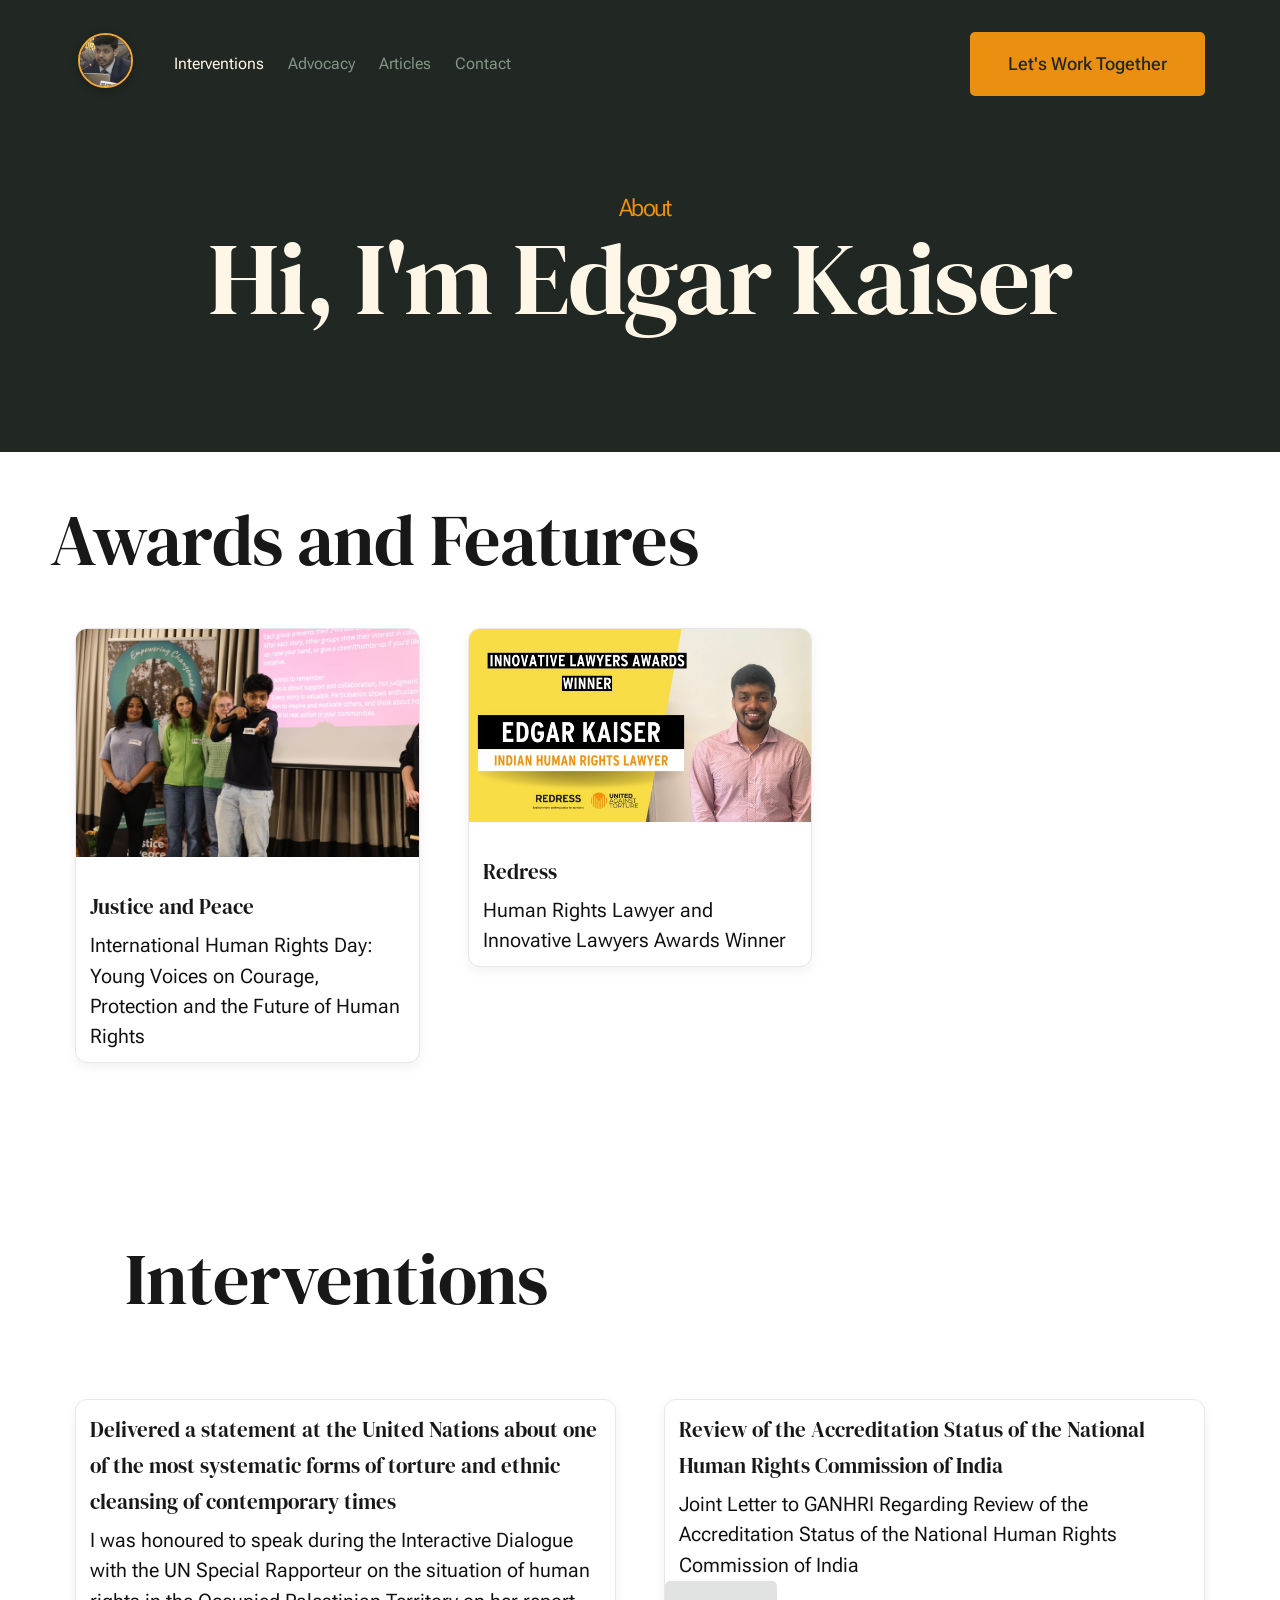
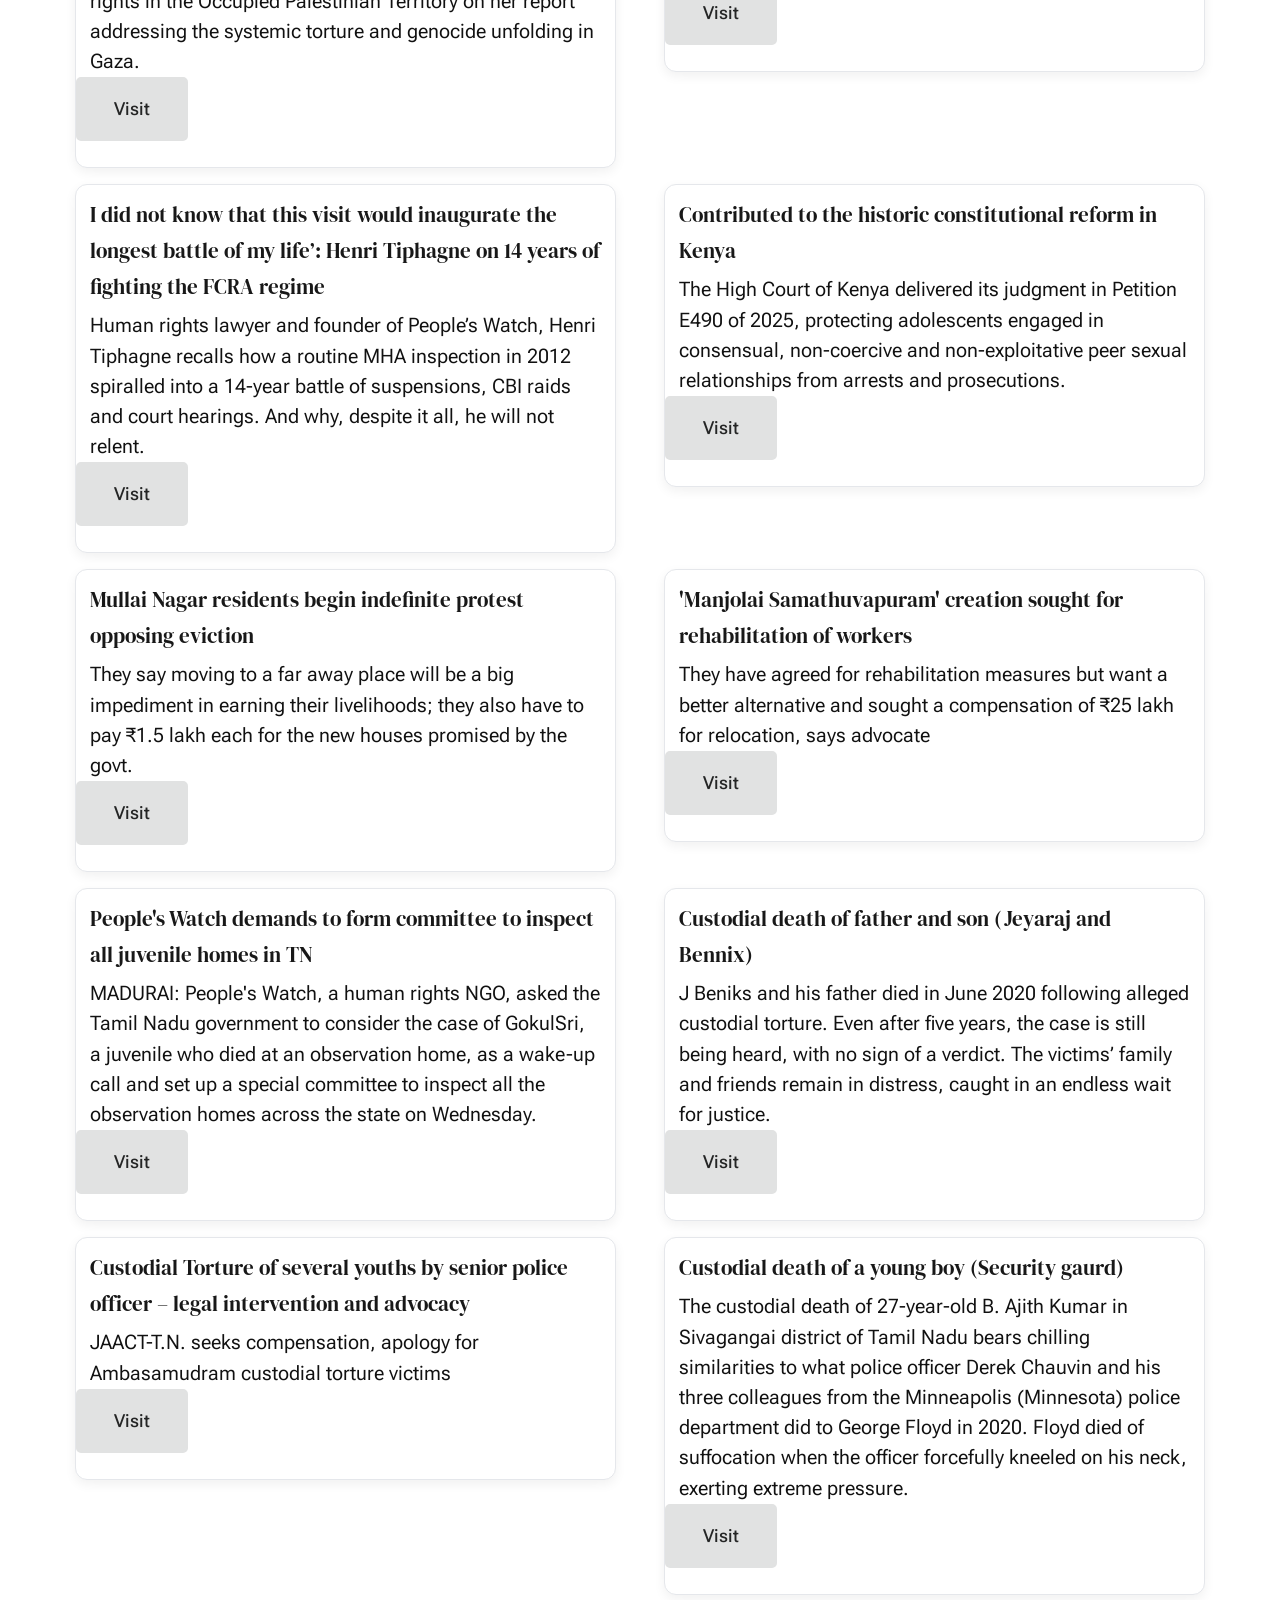
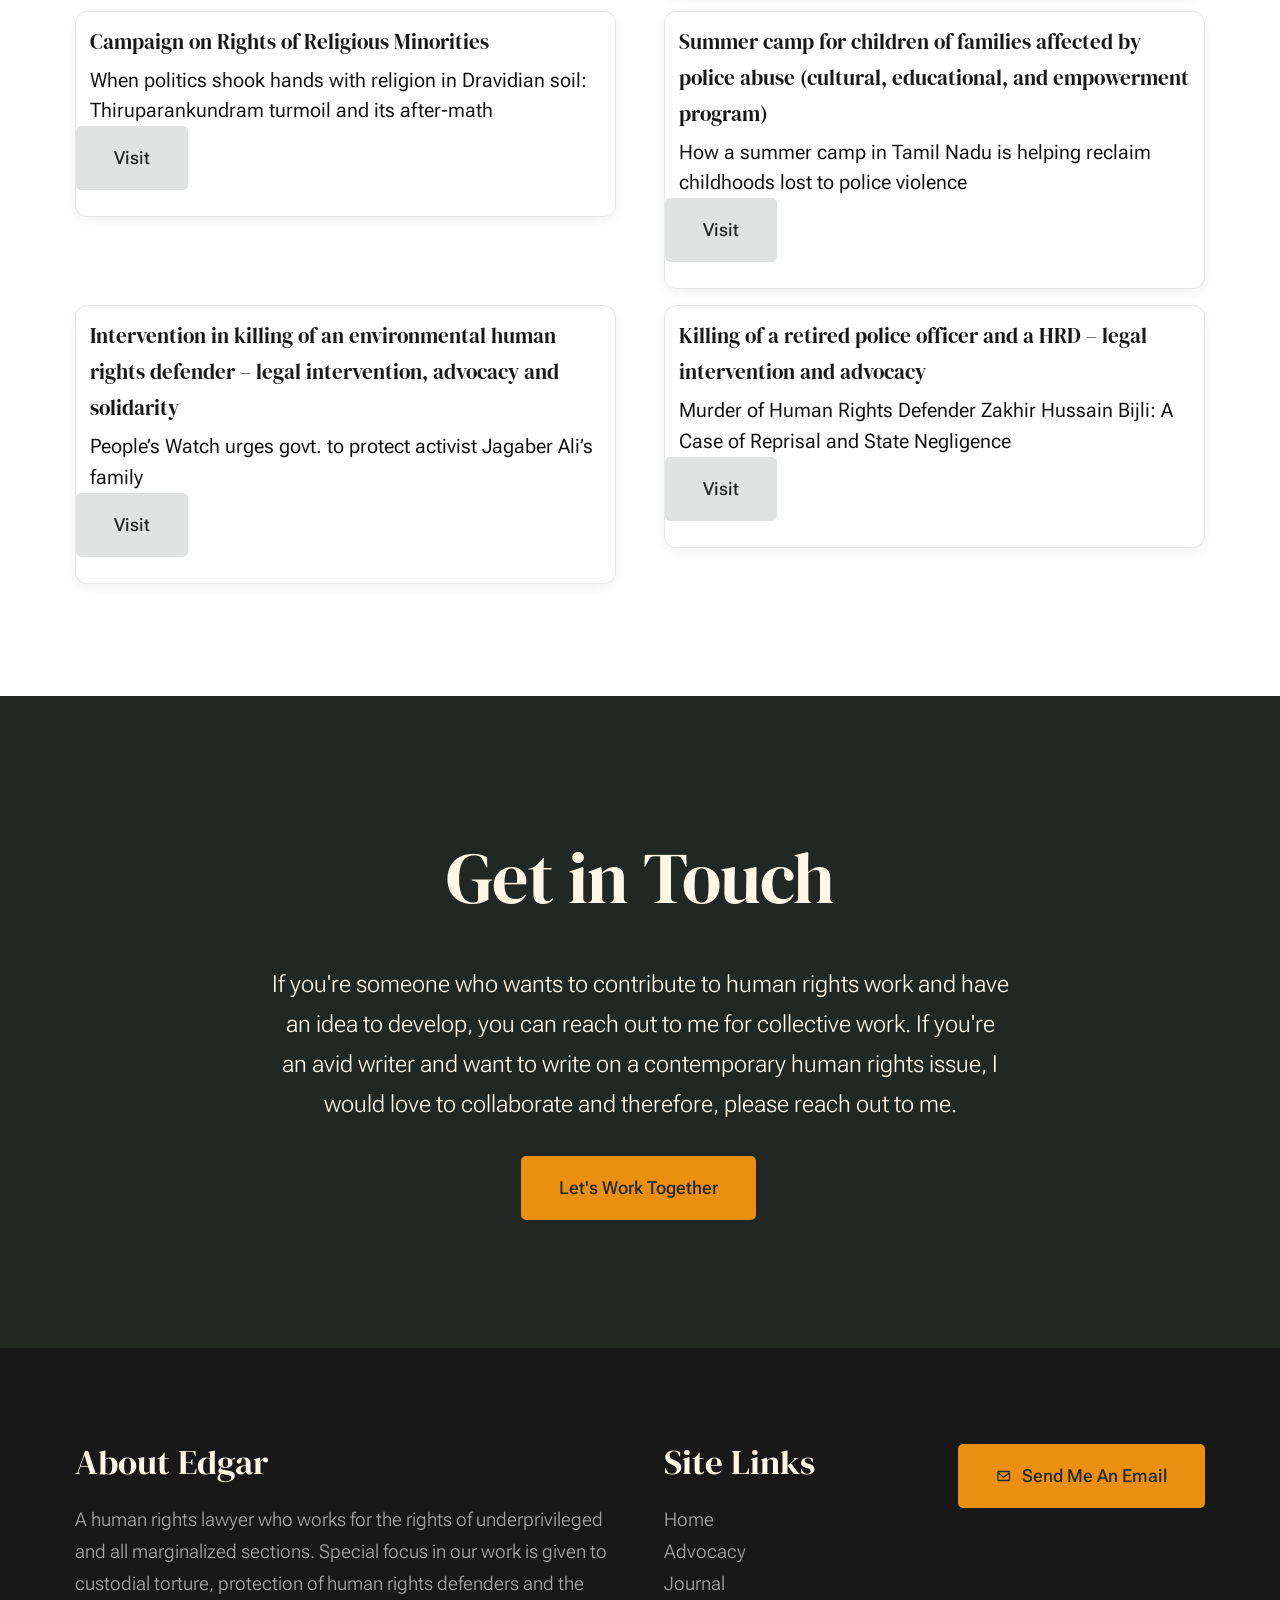
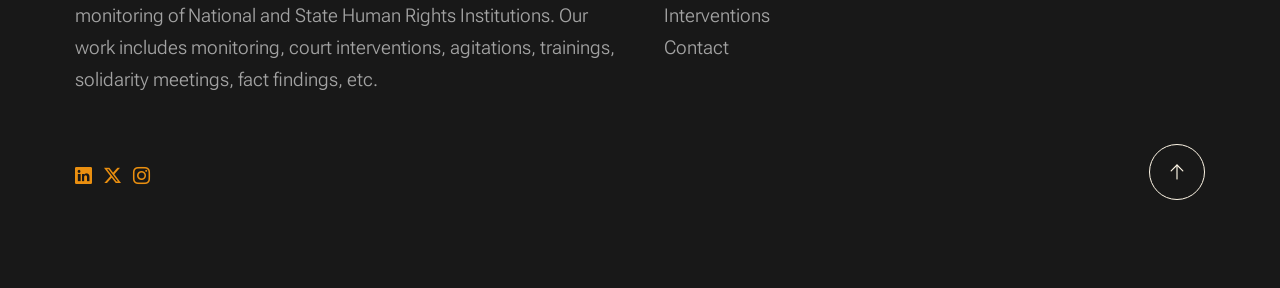
<file: about.html>
<!DOCTYPE html>
<html lang="en" class="no-js">

<head>

    <!--- basic page needs
    ================================================== -->
    <meta charset="utf-8">
    <meta name="viewport" content="width=device-width, initial-scale=1">
    <title>About - Edgar</title>

    <script>
        document.documentElement.classList.remove('no-js');
        document.documentElement.classList.add('js');
    </script>

    <!-- CSS
    ================================================== -->
    <link rel="stylesheet" href="vendor.css">
    <link rel="stylesheet" href="styles.css">

    <!-- favicons
    ================================================== -->
    <link rel="apple-touch-icon" sizes="180x180" href="apple-touch-icon.png">
    <link rel="icon" type="image/png" sizes="32x32" href="favicon-32x32.png">
    <link rel="icon" type="image/png" sizes="16x16" href="favicon-16x16.png">
    <link rel="manifest" href="site.webmanifest">
    <link rel="stylesheet" href="https://cdn.jsdelivr.net/npm/bootstrap-icons@1/font/bootstrap-icons.min.css">
</head>


<body id="top">


    <!-- preloader
    ================================================== -->
    <div id="preloader">
        <div id="loader" class="dots-fade">
            <div></div>
            <div></div>
            <div></div>
        </div>
    </div>


    <!-- page wrap
    ================================================== -->
    <div id="page" class="s-pagewrap">


        <!-- # site header 
        ================================================== -->
        <header class="s-header">

            <div class="row s-header__inner width-sixteen-col">

                <div class="s-header__block">
                    <div class="s-header__logo">
                        <a class="logo" href="index.html" style="display: flex; align-items: center;">
                            <img src="Edgar_logo.png" alt="Homepage"
                                style="width: 55px; height: 55px; border-radius: 50%; object-fit: cover; border: 2px solid hsla(35, 87%, 59%, 1); box-shadow: 0 2px 8px rgba(0,0,0,0.25);">
                        </a>
                    </div>

                    <a class="s-header__menu-toggle" href="#0"><span>Menu</span></a>
                </div> <!-- end s-header__block -->

                <nav class="s-header__nav">

                    <ul class="s-header__menu-links">
                        <li class="current"><a href="about.html">Interventions</a></li>
                        <li><a href="services.html">Advocacy</a></li>
                        <li><a href="blog.html">Articles</a></li>
                        <li><a href="contact.html">Contact</a></li>
                    </ul> <!-- s-header__menu-links -->

                    <div class="s-header__contact">
                        <a href="contact.html" class="btn btn--primary s-header__contact-btn">Let's Work Together</a>
                    </div> <!-- s-header__contact -->

                </nav> <!-- end s-header__nav -->

            </div> <!-- end s-header__inner -->

        </header> <!-- end s-header -->


        <!-- # site main content
        ================================================== -->






        <section id="content" class="s-content">

            <section class="s-pageheader pageheader">
                <div class="row">
                    <div class="column xl-12">
                        <h1 class="page-title">
                            <span class="page-title__small-type text-pretitle">About</span>
                            Hi, I'm Edgar Kaiser
                        </h1>

                    </div>
                </div>
            </section> <!-- end pageheader -->

            <h2 class="text-display-title" style="margin:50px;"> Awards and Features</h2>
            <div class="row">

                <div class="column xl-4 md-6 mob-12">
                    <div class="simple-card">
                        <a
                            href="https://justiceandpeace.nl/en/international-human-rights-day-young-voices-on-courage-protection-and-the-future-of-human-rights/">
                            <img src="Edgar_peaceandjustice.jpg" alt="Project image" loading="lazy">
                            <h3 class="simple-card__title">Justice and Peace</h3>
                        </a>
                        <p class="simple-card__desc">
                            International Human Rights Day: Young Voices on Courage, Protection and the Future of Human
                            Rights
                        </p>
                    </div>
                </div>

                <div class="column xl-4 md-6 mob-12">
                    <div class="simple-card">
                        <a
                            href="https://redress.org/news/interview-with-edgar-kaiser-indian-human-rights-lawyer-and-innovative-lawyers-awards-winner/">
                            <img src="Edgar-Kaiser-Redress-Award.jpg" alt="Project image" loading="lazy">
                            <h3 class="simple-card__title">Redress</h3>
                        </a>
                        <p class="simple-card__desc">
                            Human Rights Lawyer and Innovative Lawyers Awards Winner
                        </p>
                    </div>
                </div>

                <!-- <div class="column xl-4 md-6 mob-12">
                    <div class="simple-card">
                        <a
                            href="https://justiceandpeace.nl/en/international-human-rights-day-young-voices-on-courage-protection-and-the-future-of-human-rights/">
                            <img src="Edgar_peaceandjustice.jpg" alt="Project image" loading="lazy">
                            <h3 class="simple-card__title">International</h3>
                        </a>
                        <p class="simple-card__desc">
                            International Human Rights Day: Young Voices on Courage, Protection and the Future of Human
                            Rights
                        </p>
                    </div>
                </div> -->

            </div>

            <section class="s-pagecontent pagecontent">




                <div class="row">
                    <div class="column xl-12 grid-block">



                        <h2 class="text-display-title" style="margin:50px;"> Interventions</h2>



                        <!-- <div class="grid-full">         -->
                        <div class="grid-full grid-list-items">


                            <div class="grid-list-items__item list-items__item">
                                <div class="simple-card">

                                    <h3 class="simple-card__title">Delivered a statement at the United Nations about one
                                        of the most systematic forms of torture and ethnic cleansing of contemporary
                                        times</h3>
                                    <p class="simple-card__desc">
                                        I was honoured to speak during the Interactive Dialogue with the UN Special
                                        Rapporteur on the situation of human rights in the Occupied Palestinian
                                        Territory on her report addressing the systemic torture and genocide unfolding
                                        in Gaza.
                                    </p>
                                    <a href="https://www.instagram.com/reel/DWTEvZajQIw/?igsh=MzRlODBiNWFlZA%3D%3D"
                                        class="btn btn-primar ">Visit</a>
                                </div>
                            </div>

                            <div class="grid-list-items__item list-items__item">
                                <div class="simple-card">

                                    <h3 class="simple-card__title">Review of the Accreditation Status of the National
                                        Human Rights Commission of India</h3>
                                    <p class="simple-card__desc">
                                        Joint Letter to GANHRI Regarding Review of the Accreditation Status of the
                                        National Human Rights Commission of India



                                    </p>
                                    <a href="https://www.hrw.org/news/2024/11/27/joint-letter-ganhri-regarding-review-accreditation-status-national-human-rights"
                                        class="btn btn-primar ">Visit</a>
                                </div>
                            </div>

                            <!-- <div class="grid-list-items__item list-items__item">
                                <div class="simple-card">

                                    <h3 class="simple-card__title">Test</h3>
                                    <p class="simple-card__desc">
                                        Test

                                    </p>
                                    <a href="https://theleaflet.in/due-process/i-did-not-know-that-this-visit-would-inaugurate-the-longest-battle-of-my-life-henri-tiphagne-on-14-years-of-fighting-the-fcra-regime"
                                        class="btn btn-primar ">Visit</a>
                                </div>
                            </div> -->



                            <div class="grid-list-items__item list-items__item">
                                <div class="simple-card">

                                    <h3 class="simple-card__title">I did not know that this visit would inaugurate the
                                        longest battle of my life’: Henri Tiphagne on 14 years of fighting the FCRA
                                        regime</h3>
                                    <p class="simple-card__desc">
                                        Human rights lawyer and founder of People’s Watch, Henri Tiphagne recalls how a
                                        routine MHA inspection in 2012 spiralled into a 14-year battle of suspensions,
                                        CBI raids and court hearings. And why, despite it all, he will not relent.

                                    </p>
                                    <a href="https://theleaflet.in/due-process/i-did-not-know-that-this-visit-would-inaugurate-the-longest-battle-of-my-life-henri-tiphagne-on-14-years-of-fighting-the-fcra-regime"
                                        class="btn btn-primar ">Visit</a>
                                </div>
                            </div>

                            <div class="grid-list-items__item list-items__item">
                                <div class="simple-card">

                                    <h3 class="simple-card__title">Contributed to the historic constitutional reform in
                                        Kenya</h3>
                                    <p class="simple-card__desc">
                                        The High Court of Kenya delivered its judgment in Petition E490 of 2025,
                                        protecting adolescents engaged in consensual, non-coercive and non-exploitative
                                        peer sexual relationships from arrests and prosecutions.


                                    </p>
                                    <a href="https://www.linkedin.com/feed/update/urn:li:activity:7463152215634030593/"
                                        class="btn btn-primar ">Visit</a>
                                </div>
                            </div>



                            <div class="grid-list-items__item list-items__item">
                                <div class="simple-card">

                                    <h3 class="simple-card__title">Mullai Nagar residents begin indefinite protest
                                        opposing
                                        eviction</h3>
                                    <p class="simple-card__desc">
                                        They say moving to a far away place will be a big impediment in earning their
                                        livelihoods; they also have to pay ₹1.5 lakh each for the new houses promised by
                                        the govt.
                                    </p>
                                    <a href="https://www.thehindu.com/news/cities/Madurai/mullai-nagar-residents-begin-indefinite-protest-opposing-eviction/article68859755.ece"
                                        class="btn btn-primar ">Visit</a>
                                </div>
                            </div>


                            <div class="grid-list-items__item list-items__item">
                                <div class="simple-card">

                                    <h3 class="simple-card__title">'Manjolai Samathuvapuram' creation
                                        sought for rehabilitation of workers</h3>
                                    <p class="simple-card__desc">
                                        They have agreed for rehabilitation measures but want a better alternative and
                                        sought a compensation of ₹25 lakh for relocation, says advocate
                                    </p>
                                    <a href="https://www.peopleswatch.org/sites/default/files/reports/media/2025.04.27%20The%20Hindu.pdf"
                                        class="btn btn-primar ">Visit</a>
                                </div>
                            </div>

                            <div class="grid-list-items__item list-items__item">
                                <div class="simple-card">

                                    <h3 class="simple-card__title">People's Watch demands to form committee to inspect
                                        all juvenile homes in TN</h3>
                                    <p class="simple-card__desc">
                                        MADURAI: People's Watch, a human rights NGO, asked the Tamil Nadu government to
                                        consider the case of GokulSri, a juvenile who died at an observation home, as a
                                        wake-up call and set up a special committee to inspect all the observation homes
                                        across the state on Wednesday.
                                    </p>
                                    <a href="https://www.newindianexpress.com/states/tamil-nadu/2023/Jan/18/peoples-watch-demands-to-form-committee-to-inspect-all-juvenile-homes-in-tn-2539106.html"
                                        class="btn btn-primar ">Visit</a>
                                </div>
                            </div>

                            <div class="grid-list-items__item list-items__item">
                                <div class="simple-card">

                                    <h3 class="simple-card__title">Custodial death of father and son (Jeyaraj and
                                        Bennix)</h3>
                                    <p class="simple-card__desc">
                                        J Beniks and his father died in June 2020 following alleged custodial torture.
                                        Even after five years, the case is still being heard, with no sign of a verdict.
                                        The victims’
                                        family and friends remain in distress, caught in an endless wait for justice.

                                    </p>
                                    <a href="https://www.peopleswatch.org/sites/default/files/reports/media/2025.06.23%20South%20First.pdf"
                                        class="btn btn-primar ">Visit</a>
                                </div>
                            </div>


                            <div class="grid-list-items__item list-items__item">
                                <div class="simple-card">

                                    <h3 class="simple-card__title">Custodial Torture of several youths by senior police
                                        officer – legal intervention and advocacy</h3>
                                    <p class="simple-card__desc">
                                        JAACT-T.N. seeks compensation, apology for
                                        Ambasamudram custodial torture victims
                                    </p>
                                    <a href="https://www.peopleswatch.org/media/peoples-watch-media/jaact-tn-seeks-compensation-apology-ambasamudram-custodial-torture-victims"
                                        class="btn btn-primar ">Visit</a>
                                </div>
                            </div>



                            <div class="grid-list-items__item list-items__item">
                                <div class="simple-card">

                                    <h3 class="simple-card__title">Custodial death of a young boy (Security gaurd)</h3>
                                    <p class="simple-card__desc">
                                        The custodial death of 27-year-old B. Ajith Kumar in Sivagangai district of
                                        Tamil Nadu bears chilling similarities to what police officer Derek Chauvin and
                                        his three colleagues from the Minneapolis (Minnesota) police department did to
                                        George Floyd in 2020. Floyd died of suffocation when the officer forcefully
                                        kneeled on his neck, exerting extreme pressure.
                                    </p>
                                    <a href="https://peopleswatch.org/media/peoples-watch-media/how-many-more-ajith-kumars"
                                        class="btn btn-primar ">Visit</a>
                                </div>
                            </div>


                            <div class="grid-list-items__item list-items__item">
                                <div class="simple-card">

                                    <h3 class="simple-card__title">Campaign on Rights of Religious Minorities</h3>
                                    <p class="simple-card__desc">
                                        When politics shook hands with religion in Dravidian soil: Thiruparankundram
                                        turmoil and its after-math
                                    </p>
                                    <a href="https://maktoobmedia.com/opinion/when-politics-shook-hands-with-religion-in-dravidian-soil-thiruparankundram-turmoil-and-its-after-math/"
                                        class="btn btn-primar ">Visit</a>
                                </div>
                            </div>



                            <div class="grid-list-items__item list-items__item">
                                <div class="simple-card">

                                    <h3 class="simple-card__title">Summer camp for children of families affected by
                                        police abuse (cultural, educational, and empowerment program)</h3>
                                    <p class="simple-card__desc">
                                        How a summer camp in Tamil Nadu is helping reclaim childhoods lost to police
                                        violence
                                    </p>
                                    <a href="https://www.thenewsminute.com/tamil-nadu/how-a-summer-camp-in-tamil-nadu-is-helping-reclaim-childhoods-lost-to-police-violence"
                                        class="btn btn-primar ">Visit</a>
                                </div>
                            </div>

                            <div class="grid-list-items__item list-items__item">
                                <div class="simple-card">

                                    <h3 class="simple-card__title">Intervention in killing of an environmental human
                                        rights defender – legal intervention, advocacy and solidarity</h3>
                                    <p class="simple-card__desc">
                                        People’s Watch urges govt. to protect activist Jagaber Ali’s family
                                    </p>
                                    <a href="https://www.thehindu.com/news/cities/Madurai/peoples-watch-urges-govt-to-protect-activist-jagaber-alis-family/article69140168.ece"
                                        class="btn btn-primar ">Visit</a>
                                </div>
                            </div>


                            <div class="grid-list-items__item list-items__item">
                                <div class="simple-card">

                                    <h3 class="simple-card__title">Killing of a retired police officer and a HRD – legal
                                        intervention and advocacy</h3>
                                    <p class="simple-card__desc">
                                        Murder of Human Rights Defender Zakhir Hussain Bijli: A Case of Reprisal and
                                        State Negligence
                                    </p>
                                    <a href="https://hrdaindia.org/murder-of-human-rights-defender-zakhir-hussain-bijli-a-case-of-reprisal-and-state-negligence"
                                        class="btn btn-primar ">Visit</a>
                                </div>
                            </div>




                        </div> <!-- grid-list-items -->
                        <!-- </div>     -->

                    </div> <!-- end grid-block-->
                </div> <!-- end row -->

                <!-- pagination -->
                <!-- <div class="row navigation pagination">
                    <div class="column xl-12">
                        <nav class="pgn">
                            <ul>
                                <li>
                                    <a class="pgn__prev" href="#0">
                                        <svg xmlns="http://www.w3.org/2000/svg" width="24" height="24"
                                            viewBox="0 0 24 24">
                                            <path
                                                d="M12.707 17.293L8.414 13H18v-2H8.414l4.293-4.293-1.414-1.414L4.586 12l6.707 6.707z" />
                                        </svg>
                                    </a>
                                </li>
                                <li><a class="pgn__num" href="#0">1</a></li>
                                <li><span class="pgn__num current">2</span></li>
                                <li><a class="pgn__num" href="#0">3</a></li>
                                <li><a class="pgn__num" href="#0">4</a></li>
                                <li><a class="pgn__num" href="#0">5</a></li>
                                <li><span class="pgn__num dots">…</span></li>
                                <li><a class="pgn__num" href="#0">8</a></li>
                                <li>
                                    <a class="pgn__next" href="#0">
                                        <svg xmlns="http://www.w3.org/2000/svg" width="24" height="24"
                                            viewBox="0 0 24 24">
                                            <path
                                                d="M11.293 17.293l1.414 1.414L19.414 12l-6.707-6.707-1.414 1.414L15.586 11H6v2h9.586z" />
                                        </svg>
                                    </a>
                                </li>
                            </ul>
                        </nav>
                    </div> <!-- end column -->
                <!-- </div>  -->
                <!-- end pagination -->

            </section>

        </section> <!-- s-content-->

        <!-- # cta
        ================================================== -->
        <section id="cta" class="s-cta">

            <div class="row row-x-center text-center">
                <div class="column xl-8 lg-12">

                    <div class="s-cta__content">
                        <h2 class="text-display-title">
                            Get in Touch
                        </h2>
                        <p class="lead">
                            If you're someone who wants to contribute to human rights work and have an idea to develop,
                            you can reach out to me for collective work. If you're an avid writer and want to write on a
                            contemporary human rights issue, I would love to collaborate and therefore, please reach out
                            to me.
                        </p>
                        <a href="contact.html" class="btn btn--primary">Let's Work Together</a>
                    </div>

                </div>
            </div>

        </section> <!-- end s-cta -->


        <!-- # footer 
        ================================================== -->
        <footer class="s-footer">
            <div class="row s-footer__content">
                <div class="column xl-6 lg-6 md-12 s-footer__block s-footer__about">
                    <h3>About Edgar</h3>
                    <p>
                        A human rights lawyer who works for the rights of underprivileged and all marginalized sections.
                        Special focus in our work is given to custodial torture, protection of human rights defenders
                        and the monitoring of National and State Human Rights Institutions. Our work includes
                        monitoring, court interventions, agitations, trainings, solidarity meetings, fact findings, etc.
                    </p>
                </div>
                <div class="column xl-3 lg-6 md-12 s-footer__block s-footer__site-links">
                    <h3>Site Links</h3>
                    <ul class="link-list">
                        <li><a href="index.html">Home</a></li>
                        <li><a href="services.html">Advocacy</a></li>
                        <li><a href="blog.html">Journal</a></li>
                        <li><a href="about.html">Interventions</a></li>
                        <li><a href="contact.html">Contact</a></li>

                    </ul>
                </div>
                <div class="column xl-3 lg-6 md-12 tab-12 s-footer__block s-footer__newsletter">




                    <a href="mailto:edgar@pwtn.org" class="btn btn--primary u-fullwidth contact-btn">
                        <svg xmlns="http://www.w3.org/2000/svg" width="24" height="24" viewBox="0 0 24 24"
                            style="fill: rgba(0, 0, 0, 1);transform: ;msFilter:;">
                            <path
                                d="M20 4H4c-1.103 0-2 .897-2 2v12c0 1.103.897 2 2 2h16c1.103 0 2-.897 2-2V6c0-1.103-.897-2-2-2zm0 2v.511l-8 6.223-8-6.222V6h16zM4 18V9.044l7.386 5.745a.994.994 0 0 0 1.228 0L20 9.044 20.002 18H4z">
                            </path>
                        </svg>
                        Send Me An Email
                    </a>


                </div>
            </div>

            <div class="row s-footer__bottom">
                <div class="column xl-6 lg-12">
                    <ul class="s-footer__social social-list">
                        <li>
                            <a
                                href="https://www.linkedin.com/in/edgarhumanize?utm_source=share&utm_campaign=share_via&utm_content=profile&utm_medium=android_app">
                                <i class="bi bi-linkedin" aria-hidden="true"></i>
                                <span class="u-screen-reader-text">Linkedin</span>
                            </a>
                        </li>
                        <li>
                            <a href="https://x.com/Edgar_k2000?t=UGSVrvuaHYvtocIF7wQYoQ&s=08">
                                <i class="bi bi-twitter-x" aria-hidden="true"></i>
                                <span class="u-screen-reader-text">Twitter</span>
                            </a>
                        </li>
                        <li>
                            <a href="https://www.instagram.com/edgar__kaiser?utm_source=qr&igsh=MW0xZGRlcDZzZmNhMw==">
                                <i class="bi bi-instagram" aria-hidden="true"></i>
                                <span class="u-screen-reader-text">Instagram</span>
                            </a>
                        </li>
                        <li>
                            <!-- <a href="#0">
                                <i class="bi bi-dribbble" aria-hidden="true"></i>
                                <span class="u-screen-reader-text">Dribbble</span>
                            </a> -->
                        </li>
                    </ul> <!-- end s-footer__social -->
                </div>


                <div class="ss-go-top">
                    <a class="smoothscroll" title="Back to Top" href="#top">
                        <svg xmlns="http://www.w3.org/2000/svg" viewBox="0 0 24 24" width="36" height="36" fill="none"
                            stroke="#ffffff" stroke-width="1" stroke-linecap="round" stroke-linejoin="round">
                            <polyline points="17 11 12 6 7 11"></polyline>
                            <line x1="12" y1="18" x2="12" y2="6"></line>
                        </svg>
                    </a>
                </div> <!-- end ss-go-top -->
            </div>

        </footer> <!-- end s-footer -->
    </div> <!-- end page-wrap -->

    <!-- Java Script
    ================================================== -->
    <script src="plugins.js"></script>
    <script src="main.js"></script>

</body>

</html>
</file>
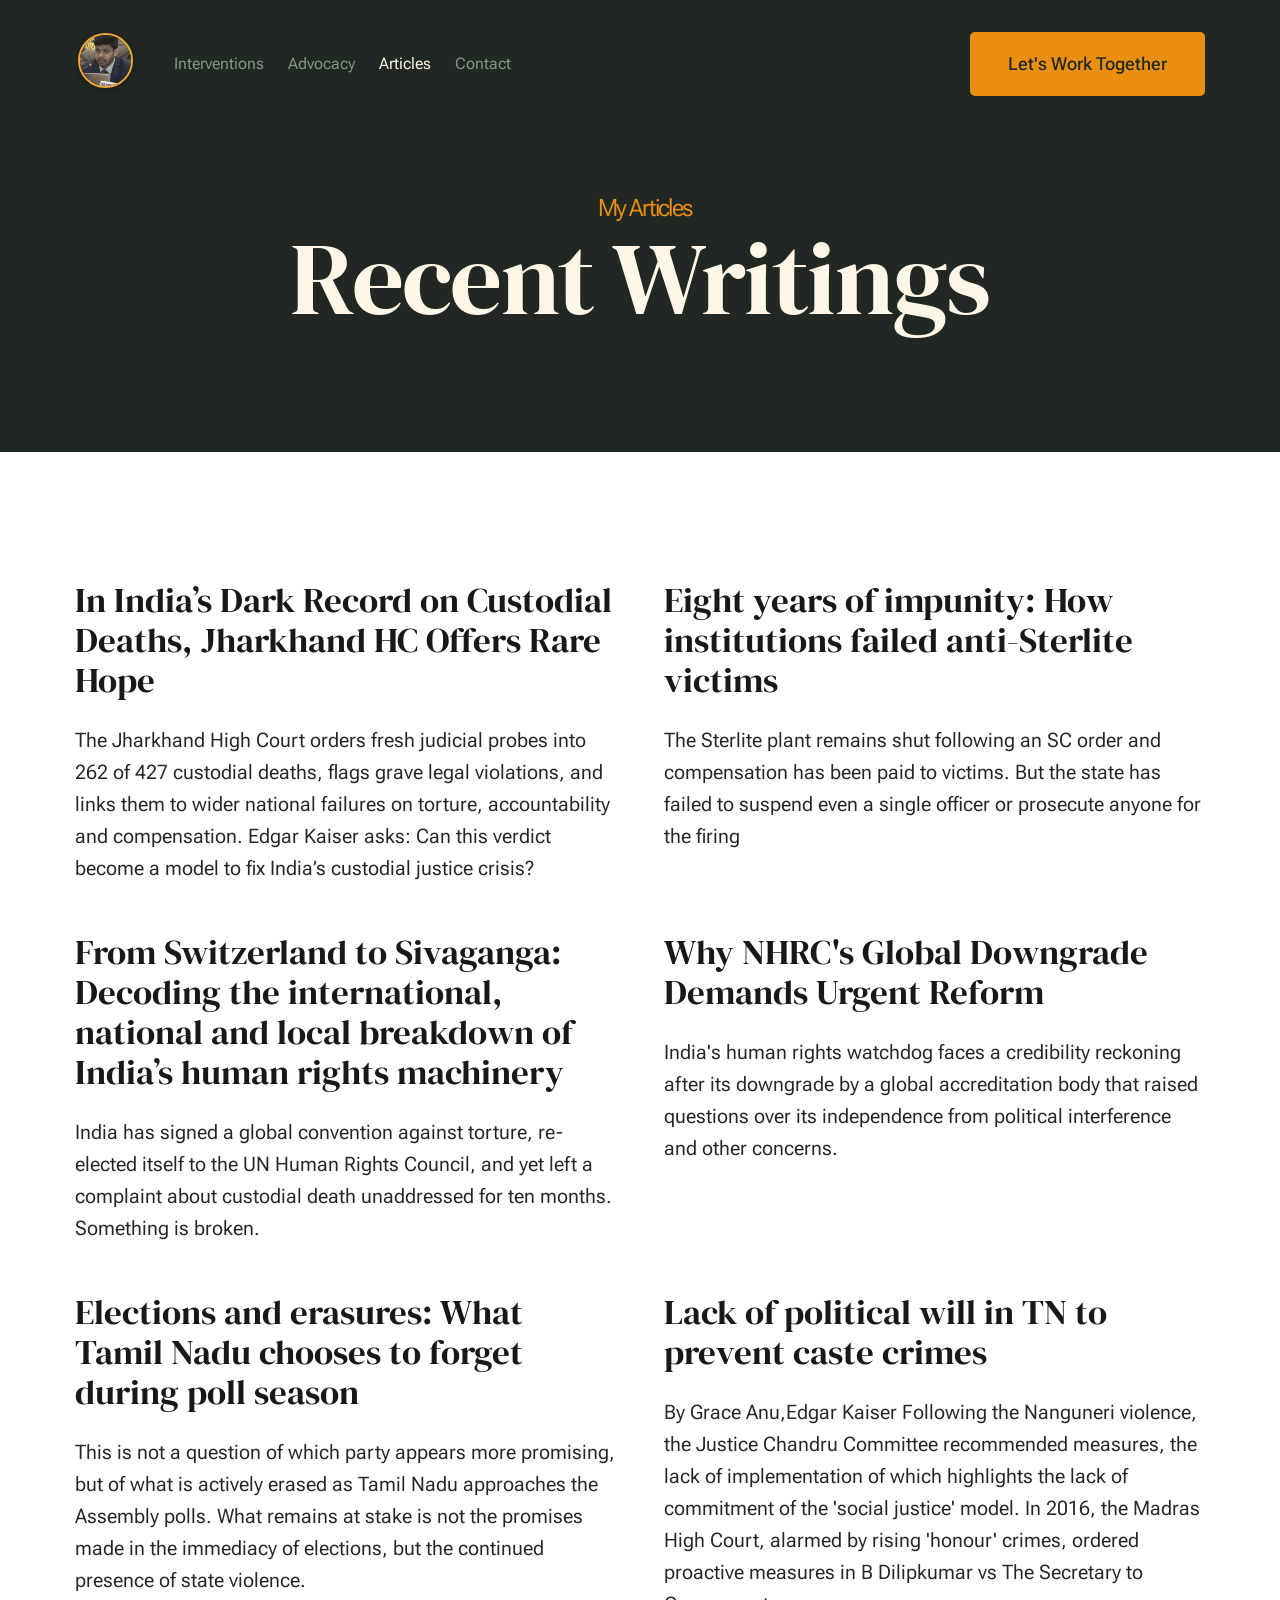
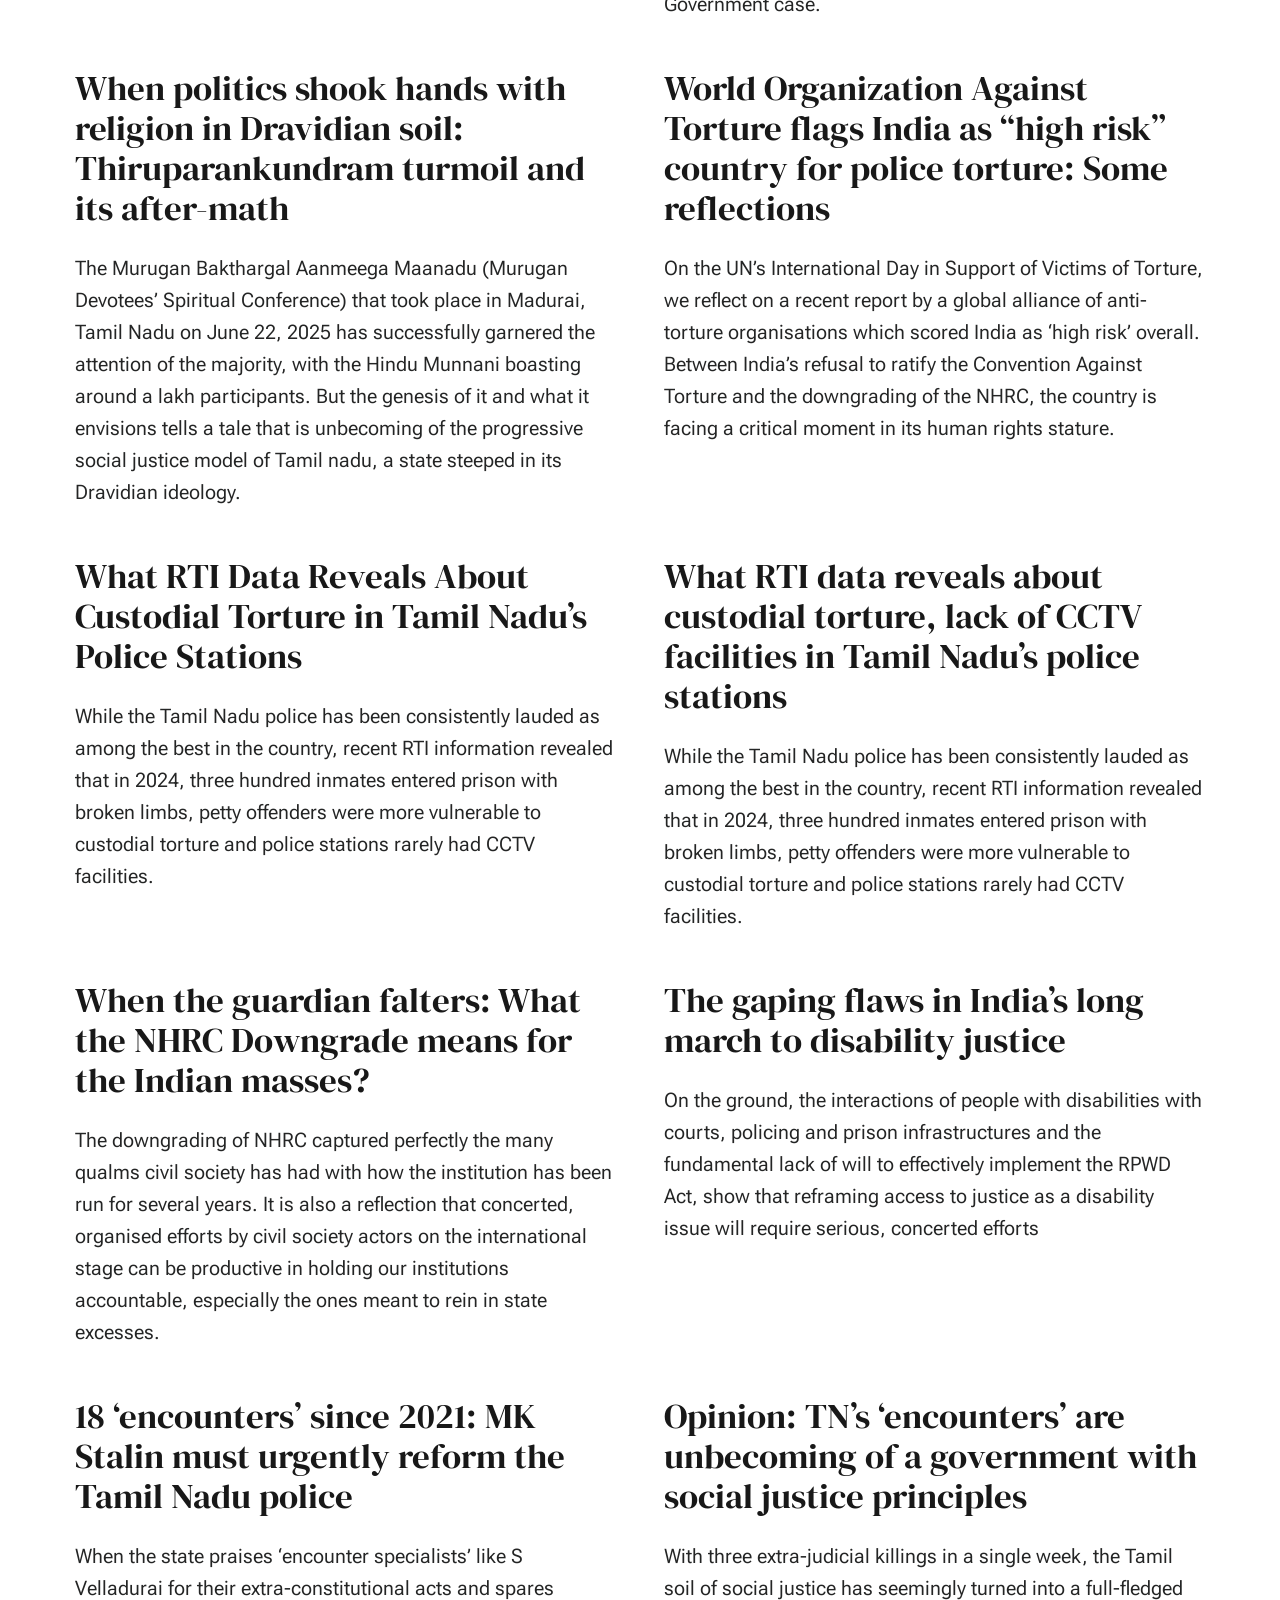
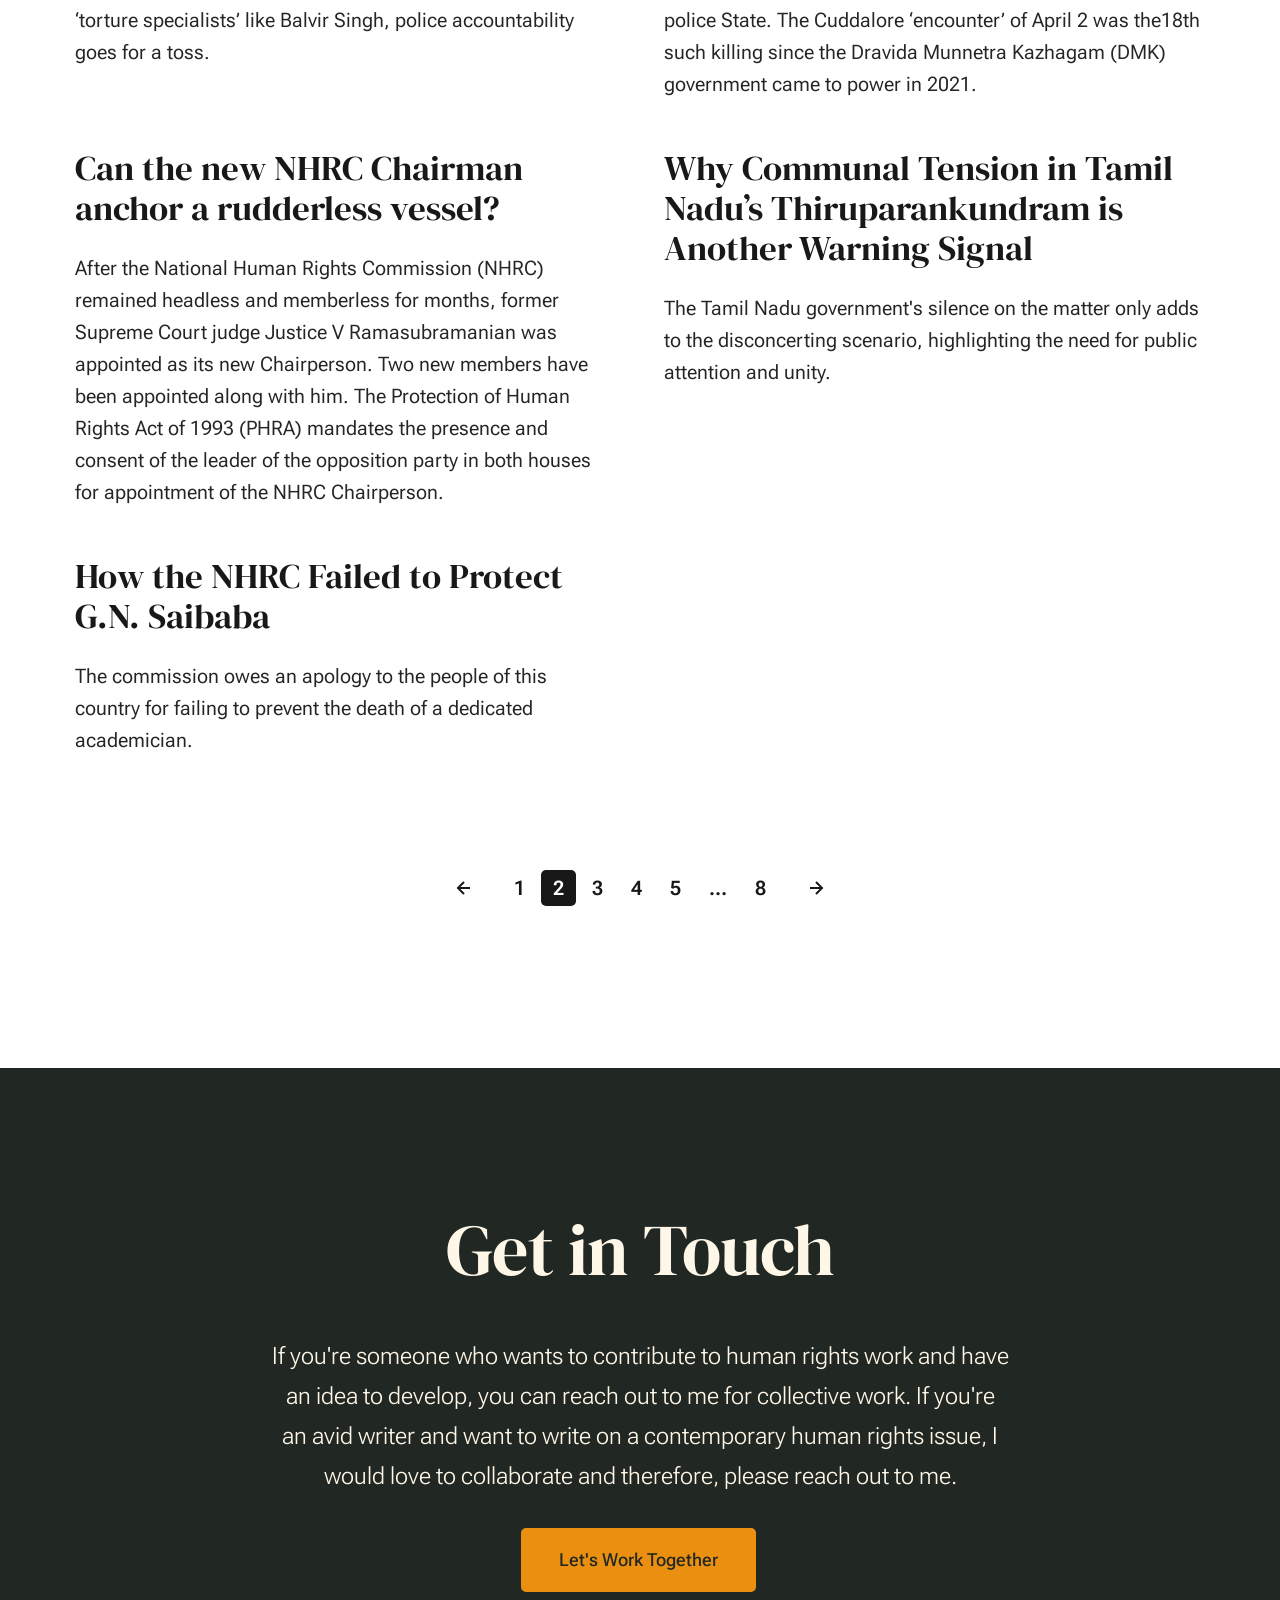
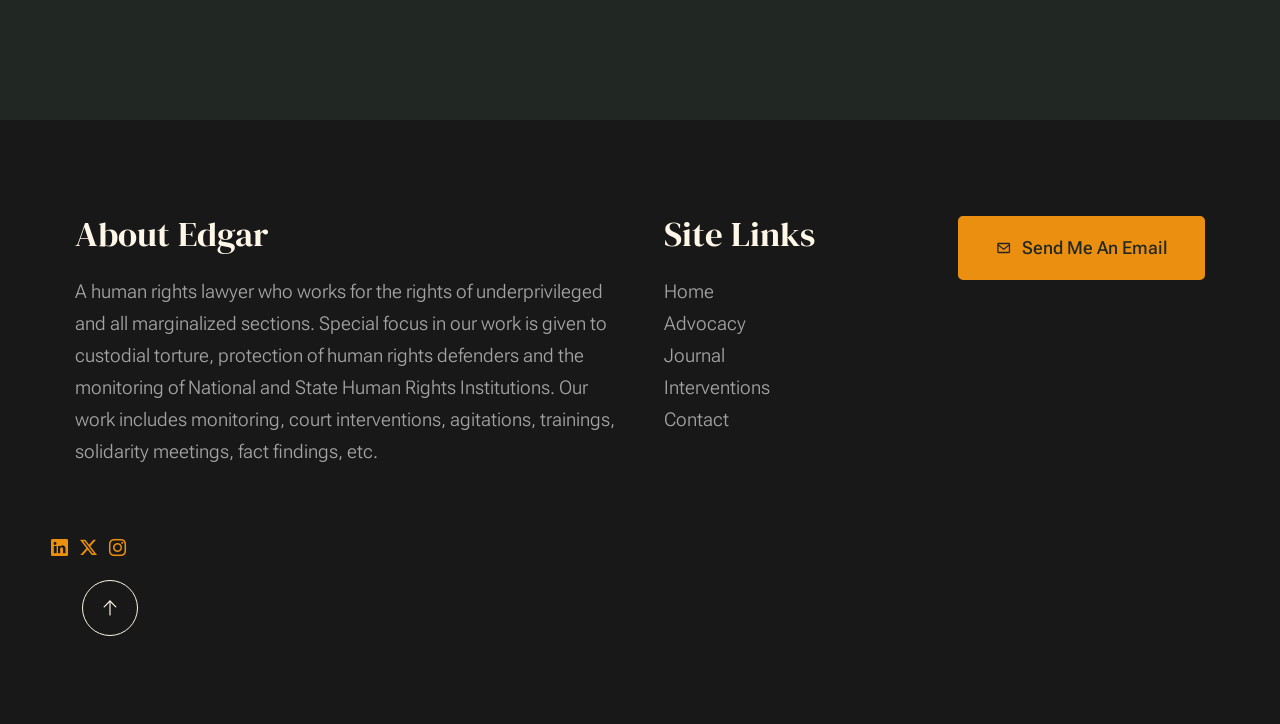
<file: blog.html>
<!DOCTYPE html>
<html lang="en" class="no-js">

<head>

    <!--- basic page needs
    ================================================== -->
    <meta charset="utf-8">
    <meta name="viewport" content="width=device-width, initial-scale=1">
    <title>Blog - Edgar</title>

    <script>
        document.documentElement.classList.remove('no-js');
        document.documentElement.classList.add('js');
    </script>

    <!-- CSS
    ================================================== -->
    <link rel="stylesheet" href="vendor.css">
    <link rel="stylesheet" href="styles.css">
    <link rel="stylesheet" href="https://cdn.jsdelivr.net/npm/bootstrap-icons@1/font/bootstrap-icons.min.css">


    <!-- favicons
    ================================================== -->
    <link rel="apple-touch-icon" sizes="180x180" href="apple-touch-icon.png">
    <link rel="icon" type="image/png" sizes="32x32" href="favicon-32x32.png">
    <link rel="icon" type="image/png" sizes="16x16" href="favicon-16x16.png">
    <link rel="manifest" href="site.webmanifest">

</head>


<body id="top">


    <!-- preloader
    ================================================== -->
    <div id="preloader">
        <div id="loader" class="dots-fade">
            <div></div>
            <div></div>
            <div></div>
        </div>
    </div>


    <!-- page wrap
    ================================================== -->
    <div id="page" class="s-pagewrap">

        <!-- # site header 
        ================================================== -->
        <header class="s-header">

            <div class="row s-header__inner width-sixteen-col">

                <div class="s-header__block">
                    <div class="s-header__logo">
                        <a class="logo" href="index.html" style="display: flex; align-items: center;">
                            <img src="Edgar_logo.png" alt="Homepage"
                                style="width: 55px; height: 55px; border-radius: 50%; object-fit: cover; border: 2px solid hsla(35, 87%, 59%, 1); box-shadow: 0 2px 8px rgba(0,0,0,0.25);">
                        </a>
                    </div>

                    <a class="s-header__menu-toggle" href="#0"><span>Menu</span></a>
                </div> <!-- end s-header__block -->


                <nav class="s-header__nav">

                    <ul class="s-header__menu-links">

                        <li><a href="about.html">Interventions</a></li>
                        <li><a href="services.html">Advocacy</a></li>
                        <li class="current"><a href="blog.html">Articles</a></li>
                        <li><a href="contact.html">Contact</a></li>
                    </ul> <!-- s-header__menu-links -->

                    <div class="s-header__contact">
                        <a href="contact.html" class="btn btn--primary s-header__contact-btn">Let's Work Together</a>
                    </div> <!-- s-header__contact -->

                </nav> <!-- end s-header__nav -->

            </div> <!-- end s-header__inner -->

        </header> <!-- end s-header -->


        <!-- # site main content
        ================================================== -->
        <section id="content" class="s-content">

            <section class="s-pageheader pageheader">
                <div class="row">
                    <div class="column xl-12">
                        <h1 class="page-title">
                            <span class="page-title__small-type text-pretitle">My Articles</span>
                            Recent Writings
                        </h1>
                    </div>
                </div>
            </section>

            <section class="s-pagecontent pagecontent">

                <div class="row">
                    <div class="column xl-12 grid-block">

                        <!-- <div class="grid-full">         -->
                        <div class="grid-full grid-list-items">

                            <div class="grid-list-items__item blog-card"> <!--start blog card-->
                                <div class="blog-card__header">
                                    <div class="blog-card__cat-links">
                                        <a href="blog.html"></a>
                                    </div>
                                    <h3 class="blog-card__title"><a
                                            href="https://www.thequint.com/opinion/jharkhand-high-court-custodial-death-verdict-offers-rare-hope">In
                                            India’s Dark Record on Custodial Deaths, Jharkhand HC Offers Rare Hope
                                        </a></h3>
                                </div>
                                <div class="blog-card__text">
                                    <p>
                                        The Jharkhand High Court orders fresh judicial probes into 262 of 427 custodial
                                        deaths, flags grave legal violations, and links them to wider national failures
                                        on torture, accountability and compensation. Edgar Kaiser asks: Can this verdict
                                        become a model to fix India’s custodial justice crisis?
                                    </p>
                                </div>
                            </div> <!-- end blog-card -->


                            <div class="grid-list-items__item blog-card"> <!--start blog card-->
                                <div class="blog-card__header">
                                    <div class="blog-card__cat-links">
                                        <a href="blog.html"></a>
                                    </div>
                                    <h3 class="blog-card__title"><a
                                            href="https://www.newindianexpress.com/states/tamil-nadu/2026/May/23/eight-years-of-impunity-how-institutions-failed-anti-sterlite-victims">Eight years of impunity: How institutions failed anti-Sterlite victims
                                        </a></h3>
                                </div>
                                <div class="blog-card__text">
                                    <p>
                                        The Sterlite plant remains shut following an SC order and compensation has been paid to victims. But the state has failed to suspend even a single officer or prosecute anyone for the firing

                                    </p>
                                </div>
                            </div> <!-- end blog-card -->


    


                            <div class="grid-list-items__item blog-card"> <!--start blog card-->
                                <div class="blog-card__header">
                                    <div class="blog-card__cat-links">
                                        <a href="blog.html"></a>
                                    </div>
                                    <h3 class="blog-card__title"><a
                                            href="https://theleaflet.in/due-process/from-switzerland-to-sivaganga-decoding-the-international-national-and-local-breakdown-of-indias-human-rights-machinery">From
                                            Switzerland to Sivaganga: Decoding the international, national and local
                                            breakdown of India’s human rights machinery
                                        </a></h3>
                                </div>
                                <div class="blog-card__text">
                                    <p>
                                        India has signed a global convention against torture, re-elected itself to the
                                        UN Human Rights Council, and yet left a complaint about custodial death
                                        unaddressed for ten months. Something is broken.

                                    </p>
                                </div>
                            </div> <!-- end blog-card -->

                            <div class="grid-list-items__item blog-card"> <!--start blog card-->
                                <div class="blog-card__header">
                                    <div class="blog-card__cat-links">
                                        <a href="blog.html"></a>
                                    </div>
                                    <h3 class="blog-card__title"><a
                                            href="https://thewire.in/rights/why-nhrcs-global-downgrade-demands-urgent-reform">
                                            Why NHRC's Global Downgrade Demands Urgent Reform
                                        </a></h3>
                                </div>
                                <div class="blog-card__text">
                                    <p>
                                        India's human rights watchdog faces a credibility reckoning after its downgrade
                                        by a global accreditation body that raised questions over its independence from
                                        political interference and other concerns.
                                    </p>
                                </div>
                            </div> <!-- end blog-card -->





                            <div class="grid-list-items__item blog-card">
                                <div class="blog-card__header">
                                    <div class="blog-card__cat-links">
                                    </div>
                                    <h3 class="blog-card__title"><a
                                            href="https://www.thenewsminute.com/tamil-nadu/elections-and-erasures-what-tamil-nadu-chooses-to-forget-during-poll-season">Elections
                                            and erasures: What Tamil Nadu chooses to forget during poll season</a>
                                    </h3>
                                </div>
                                <div class="blog-card__text">
                                    <p>
                                        This is not a question of which party appears more promising, but of what is
                                        actively erased as Tamil Nadu approaches the Assembly polls. What remains at
                                        stake is not the promises made in the immediacy of elections, but the continued
                                        presence of state violence.

                                    </p>
                                </div>
                            </div>


                            <div class="grid-list-items__item blog-card"> <!--start blog card-->
                                <div class="blog-card__header">
                                    <div class="blog-card__cat-links">
                                        <a href="blog.html"></a>
                                    </div>
                                    <h3 class="blog-card__title"><a
                                            href="https://www.newindianexpress.com/states/tamil-nadu/2025/Aug/16/lack-of-political-will-in-tn-to-prevent-caste-crimes">Lack
                                            of political will in TN to prevent caste crimes</a></h3>
                                </div>
                                <div class="blog-card__text">
                                    <p>
                                        By Grace Anu,Edgar Kaiser Following the Nanguneri violence, the Justice Chandru
                                        Committee recommended measures, the lack of implementation of which highlights
                                        the lack of commitment of the 'social justice' model. In 2016, the Madras High
                                        Court, alarmed by rising 'honour' crimes, ordered proactive measures in B
                                        Dilipkumar vs The Secretary to Government case.
                                    </p>
                                </div>
                            </div> <!-- end blog-card -->


                            <div class="grid-list-items__item blog-card">
                                <div class="blog-card__header">
                                    <div class="blog-card__cat-links">
                                    </div>
                                    <h3 class="blog-card__title"><a
                                            href="https://maktoobmedia.com/opinion/when-politics-shook-hands-with-religion-in-dravidian-soil-thiruparankundram-turmoil-and-its-after-math/">When
                                            politics shook hands with
                                            religion in Dravidian soil: Thiruparankundram turmoil and its after-math</a>
                                    </h3>
                                </div>
                                <div class="blog-card__text">
                                    <p>
                                        The Murugan Bakthargal Aanmeega Maanadu (Murugan Devotees’ Spiritual Conference)
                                        that took place in Madurai, Tamil Nadu on June 22, 2025 has successfully
                                        garnered the attention of the majority, with the Hindu Munnani boasting around a
                                        lakh participants. But the genesis of it and what it envisions tells a tale that
                                        is unbecoming of the progressive social justice model of Tamil nadu, a state
                                        steeped in its Dravidian ideology.
                                    </p>
                                </div>
                            </div> <!-- end blog-card -->
                            <div class="grid-list-items__item blog-card">
                                <div class="blog-card__header">
                                    <div class="blog-card__cat-links">

                                    </div>
                                    <h3 class="blog-card__title"><a
                                            href="https://theleaflet.in/explainer/world-organization-against-torture-flags-india-has-high-risk-country-for-police-torture-some-reflections">World
                                            Organization Against Torture flags India as “high risk” country for police
                                            torture: Some reflections</a></h3>
                                </div>
                                <div class="blog-card__text">
                                    <p>
                                        On the UN’s International Day in Support of Victims of Torture, we reflect on a
                                        recent report by a global alliance of anti-torture organisations which scored
                                        India as ‘high risk’ overall. Between India’s refusal to ratify the Convention
                                        Against Torture and the downgrading of the NHRC, the country is facing a
                                        critical moment in its human rights stature.
                                    </p>
                                </div>
                            </div> <!-- end blog card -->
                            <div class="grid-list-items__item blog-card">
                                <div class="blog-card__header">
                                    <div class="blog-card__cat-links">

                                    </div>
                                    <h3 class="blog-card__title"><a
                                            href="https://www.newsclick.in/what-rti-data-reveals-about-custodial-torture-tamil-nadus-police-stations">What
                                            RTI Data Reveals About
                                            Custodial Torture in Tamil Nadu’s Police Stations</a></h3>
                                </div>
                                <div class="blog-card__text">
                                    <p>
                                        While the Tamil Nadu police has been consistently lauded as among the best in
                                        the country, recent RTI information revealed that in 2024, three hundred inmates
                                        entered prison with broken limbs, petty offenders were more vulnerable to
                                        custodial torture and police stations rarely had CCTV facilities.
                                    </p>
                                </div>
                            </div> <!-- end blog-card -->
                            <div class="grid-list-items__item blog-card">
                                <div class="blog-card__header">
                                    <div class="blog-card__cat-links">

                                    </div>
                                    <h3 class="blog-card__title"><a
                                            href="https://theleaflet.in/due-process/what-rti-data-reveals-about-custodial-torture-lack-of-cctv-facilities-in-tamil-nadus-police-stations">What
                                            RTI data reveals about
                                            custodial torture, lack of CCTV facilities in Tamil Nadu’s police
                                            stations</a></h3>
                                </div>
                                <div class="blog-card__text">
                                    <p>
                                        While the Tamil Nadu police has been consistently lauded as among the best in
                                        the country, recent RTI information revealed that in 2024, three hundred inmates
                                        entered prison with broken limbs, petty offenders were more vulnerable to
                                        custodial torture and police stations rarely had CCTV facilities.
                                    </p>
                                </div>
                            </div> <!-- end blog-card -->
                            <div class="grid-list-items__item blog-card">
                                <div class="blog-card__header">
                                    <div class="blog-card__cat-links">

                                    </div>
                                    <h3 class="blog-card__title"><a
                                            href="https://theleaflet.in/international-law-world-affairs/when-the-guardian-falters-what-the-nhrc-downgrade-means-for-the-indian-masses">When
                                            the guardian falters: What
                                            the NHRC Downgrade means for the Indian masses?</a></h3>
                                </div>
                                <div class="blog-card__text">
                                    <p>
                                        The downgrading of NHRC captured perfectly the many qualms civil society has had
                                        with how the institution has been run for several years. It is also a reflection
                                        that concerted, organised efforts by civil society actors on the international
                                        stage can be productive in holding our institutions accountable, especially the
                                        ones meant to rein in state excesses.
                                    </p>
                                </div>
                            </div> <!-- end blog-card -->
                            <div class="grid-list-items__item blog-card">
                                <div class="blog-card__header">
                                    <div class="blog-card__cat-links">

                                    </div>
                                    <h3 class="blog-card__title"><a
                                            href="https://theleaflet.in/criminal-justice/the-gaping-flaws-in-indias-long-march-to-disability-justice">The
                                            gaping flaws in India’s long
                                            march to disability justice</a></h3>
                                </div>
                                <div class="blog-card__text">
                                    <p>
                                        On the ground, the interactions of people with disabilities with courts,
                                        policing and prison infrastructures and the fundamental lack of will to
                                        effectively implement the RPWD Act, show that reframing access to justice as a
                                        disability issue will require serious, concerted efforts
                                    </p>
                                </div>
                            </div> <!-- end blog card -->
                            <div class="grid-list-items__item blog-card">
                                <div class="blog-card__header">
                                    <div class="blog-card__cat-links">

                                    </div>
                                    <h3 class="blog-card__title"><a
                                            href="https://www.newslaundry.com/2025/04/14/18-encounters-since-2021-mk-stalin-must-urgently-reform-the-tamil-nadu-police">18
                                            ‘encounters’ since 2021: MK
                                            Stalin must urgently reform the Tamil Nadu police</a></h3>
                                </div>
                                <div class="blog-card__text">
                                    <p>
                                        When the state praises ‘encounter specialists’ like S Velladurai for their
                                        extra-constitutional acts and spares ‘torture specialists’ like Balvir Singh,
                                        police accountability goes for a toss.
                                    </p>
                                </div>
                            </div> <!-- end blog-card -->
                            <div class="grid-list-items__item blog-card">
                                <div class="blog-card__header">
                                    <div class="blog-card__cat-links">

                                    </div>
                                    <h3 class="blog-card__title"><a
                                            href="https://www.thenewsminute.com/tamil-nadu/opinion-tns-encounters-are-unbecoming-of-a-government-with-social-justice-principles">Opinion:
                                            TN’s ‘encounters’ are
                                            unbecoming of a government with social justice principles</a></h3>
                                </div>
                                <div class="blog-card__text">
                                    <p>
                                        With three extra-judicial killings in a single week, the Tamil soil of social
                                        justice has seemingly turned into a full-fledged police State. The Cuddalore
                                        ‘encounter’ of April 2 was the18th such killing since the Dravida Munnetra
                                        Kazhagam (DMK) government came to power in 2021.
                                    </p>
                                </div>
                            </div> <!-- end blog card -->
                            <div class="grid-list-items__item blog-card">
                                <div class="blog-card__header">
                                    <div class="blog-card__cat-links">

                                    </div>
                                    <h3 class="blog-card__title"><a
                                            href="https://www.barandbench.com/columns/justice-v-ramasubramanian-enters-nhrc-can-this-new-captain-anchor-this-rudderless-vessel">Can
                                            the new NHRC Chairman anchor
                                            a rudderless vessel?</a></h3>
                                </div>
                                <div class="blog-card__text">
                                    <p>
                                        After the National Human Rights Commission (NHRC) remained headless and
                                        memberless for months, former Supreme Court judge Justice V Ramasubramanian was
                                        appointed as its new Chairperson. Two new members have been appointed along with
                                        him. The Protection of Human Rights Act of 1993 (PHRA) mandates the presence and
                                        consent of the leader of the opposition party in both houses for appointment of
                                        the NHRC Chairperson.
                                    </p>
                                </div>
                            </div> <!-- end blog-card -->
                            <div class="grid-list-items__item blog-card">
                                <div class="blog-card__header">
                                    <div class="blog-card__cat-links">
                                    </div>
                                    <h3 class="blog-card__title"><a
                                            href="https://thewire.in/communalism/why-communal-tension-in-tamil-nadus-thiruparankundram-is-another-warning-signal">Why
                                            Communal Tension in Tamil Nadu’s Thiruparankundram is Another Warning
                                            Signal</a></h3>
                                </div>
                                <div class="blog-card__text">
                                    <p>
                                        The Tamil Nadu government's silence on the matter only adds to the disconcerting
                                        scenario, highlighting the need for public attention and unity.
                                    </p>
                                </div>
                            </div> <!-- end blog-card -->
                            <div class="grid-list-items__item blog-card">
                                <div class="blog-card__header">
                                    <div class="blog-card__cat-links">

                                    </div>
                                    <h3 class="blog-card__title"><a
                                            href="https://thewire.in/rights/how-the-nhrc-failed-to-protect-g-n-saibaba">How
                                            the NHRC Failed to Protect G.N. Saibaba</a></h3>
                                </div>
                                <div class="blog-card__text">
                                    <p>
                                        The commission owes an apology to the people of this country for failing to
                                        prevent the death of a dedicated academician.
                                    </p>
                                </div>
                            </div> <!-- end blog card -->

                        </div> <!-- grid-list-items -->
                        <!-- </div>     -->

                    </div> <!-- end grid-block-->
                </div> <!-- end row -->

                <!-- pagination -->
                <div class="row navigation pagination">
                    <div class="column xl-12">
                        <nav class="pgn">
                            <ul>
                                <li>
                                    <a class="pgn__prev" href="#0">
                                        <svg xmlns="http://www.w3.org/2000/svg" width="24" height="24"
                                            viewBox="0 0 24 24">
                                            <path
                                                d="M12.707 17.293L8.414 13H18v-2H8.414l4.293-4.293-1.414-1.414L4.586 12l6.707 6.707z" />
                                        </svg>
                                    </a>
                                </li>
                                <li><a class="pgn__num" href="#0">1</a></li>
                                <li><span class="pgn__num current">2</span></li>
                                <li><a class="pgn__num" href="#0">3</a></li>
                                <li><a class="pgn__num" href="#0">4</a></li>
                                <li><a class="pgn__num" href="#0">5</a></li>
                                <li><span class="pgn__num dots">…</span></li>
                                <li><a class="pgn__num" href="#0">8</a></li>
                                <li>
                                    <a class="pgn__next" href="#0">
                                        <svg xmlns="http://www.w3.org/2000/svg" width="24" height="24"
                                            viewBox="0 0 24 24">
                                            <path
                                                d="M11.293 17.293l1.414 1.414L19.414 12l-6.707-6.707-1.414 1.414L15.586 11H6v2h9.586z" />
                                        </svg>
                                    </a>
                                </li>
                            </ul>
                        </nav>
                    </div> <!-- end column -->
                </div> <!-- end pagination -->

            </section>

        </section> <!-- s-content-->

        <!-- # cta
        ================================================== -->
        <section id="cta" class="s-cta">

            <div class="row row-x-center text-center">
                <div class="column xl-8 lg-12">

                    <div class="s-cta__content">
                        <h2 class="text-display-title">
                            Get in Touch
                        </h2>
                        <p class="lead">
                            If you're someone who wants to contribute to human rights work and have an idea to develop,
                            you can reach out to me for collective work. If you're an avid writer and want to write on a
                            contemporary human rights issue, I would love to collaborate and therefore, please reach out
                            to me.
                        </p>
                        <a href="contact.html" class="btn btn--primary">Let's Work Together</a>
                    </div>

                </div>
            </div>

        </section> <!-- end s-cta -->


        <!-- # footer 
        ================================================== -->
        <footer class="s-footer">
            <div class="row s-footer__content">
                <div class="column xl-6 lg-6 md-12 s-footer__block s-footer__about">
                    <h3>About Edgar</h3>
                    <p>
                        A human rights lawyer who works for the rights of underprivileged and all marginalized sections.
                        Special focus in our work is given to custodial torture, protection of human rights defenders
                        and the monitoring of National and State Human Rights Institutions. Our work includes
                        monitoring, court interventions, agitations, trainings, solidarity meetings, fact findings, etc.
                    </p>
                </div>
                <div class="column xl-3 lg-6 md-12 s-footer__block s-footer__site-links">
                    <h3>Site Links</h3>
                    <ul class="link-list">
                        <li><a href="index.html">Home</a></li>
                        <li><a href="services.html">Advocacy</a></li>
                        <li><a href="blog.html">Journal</a></li>
                        <li><a href="about.html">Interventions</a></li>
                        <li><a href="contact.html">Contact</a></li>

                    </ul>
                </div>
                <div class="column xl-3 lg-6 md-12 tab-12 s-footer__block s-footer__newsletter">




                    <a href="mailto:edgar@pwtn.org" class="btn btn--primary u-fullwidth contact-btn">
                        <svg xmlns="http://www.w3.org/2000/svg" width="24" height="24" viewBox="0 0 24 24"
                            style="fill: rgba(0, 0, 0, 1);transform: ;msFilter:;">
                            <path
                                d="M20 4H4c-1.103 0-2 .897-2 2v12c0 1.103.897 2 2 2h16c1.103 0 2-.897 2-2V6c0-1.103-.897-2-2-2zm0 2v.511l-8 6.223-8-6.222V6h16zM4 18V9.044l7.386 5.745a.994.994 0 0 0 1.228 0L20 9.044 20.002 18H4z">
                            </path>
                        </svg>
                        Send Me An Email
                    </a>


                </div>

                <div class="row s-footer__bottom">
                    <div class="column xl-6 lg-12">
                        <ul class="s-footer__social social-list">

                            <li>
                                <a
                                    href="https://www.linkedin.com/in/edgarhumanize?utm_source=share&utm_campaign=share_via&utm_content=profile&utm_medium=android_app">
                                    <i class="bi bi-linkedin" aria-hidden="true"></i>
                                    <span class="u-screen-reader-text">Linkedin</span>
                                </a>
                            </li>
                            <li>
                                <a href="https://x.com/Edgar_k2000?t=UGSVrvuaHYvtocIF7wQYoQ&s=08">
                                    <i class="bi bi-twitter-x" aria-hidden="true"></i>
                                    <span class="u-screen-reader-text">Twitter</span>
                                </a>
                            </li>
                            <li>
                                <a
                                    href="https://www.instagram.com/edgar__kaiser?utm_source=qr&igsh=MW0xZGRlcDZzZmNhMw==">
                                    <i class="bi bi-instagram" aria-hidden="true"></i>
                                    <span class="u-screen-reader-text">Instagram</span>
                                </a>
                            </li>
                            <li>
                                <!-- <a href="#0">
                                <i class="bi bi-dribbble" aria-hidden="true"></i>
                                <span class="u-screen-reader-text">Dribbble</span>
                            </a> -->
                            </li>

                        </ul> <!-- end s-footer__social -->
                    </div>

                    <br><br><br>
                    <div class="ss-go-top">
                        <a class="smoothscroll" title="Back to Top" href="#top">
                            <svg xmlns="http://www.w3.org/2000/svg" viewBox="0 0 24 24" width="36" height="36"
                                fill="none" stroke="#ffffff" stroke-width="1" stroke-linecap="round"
                                stroke-linejoin="round">
                                <polyline points="17 11 12 6 7 11"></polyline>
                                <line x1="12" y1="18" x2="12" y2="6"></line>
                            </svg>
                        </a>
                    </div> <!-- end ss-go-top -->
                </div>

        </footer> <!-- end s-footer -->

    </div> <!-- end page-wrap -->

    <!-- Java Script
    ================================================== -->
    <script src="plugins.js"></script>
    <script src="main.js"></script>

</body>

</html>
</file>
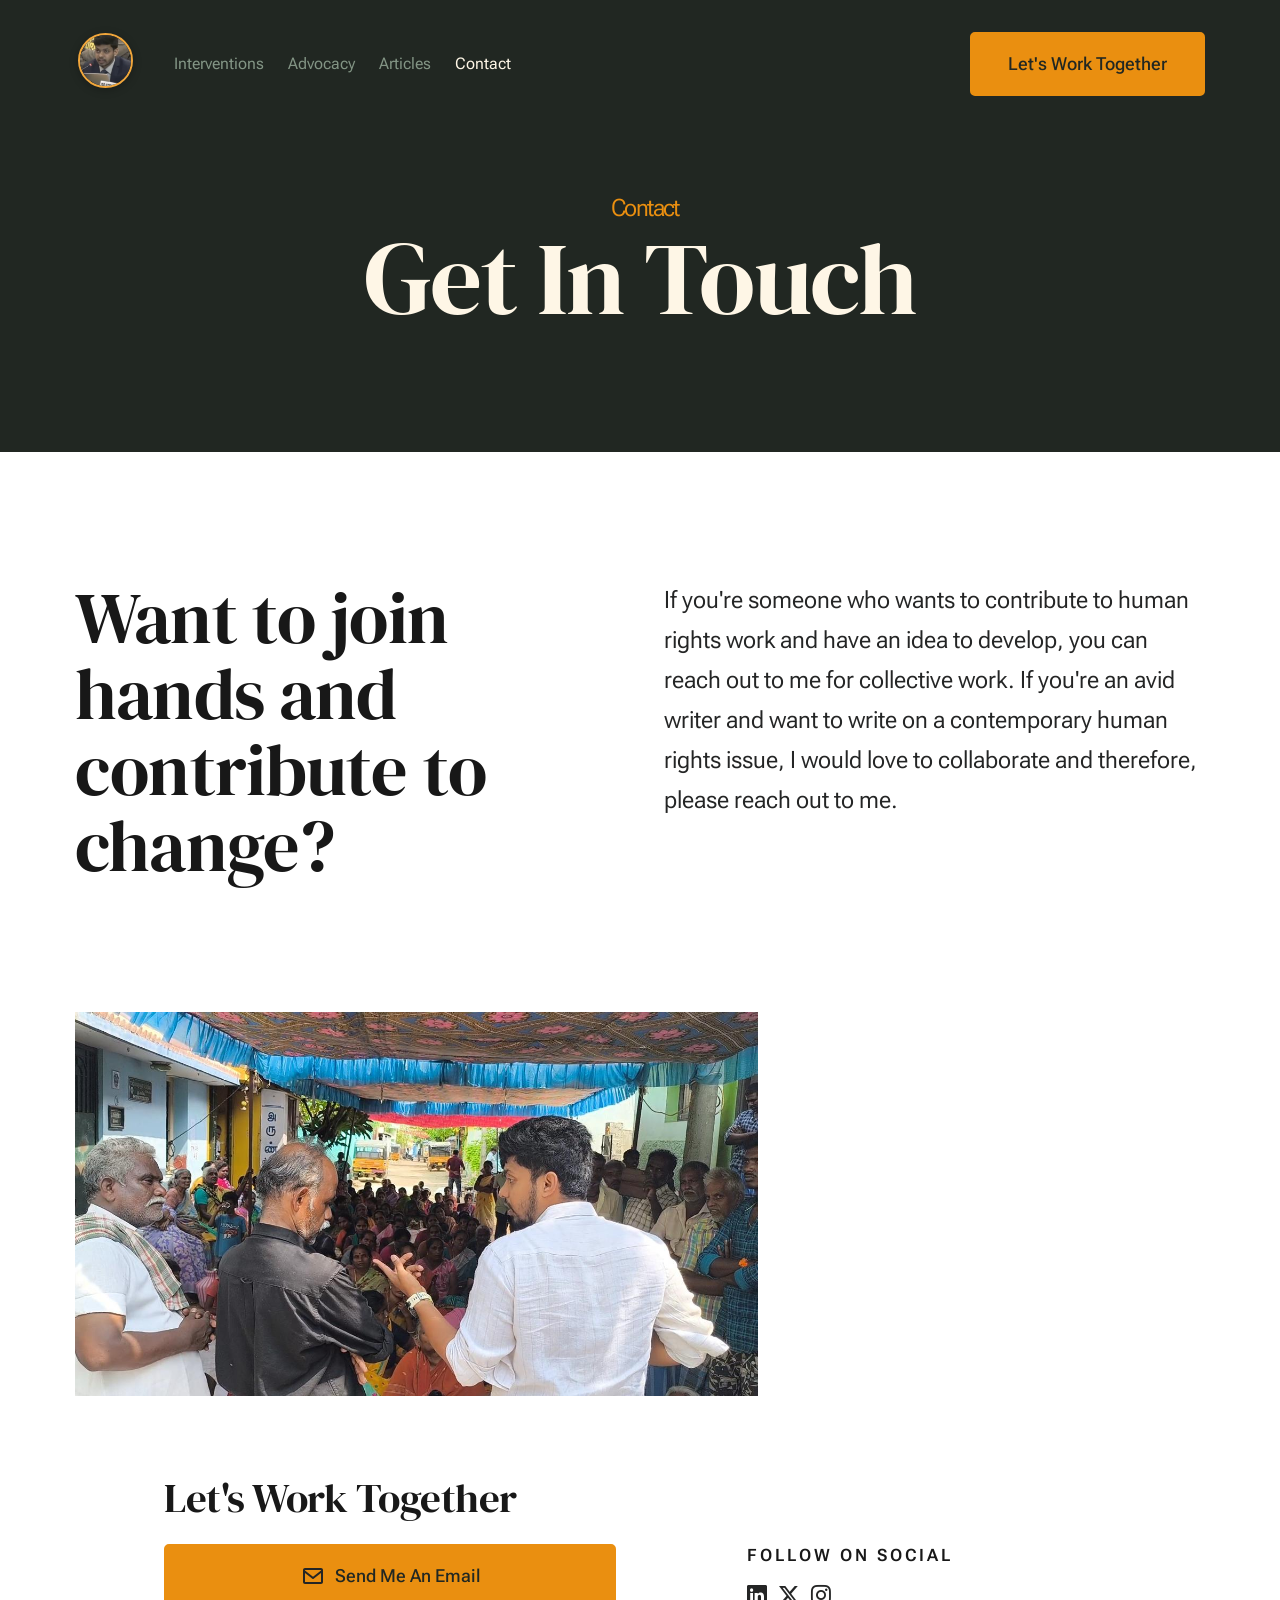
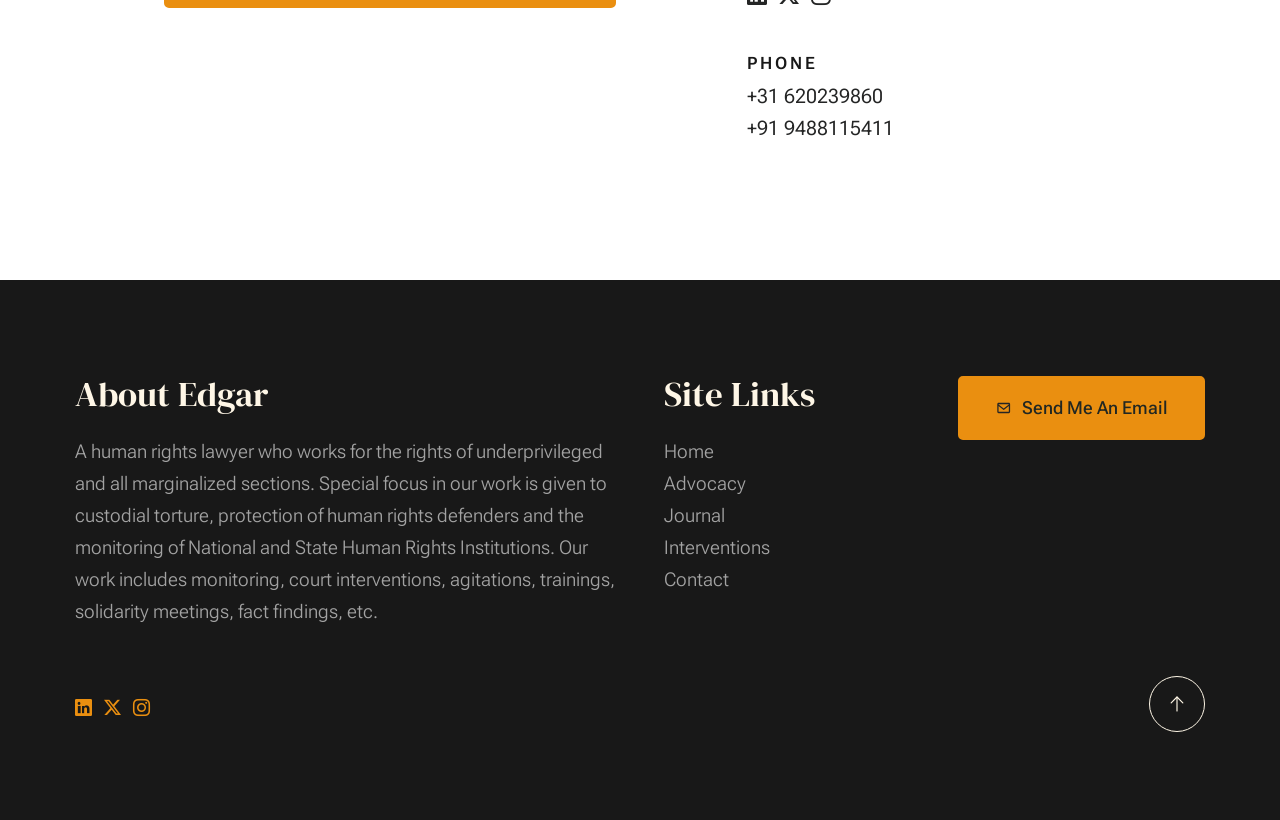
<file: contact.html>
<!DOCTYPE html>
<html lang="en" class="no-js">

<head>

    <!--- basic page needs
    ================================================== -->
    <meta charset="utf-8">
    <meta name="viewport" content="width=device-width, initial-scale=1">
    <title>Contact - Edgar</title>

    <script>
        document.documentElement.classList.remove('no-js');
        document.documentElement.classList.add('js');
    </script>

    <!-- CSS
    ================================================== -->
    <link rel="stylesheet" href="vendor.css">
    <link rel="stylesheet" href="styles.css">
    <link rel="stylesheet" href="https://cdn.jsdelivr.net/npm/bootstrap-icons@1/font/bootstrap-icons.min.css">


    <!-- favicons
    ================================================== -->
    <link rel="apple-touch-icon" sizes="180x180" href="apple-touch-icon.png">
    <link rel="icon" type="image/png" sizes="32x32" href="favicon-32x32.png">
    <link rel="icon" type="image/png" sizes="16x16" href="favicon-16x16.png">
    <link rel="manifest" href="site.webmanifest">

</head>


<body id="top">


    <!-- preloader
    ================================================== -->
    <div id="preloader">
        <div id="loader" class="dots-fade">
            <div></div>
            <div></div>
            <div></div>
        </div>
    </div>


    <!-- page wrap
    ================================================== -->
    <div id="page" class="s-pagewrap">


        <!-- # site header 
        ================================================== -->
        <header class="s-header">
            <div class="row s-header__inner width-sixteen-col">

                <div class="s-header__block">
                   <div class="s-header__logo">
                        <a class="logo" href="index.html" style="display: flex; align-items: center;">
                            <img src="Edgar_logo.png" alt="Homepage"
                                style="width: 55px; height: 55px; border-radius: 50%; object-fit: cover; border: 2px solid hsla(35, 87%, 59%, 1); box-shadow: 0 2px 8px rgba(0,0,0,0.25);">
                        </a>
                    </div>

                    <a class="s-header__menu-toggle" href="#0"><span>Menu</span></a>
                </div> <!-- end s-header__block -->

                <nav class="s-header__nav">

                    <ul class="s-header__menu-links">
                        <li><a href="about.html">Interventions</a></li>
                        <li><a href="services.html">Advocacy</a></li>
                        <li><a href="blog.html">Articles</a></li>
                        <li class="current"><a href="contact.html">Contact</a></li>
                    </ul> <!-- s-header__menu-links -->

                    <div class="s-header__contact">
                        <a href="contact.html" class="btn btn--primary s-header__contact-btn">Let's Work Together</a>
                    </div> <!-- s-header__contact -->

                </nav> <!-- end s-header__nav -->

            </div> <!-- end s-header__inner -->
        </header> <!-- end s-header -->


        <!-- # site main content
        ================================================== -->
        <section id="content" class="s-content">

            <section class="s-pageheader pageheader">
                <div class="row">
                    <div class="column xl-12">
                        <h1 class="page-title">
                            <span class="page-title__small-type text-pretitle">Contact</span>
                            Get In Touch
                        </h1>
                    </div>
                </div>
            </section> <!--pageheader -->

            <section class="s-pagecontent pagecontent">

                <div class="row pageintro">
                    <div class="column xl-6 lg-12">
                        <h2 class="text-display-title">Want to join hands and contribute to change?</h2>
                    </div>
                    <div class="column xl-6 lg-12 u-flexitem-x-right">
                        <p class="lead">


                            If you're someone who wants to contribute to human rights work and have an idea to develop,
                            you can reach out to me for collective work. If you're an avid writer and want to write on a
                            contemporary human rights issue, I would love to collaborate and therefore, please reach out
                            to me.
                        </p>
                    </div>
                </div> <!-- pageintro -->

                <div class="row pagemedia">
                    <d class="column xl-12">
                        <figure class="page-media">
                            <img src="Edgar_contact.jpeg" srcset="Edgar_contact.jpeg 2400w, 
                                             images/thumbs/contact/contact-1200.jpg 1200w, 
                                             images/thumbs/contact/contact-600.jpg 600w"
                                sizes="(max-width: 2400px) 100vw, 2400px" alt="">
                        </figure>
                    </d>
                </div> <!-- pagemedia -->

                <div class="row width-narrower pagemain">
                    <div class="column xl-12">
                        <h2>Let's Work Together</h2>

                        <div class="row">
                            <div class="column xl-6 md-12 contact-cta">


                                <a href="mailto:edgar@pwtn.org" class="btn btn--primary u-fullwidth contact-btn">
                                    <svg xmlns="http://www.w3.org/2000/svg" width="24" height="24" viewBox="0 0 24 24"
                                        style="fill: rgba(0, 0, 0, 1);transform: ;msFilter:;">
                                        <path
                                            d="M20 4H4c-1.103 0-2 .897-2 2v12c0 1.103.897 2 2 2h16c1.103 0 2-.897 2-2V6c0-1.103-.897-2-2-2zm0 2v.511l-8 6.223-8-6.222V6h16zM4 18V9.044l7.386 5.745a.994.994 0 0 0 1.228 0L20 9.044 20.002 18H4z">
                                        </path>
                                    </svg>
                                    Send Me An Email
                                </a>
                            </div>
                            <div class="column xl-5 md-12 u-flexitem-x-right">

                                <div class="contact-block">
                                    <h6>Follow On Social</h6>
                                    <ul class="contact-social social-list">
                                        <li>
                                            <a
                                                href="https://www.linkedin.com/in/edgarhumanize?utm_source=share&utm_campaign=share_via&utm_content=profile&utm_medium=android_app">
                                                <i class="bi bi-linkedin" aria-hidden="true"></i>
                                                <span class="u-screen-reader-text">Linkedin</span>
                                            </a>
                                        </li>
                                        <li>
                                            <a href="https://x.com/Edgar_k2000?t=UGSVrvuaHYvtocIF7wQYoQ&s=08">
                                                <i class="bi bi-twitter-x" aria-hidden="true"></i>
                                                <span class="u-screen-reader-text">Twitter</span>
                                            </a>
                                        </li>
                                        <li>
                                            <a
                                                href="https://www.instagram.com/edgar__kaiser?utm_source=qr&igsh=MW0xZGRlcDZzZmNhMw==">
                                                <i class="bi bi-instagram" aria-hidden="true"></i>
                                                <span class="u-screen-reader-text">Instagram</span>
                                            </a>
                                        </li>
                                        <li>
                                            <!-- <a href="#0">
                                                <i class="bi bi-dribbble" aria-hidden="true"></i>
                                                <span class="u-screen-reader-text">Dribbble</span>
                                            </a> -->
                                        </li>
                                    </ul> <!-- end s-footer__social -->
                                </div>



                                <div class="contact-block">
                                    <h6>Phone</h6>
                                    <ul class="contact-list">
                                        <li><a href="tel:+31 620239860">+31 620239860</a></li>
                                        <li><a href="tel:+91 9488115411">+91 9488115411</a></li>
                                    </ul>
                                </div>

                            </div>
                        </div>
                    </div>
                </div> <!-- end pagemain -->

            </section> <!-- pagecontent -->




        </section> <!-- s-content-->

        <!-- # footer 
        ================================================== -->
        <footer class="s-footer">
            <div class="row s-footer__content">
                <div class="column xl-6 lg-6 md-12 s-footer__block s-footer__about">
                    <h3>About Edgar</h3>
                    <p>
                        A human rights lawyer who works for the rights of underprivileged and all marginalized sections.
                        Special focus in our work is given to custodial torture, protection of human rights defenders
                        and the monitoring of National and State Human Rights Institutions. Our work includes
                        monitoring, court interventions, agitations, trainings, solidarity meetings, fact findings, etc.
                    </p>
                </div>
                <div class="column xl-3 lg-6 md-12 s-footer__block s-footer__site-links">
                    <h3>Site Links</h3>
                    <ul class="link-list">
                        <li><a href="index.html">Home</a></li>
                        <li><a href="services.html">Advocacy</a></li>
                        <li><a href="blog.html">Journal</a></li>
                        <li><a href="about.html">Interventions</a></li>
                        <li><a href="contact.html">Contact</a></li>

                    </ul>
                </div>
                <div class="column xl-3 lg-6 md-12 tab-12 s-footer__block s-footer__newsletter">









                    <a href="mailto:edgar@pwtn.org" class="btn btn--primary u-fullwidth contact-btn">
                        <svg xmlns="http://www.w3.org/2000/svg" width="24" height="24" viewBox="0 0 24 24"
                            style="fill: rgba(0, 0, 0, 1);transform: ;msFilter:;">
                            <path
                                d="M20 4H4c-1.103 0-2 .897-2 2v12c0 1.103.897 2 2 2h16c1.103 0 2-.897 2-2V6c0-1.103-.897-2-2-2zm0 2v.511l-8 6.223-8-6.222V6h16zM4 18V9.044l7.386 5.745a.994.994 0 0 0 1.228 0L20 9.044 20.002 18H4z">
                            </path>
                        </svg>
                        Send Me An Email
                    </a>





                </div>
            </div>

            <div class="row s-footer__bottom">
                <div class="column xl-6 lg-12">
                    <ul class="s-footer__social social-list">
                        <li>
                            <a
                                href="https://www.linkedin.com/in/edgarhumanize?utm_source=share&utm_campaign=share_via&utm_content=profile&utm_medium=android_app">
                                <i class="bi bi-linkedin" aria-hidden="true"></i>
                                <span class="u-screen-reader-text">Linkedin</span>
                            </a>
                        </li>
                        <li>
                            <a href="https://x.com/Edgar_k2000?t=UGSVrvuaHYvtocIF7wQYoQ&s=08">
                                <i class="bi bi-twitter-x" aria-hidden="true"></i>
                                <span class="u-screen-reader-text">Twitter</span>
                            </a>
                        </li>
                        <li>
                            <a href="https://www.instagram.com/edgar__kaiser?utm_source=qr&igsh=MW0xZGRlcDZzZmNhMw==">
                                <i class="bi bi-instagram" aria-hidden="true"></i>
                                <span class="u-screen-reader-text">Instagram</span>
                            </a>
                        </li>
                        <li>
                            <!-- <a href="#0">
                                <i class="bi bi-dribbble" aria-hidden="true"></i>
                                <span class="u-screen-reader-text">Dribbble</span>
                            </a> -->
                        </li>
                    </ul> <!-- end s-footer__social -->
                </div>


                <div class="ss-go-top">
                    <a class="smoothscroll" title="Back to Top" href="#top">
                        <svg xmlns="http://www.w3.org/2000/svg" viewBox="0 0 24 24" width="36" height="36" fill="none"
                            stroke="#ffffff" stroke-width="1" stroke-linecap="round" stroke-linejoin="round">
                            <polyline points="17 11 12 6 7 11"></polyline>
                            <line x1="12" y1="18" x2="12" y2="6"></line>
                        </svg>
                    </a>
                </div> <!-- end ss-go-top -->
            </div>

        </footer> <!-- end s-footer -->

    </div> <!-- end page-wrap -->

    <!-- Java Script
    ================================================== -->
    <script src="plugins.js"></script>
    <script src="main.js"></script>

</body>

</html>
</file>
<file: vendor.css>
/* ===================================================================
 * Monica Third-party Stylesheets
 * Template Ver. 1.0.0
 * 12-13-2022
 * -------------------------------------------------------------------
 *
 * TOC:
 * # PrismJS
 * # Swiper
 *
 * ------------------------------------------------------------------- */


/* ===================================================================
 * # PrismJS 1.20.0
 *   https://prismjs.com/download.html#themes=prism-okaidia&languages=markup+css+clike+javascript+markup-templating+php 
 *   
 *   okaidia theme for JavaScript, CSS and HTML
 *   Loosely based on Monokai textmate theme by http://www.monokai.nl/
 *   @author ocodia
 * ------------------------------------------------------------------- */
code[class*=language-],
pre[class*=language-] {
  color          : #f8f8f2;
  background     : none;
  text-shadow    : 0 1px rgba(0, 0, 0, 0.3);
  font-family    : var(--font-mono);
  font-size      : calc(var(--text-size) * 0.9444);
  text-align     : left;
  white-space    : pre;
  word-spacing   : normal;
  word-break     : normal;
  word-wrap      : normal;
  line-height    : var(--vspace-1);
  -moz-tab-size  : 4;
  -o-tab-size    : 4;
  tab-size       : 4;
  -webkit-hyphens: none;
  -ms-hyphens    : none;
  hyphens        : none;
}

/* Code blocks */
pre[class*=language-] {
  padding : var(--vspace-0_5) 0 var(--vspace-1);
  margin  : var(--vspace-1) 0;
  overflow: auto;
}

:not(pre)>code[class*=language-],
pre[class*=language-] {
  background: #272822;
}

/* Inline code */
:not(pre)>code[class*=language-] {
  padding    : 0.1em;
  white-space: normal;
}

.token.comment,
.token.prolog,
.token.doctype,
.token.cdata {
  color: slategray;
}

.token.punctuation {
  color: #f8f8f2;
}

.token.namespace {
  opacity: 0.7;
}

.token.property,
.token.tag,
.token.constant,
.token.symbol,
.token.deleted {
  color: #f92672;
}

.token.boolean,
.token.number {
  color: #ae81ff;
}

.token.selector,
.token.attr-name,
.token.string,
.token.char,
.token.builtin,
.token.inserted {
  color: #a6e22e;
}

.token.operator,
.token.entity,
.token.url,
.language-css .token.string,
.style .token.string,
.token.variable {
  color: #f8f8f2;
}

.token.atrule,
.token.attr-value,
.token.function,
.token.class-name {
  color: #e6db74;
}

.token.keyword {
  color: #66d9ef;
}

.token.regex,
.token.important {
  color: #fd971f;
}

.token.important,
.token.bold {
  font-weight: bold;
}

.token.italic {
  font-style: italic;
}

.token.entity {
  cursor: help;
}



/* ===================================================================
 * # Swiper 6.4.5
 *   Most modern mobile touch slider and framework with hardware accelerated transitions
 *   https://swiperjs.com
 *
 *   Copyright 2014-2020 Vladimir Kharlampidi
 *
 *   Released under the MIT License
 *
 *   Released on: December 18, 2020
 * ------------------------------------------------------------------- */
@font-face {
  font-family: "swiper-icons";
  src        : url("data:application/font-woff;charset=utf-8;base64, [base64]//wADZ2x5ZgAAAywAAADMAAAD2MHtryVoZWFkAAABbAAAADAAAAA2E2+eoWhoZWEAAAGcAAAAHwAAACQC9gDzaG10eAAAAigAAAAZAAAArgJkABFsb2NhAAAC0AAAAFoAAABaFQAUGG1heHAAAAG8AAAAHwAAACAAcABAbmFtZQAAA/gAAAE5AAACXvFdBwlwb3N0AAAFNAAAAGIAAACE5s74hXjaY2BkYGAAYpf5Hu/j+W2+MnAzMYDAzaX6QjD6/4//Bxj5GA8AuRwMYGkAPywL13jaY2BkYGA88P8Agx4j+/8fQDYfA1AEBWgDAIB2BOoAeNpjYGRgYNBh4GdgYgABEMnIABJzYNADCQAACWgAsQB42mNgYfzCOIGBlYGB0YcxjYGBwR1Kf2WQZGhhYGBiYGVmgAFGBiQQkOaawtDAoMBQxXjg/wEGPcYDDA4wNUA2CCgwsAAAO4EL6gAAeNpj2M0gyAACqxgGNWBkZ2D4/wMA+xkDdgAAAHjaY2BgYGaAYBkGRgYQiAHyGMF8FgYHIM3DwMHABGQrMOgyWDLEM1T9/w8UBfEMgLzE////P/5//f/V/xv+r4eaAAeMbAxwIUYmIMHEgKYAYjUcsDAwsLKxc3BycfPw8jEQA/[base64]/uznmfPFBNODM2K7MTQ45YEAZqGP81AmGGcF3iPqOop0r1SPTaTbVkfUe4HXj97wYE+yNwWYxwWu4v1ugWHgo3S1XdZEVqWM7ET0cfnLGxWfkgR42o2PvWrDMBSFj/IHLaF0zKjRgdiVMwScNRAoWUoH78Y2icB/yIY09An6AH2Bdu/UB+yxopYshQiEvnvu0dURgDt8QeC8PDw7Fpji3fEA4z/PEJ6YOB5hKh4dj3EvXhxPqH/SKUY3rJ7srZ4FZnh1PMAtPhwP6fl2PMJMPDgeQ4rY8YT6Gzao0eAEA409DuggmTnFnOcSCiEiLMgxCiTI6Cq5DZUd3Qmp10vO0LaLTd2cjN4fOumlc7lUYbSQcZFkutRG7g6JKZKy0RmdLY680CDnEJ+UMkpFFe1RN7nxdVpXrC4aTtnaurOnYercZg2YVmLN/d/gczfEimrE/fs/bOuq29Zmn8tloORaXgZgGa78yO9/cnXm2BpaGvq25Dv9S4E9+5SIc9PqupJKhYFSSl47+Qcr1mYNAAAAeNptw0cKwkAAAMDZJA8Q7OUJvkLsPfZ6zFVERPy8qHh2YER+3i/BP83vIBLLySsoKimrqKqpa2hp6+jq6RsYGhmbmJqZSy0sraxtbO3sHRydnEMU4uR6yx7JJXveP7WrDycAAAAAAAH//wACeNpjYGRgYOABYhkgZgJCZgZNBkYGLQZtIJsFLMYAAAw3ALgAeNolizEKgDAQBCchRbC2sFER0YD6qVQiBCv/H9ezGI6Z5XBAw8CBK/m5iQQVauVbXLnOrMZv2oLdKFa8Pjuru2hJzGabmOSLzNMzvutpB3N42mNgZGBg4GKQYzBhYMxJLMlj4GBgAYow/P/PAJJhLM6sSoWKfWCAAwDAjgbRAAB42mNgYGBkAIIbCZo5IPrmUn0hGA0AO8EFTQAA") format("woff");
  font-weight: 400;
  font-style : normal;
}

:root {
  --swiper-theme-color: #007aff;
}

.swiper-container {
  margin-left : auto;
  margin-right: auto;
  position    : relative;
  overflow    : hidden;
  list-style  : none;
  padding     : 0;
  /* Fix of Webkit flickering */
  z-index     : 1;
}

.swiper-container-vertical>.swiper-wrapper {
  flex-direction: column;
}

.swiper-wrapper {
  position           : relative;
  width              : 100%;
  height             : 100%;
  z-index            : 1;
  display            : flex;
  transition-property: transform;
  box-sizing         : content-box;
}

.swiper-container-android .swiper-slide,
.swiper-wrapper {
  transform: translate3d(0px, 0, 0);
}

.swiper-container-multirow>.swiper-wrapper {
  flex-wrap: wrap;
}

.swiper-container-multirow-column>.swiper-wrapper {
  flex-wrap     : wrap;
  flex-direction: column;
}

.swiper-container-free-mode>.swiper-wrapper {
  transition-timing-function: ease-out;
  margin                    : 0 auto;
}

.swiper-slide {
  flex-shrink        : 0;
  width              : 100%;
  height             : 100%;
  position           : relative;
  transition-property: transform;
}

.swiper-slide-invisible-blank {
  visibility: hidden;
}

/* Auto Height */
.swiper-container-autoheight,
.swiper-container-autoheight .swiper-slide {
  height: auto;
}

.swiper-container-autoheight .swiper-wrapper {
  align-items        : flex-start;
  transition-property: transform, height;
}

/* 3D Effects */
.swiper-container-3d {
  perspective: 1200px;
}

.swiper-container-3d .swiper-wrapper,
.swiper-container-3d .swiper-slide,
.swiper-container-3d .swiper-slide-shadow-left,
.swiper-container-3d .swiper-slide-shadow-right,
.swiper-container-3d .swiper-slide-shadow-top,
.swiper-container-3d .swiper-slide-shadow-bottom,
.swiper-container-3d .swiper-cube-shadow {
  transform-style: preserve-3d;
}

.swiper-container-3d .swiper-slide-shadow-left,
.swiper-container-3d .swiper-slide-shadow-right,
.swiper-container-3d .swiper-slide-shadow-top,
.swiper-container-3d .swiper-slide-shadow-bottom {
  position      : absolute;
  left          : 0;
  top           : 0;
  width         : 100%;
  height        : 100%;
  pointer-events: none;
  z-index       : 10;
}

.swiper-container-3d .swiper-slide-shadow-left {
  background-image: linear-gradient(to left, rgba(0, 0, 0, 0.5), rgba(0, 0, 0, 0));
}

.swiper-container-3d .swiper-slide-shadow-right {
  background-image: linear-gradient(to right, rgba(0, 0, 0, 0.5), rgba(0, 0, 0, 0));
}

.swiper-container-3d .swiper-slide-shadow-top {
  background-image: linear-gradient(to top, rgba(0, 0, 0, 0.5), rgba(0, 0, 0, 0));
}

.swiper-container-3d .swiper-slide-shadow-bottom {
  background-image: linear-gradient(to bottom, rgba(0, 0, 0, 0.5), rgba(0, 0, 0, 0));
}

/* CSS Mode */
.swiper-container-css-mode>.swiper-wrapper {
  overflow          : auto;
  scrollbar-width   : none;
  /* For Firefox */
  -ms-overflow-style: none;
  /* For Internet Explorer and Edge */
}

.swiper-container-css-mode>.swiper-wrapper::-webkit-scrollbar {
  display: none;
}

.swiper-container-css-mode>.swiper-wrapper>.swiper-slide {
  scroll-snap-align: start start;
}

.swiper-container-horizontal.swiper-container-css-mode>.swiper-wrapper {
  -ms-scroll-snap-type: x mandatory;
  scroll-snap-type    : x mandatory;
}

.swiper-container-vertical.swiper-container-css-mode>.swiper-wrapper {
  -ms-scroll-snap-type: y mandatory;
  scroll-snap-type    : y mandatory;
}

:root {
  --swiper-navigation-size   : 44px;
  /*
    --swiper-navigation-color: var(--swiper-theme-color);
    */
}

.swiper-button-prev,
.swiper-button-next {
  position       : absolute;
  top            : 50%;
  width          : calc(var(--swiper-navigation-size) / 44 * 27);
  height         : var(--swiper-navigation-size);
  margin-top     : calc(-1 * var(--swiper-navigation-size) / 2);
  z-index        : 10;
  cursor         : pointer;
  display        : flex;
  align-items    : center;
  justify-content: center;
  color          : var(--swiper-navigation-color, var(--swiper-theme-color));
}

.swiper-button-prev.swiper-button-disabled,
.swiper-button-next.swiper-button-disabled {
  opacity       : 0.35;
  cursor        : auto;
  pointer-events: none;
}

.swiper-button-prev:after,
.swiper-button-next:after {
  font-family   : swiper-icons;
  font-size     : var(--swiper-navigation-size);
  text-transform: none !important;
  letter-spacing: 0;
  text-transform: none;
  font-variant  : initial;
  line-height   : 1;
}

.swiper-button-prev,
.swiper-container-rtl .swiper-button-next {
  left : 10px;
  right: auto;
}

.swiper-button-prev:after,
.swiper-container-rtl .swiper-button-next:after {
  content: "prev";
}

.swiper-button-next,
.swiper-container-rtl .swiper-button-prev {
  right: 10px;
  left : auto;
}

.swiper-button-next:after,
.swiper-container-rtl .swiper-button-prev:after {
  content: "next";
}

.swiper-button-prev.swiper-button-white,
.swiper-button-next.swiper-button-white {
  --swiper-navigation-color: #ffffff;
}

.swiper-button-prev.swiper-button-black,
.swiper-button-next.swiper-button-black {
  --swiper-navigation-color: #000000;
}

.swiper-button-lock {
  display: none;
}

:root {
  /*
    --swiper-pagination-color: var(--swiper-theme-color);
    */
}

.swiper-pagination {
  position  : absolute;
  text-align: center;
  transition: 300ms opacity;
  transform : translate3d(0, 0, 0);
  z-index   : 10;
}

.swiper-pagination.swiper-pagination-hidden {
  opacity: 0;
}

/* Common Styles */
.swiper-pagination-fraction,
.swiper-pagination-custom,
.swiper-container-horizontal>.swiper-pagination-bullets {
  bottom: 10px;
  left  : 0;
  width : 100%;
}

/* Bullets */
.swiper-pagination-bullets-dynamic {
  overflow : hidden;
  font-size: 0;
}

.swiper-pagination-bullets-dynamic .swiper-pagination-bullet {
  transform: scale(0.33);
  position : relative;
}

.swiper-pagination-bullets-dynamic .swiper-pagination-bullet-active {
  transform: scale(1);
}

.swiper-pagination-bullets-dynamic .swiper-pagination-bullet-active-main {
  transform: scale(1);
}

.swiper-pagination-bullets-dynamic .swiper-pagination-bullet-active-prev {
  transform: scale(0.66);
}

.swiper-pagination-bullets-dynamic .swiper-pagination-bullet-active-prev-prev {
  transform: scale(0.33);
}

.swiper-pagination-bullets-dynamic .swiper-pagination-bullet-active-next {
  transform: scale(0.66);
}

.swiper-pagination-bullets-dynamic .swiper-pagination-bullet-active-next-next {
  transform: scale(0.33);
}

.swiper-pagination-bullet {
  width        : 8px;
  height       : 8px;
  display      : inline-block;
  border-radius: 100%;
  background   : #000;
  opacity      : 0.2;
}

button.swiper-pagination-bullet {
  border            : none;
  margin            : 0;
  padding           : 0;
  box-shadow        : none;
  -webkit-appearance: none;
  -moz-appearance   : none;
  appearance        : none;
}

.swiper-pagination-clickable .swiper-pagination-bullet {
  cursor: pointer;
}

.swiper-pagination-bullet-active {
  opacity   : 1;
  background: var(--swiper-pagination-color, var(--swiper-theme-color));
}

.swiper-container-vertical>.swiper-pagination-bullets {
  right    : 10px;
  top      : 50%;
  transform: translate3d(0px, -50%, 0);
}

.swiper-container-vertical>.swiper-pagination-bullets .swiper-pagination-bullet {
  margin : 6px 0;
  display: block;
}

.swiper-container-vertical>.swiper-pagination-bullets.swiper-pagination-bullets-dynamic {
  top      : 50%;
  transform: translateY(-50%);
  width    : 8px;
}

.swiper-container-vertical>.swiper-pagination-bullets.swiper-pagination-bullets-dynamic .swiper-pagination-bullet {
  display   : inline-block;
  transition: 200ms transform, 200ms top;
}

.swiper-container-horizontal>.swiper-pagination-bullets .swiper-pagination-bullet {
  margin: 0 4px;
}

.swiper-container-horizontal>.swiper-pagination-bullets.swiper-pagination-bullets-dynamic {
  left       : 50%;
  transform  : translateX(-50%);
  white-space: nowrap;
}

.swiper-container-horizontal>.swiper-pagination-bullets.swiper-pagination-bullets-dynamic .swiper-pagination-bullet {
  transition: 200ms transform, 200ms left;
}

.swiper-container-horizontal.swiper-container-rtl>.swiper-pagination-bullets-dynamic .swiper-pagination-bullet {
  transition: 200ms transform, 200ms right;
}

/* Progress */
.swiper-pagination-progressbar {
  background: rgba(0, 0, 0, 0.25);
  position  : absolute;
}

.swiper-pagination-progressbar .swiper-pagination-progressbar-fill {
  background      : var(--swiper-pagination-color, var(--swiper-theme-color));
  position        : absolute;
  left            : 0;
  top             : 0;
  width           : 100%;
  height          : 100%;
  transform       : scale(0);
  transform-origin: left top;
}

.swiper-container-rtl .swiper-pagination-progressbar .swiper-pagination-progressbar-fill {
  transform-origin: right top;
}

.swiper-container-horizontal>.swiper-pagination-progressbar,
.swiper-container-vertical>.swiper-pagination-progressbar.swiper-pagination-progressbar-opposite {
  width : 100%;
  height: 4px;
  left  : 0;
  top   : 0;
}

.swiper-container-vertical>.swiper-pagination-progressbar,
.swiper-container-horizontal>.swiper-pagination-progressbar.swiper-pagination-progressbar-opposite {
  width : 4px;
  height: 100%;
  left  : 0;
  top   : 0;
}

.swiper-pagination-white {
  --swiper-pagination-color: #ffffff;
}

.swiper-pagination-black {
  --swiper-pagination-color: #000000;
}

.swiper-pagination-lock {
  display: none;
}

/* Scrollbar */
.swiper-scrollbar {
  border-radius   : 10px;
  position        : relative;
  -ms-touch-action: none;
  background      : rgba(0, 0, 0, 0.1);
}

.swiper-container-horizontal>.swiper-scrollbar {
  position: absolute;
  left    : 1%;
  bottom  : 3px;
  z-index : 50;
  height  : 5px;
  width   : 98%;
}

.swiper-container-vertical>.swiper-scrollbar {
  position: absolute;
  right   : 3px;
  top     : 1%;
  z-index : 50;
  width   : 5px;
  height  : 98%;
}

.swiper-scrollbar-drag {
  height       : 100%;
  width        : 100%;
  position     : relative;
  background   : rgba(0, 0, 0, 0.5);
  border-radius: 10px;
  left         : 0;
  top          : 0;
}

.swiper-scrollbar-cursor-drag {
  cursor: move;
}

.swiper-scrollbar-lock {
  display: none;
}

.swiper-zoom-container {
  width          : 100%;
  height         : 100%;
  display        : flex;
  justify-content: center;
  align-items    : center;
  text-align     : center;
}

.swiper-zoom-container>img,
.swiper-zoom-container>svg,
.swiper-zoom-container>canvas {
  max-width    : 100%;
  max-height   : 100%;
  -o-object-fit: contain;
  object-fit   : contain;
}

.swiper-slide-zoomed {
  cursor: move;
}

/* Preloader */
:root {
  /*
    --swiper-preloader-color: var(--swiper-theme-color);
    */
}

.swiper-lazy-preloader {
  width            : 42px;
  height           : 42px;
  position         : absolute;
  left             : 50%;
  top              : 50%;
  margin-left      : -21px;
  margin-top       : -21px;
  z-index          : 10;
  transform-origin : 50%;
  -webkit-animation: swiper-preloader-spin 1s infinite linear;
  animation        : swiper-preloader-spin 1s infinite linear;
  box-sizing       : border-box;
  border           : 4px solid var(--swiper-preloader-color, var(--swiper-theme-color));
  border-radius    : 50%;
  border-top-color : transparent;
}

.swiper-lazy-preloader-white {
  --swiper-preloader-color: #fff;
}

.swiper-lazy-preloader-black {
  --swiper-preloader-color: #000;
}

@-webkit-keyframes swiper-preloader-spin {
  100% {
    transform: rotate(360deg);
  }
}

@keyframes swiper-preloader-spin {
  100% {
    transform: rotate(360deg);
  }
}

/* a11y */
.swiper-container .swiper-notification {
  position      : absolute;
  left          : 0;
  top           : 0;
  pointer-events: none;
  opacity       : 0;
  z-index       : -1000;
}

.swiper-container-fade.swiper-container-free-mode .swiper-slide {
  transition-timing-function: ease-out;
}

.swiper-container-fade .swiper-slide {
  pointer-events     : none;
  transition-property: opacity;
}

.swiper-container-fade .swiper-slide .swiper-slide {
  pointer-events: none;
}

.swiper-container-fade .swiper-slide-active,
.swiper-container-fade .swiper-slide-active .swiper-slide-active {
  pointer-events: auto;
}

.swiper-container-cube {
  overflow: visible;
}

.swiper-container-cube .swiper-slide {
  pointer-events             : none;
  -webkit-backface-visibility: hidden;
  backface-visibility        : hidden;
  z-index                    : 1;
  visibility                 : hidden;
  transform-origin           : 0 0;
  width                      : 100%;
  height                     : 100%;
}

.swiper-container-cube .swiper-slide .swiper-slide {
  pointer-events: none;
}

.swiper-container-cube.swiper-container-rtl .swiper-slide {
  transform-origin: 100% 0;
}

.swiper-container-cube .swiper-slide-active,
.swiper-container-cube .swiper-slide-active .swiper-slide-active {
  pointer-events: auto;
}

.swiper-container-cube .swiper-slide-active,
.swiper-container-cube .swiper-slide-next,
.swiper-container-cube .swiper-slide-prev,
.swiper-container-cube .swiper-slide-next+.swiper-slide {
  pointer-events: auto;
  visibility    : visible;
}

.swiper-container-cube .swiper-slide-shadow-top,
.swiper-container-cube .swiper-slide-shadow-bottom,
.swiper-container-cube .swiper-slide-shadow-left,
.swiper-container-cube .swiper-slide-shadow-right {
  z-index                    : 0;
  -webkit-backface-visibility: hidden;
  backface-visibility        : hidden;
}

.swiper-container-cube .swiper-cube-shadow {
  position  : absolute;
  left      : 0;
  bottom    : 0px;
  width     : 100%;
  height    : 100%;
  background: #000;
  opacity   : 0.6;
  filter    : blur(50px);
  z-index   : 0;
}

.swiper-container-flip {
  overflow: visible;
}

.swiper-container-flip .swiper-slide {
  pointer-events             : none;
  -webkit-backface-visibility: hidden;
  backface-visibility        : hidden;
  z-index                    : 1;
}

.swiper-container-flip .swiper-slide .swiper-slide {
  pointer-events: none;
}

.swiper-container-flip .swiper-slide-active,
.swiper-container-flip .swiper-slide-active .swiper-slide-active {
  pointer-events: auto;
}

.swiper-container-flip .swiper-slide-shadow-top,
.swiper-container-flip .swiper-slide-shadow-bottom,
.swiper-container-flip .swiper-slide-shadow-left,
.swiper-container-flip .swiper-slide-shadow-right {
  z-index                    : 0;
  -webkit-backface-visibility: hidden;
  backface-visibility        : hidden;
}
</file>
<file: styles.css>
@charset "UTF-8";
/* =================================================================== 
 * Monica Main Stylesheet
 * Template Ver. 1.0.0
 * 12-13-2022
 * ------------------------------------------------------------------
 *
 * TOC:
 * # SETTINGS
 *		## fonts
 *    	## colors
 *	  	## spacing and typescale
 *		## grid variables
 * # CSS RESET
 * # GRID
 *		## extra large devices
 *		## large devices
 *		## medium devices 
 *		## tablet devices
 *		## mobile devices
 *		## small mobile devices
 *		## additional column stackpoints 
 * # BASE SETUP
 * # UTILITY CLASSES
 * # TYPOGRAPHY 
 *		## additional typography & helper classes
 *		## lists
 *		## media 
 *		## spacing
 * # PRELOADER
 *		## page loaded
 * # FORM 
 *		## style placeholder text
 *		## change autocomplete styles in Chrome
 * # BUTTONS
 * # TABLE
 * # COMPONENTS
 *		## pagination 
 *		## alert box 
 *		## skillbars
 *		## stats tabs
 * # PROJECT-WIDE SHARED STYLES
 *		## list items
 *		## social list
 *		## blog card
 *		## testimonials
 *		## swiper overrides
 * # GRID-BASED LAYOUTS
 *		## grid block
 *		## list grid
 * # PAGE WRAP
 * # SITE HEADER
 *		## logo
 *		## main navigation
 *		## mobile menu toggle
 * # PAGEHEADER & PAGECONTENT
 * # INTRO
 *		## intro content
 *		## intro scroll down
 *		## intro transitions
 * # ABOUT
 * # EXPERTISE
 * # CLIENTS
 *		## clients list
 * # CTA
 * # JOURNAL
 * # FOOTER
 *		## newsletter
 *		## copyright
 *		## go top
 * # BLOG STYLES 
 * # PAGE STYLES 
 *		## services page
 *		## contact page
 *
 * ------------------------------------------------------------------ */


/* ===================================================================
 * # SETTINGS
 *
 *
 * ------------------------------------------------------------------- */

/* ------------------------------------------------------------------- 
 * ## fonts 
 * ------------------------------------------------------------------- */
@import url("https://fonts.googleapis.com/css2?family=DM+Serif+Display&family=Roboto+Flex:opsz,wght@8..144,300;8..144,400;8..144,500;8..144,600&display=swap");

:root {
	--font-1: "Roboto Flex", sans-serif;
	--font-2: "DM Serif Display", Serif;

  /* monospace
   */
	--font-mono: Consolas, "Andale Mono", Courier, "Courier New", monospace;
}

/* ------------------------------------------------------------------- 
 * ## colors
 * ------------------------------------------------------------------- */
:root {
  /* color-1(#EA9010)
   * color-2(#343D35)
   * color-3(#FEF5E4)
   */
	--color-1: hsla(35, 87%, 49%, 1);
	--color-2: hsla(127, 8%, 22%, 1);
	--color-3: hsla(39, 93%, 95%, 1);

  /* theme color variations
   */
	--color-1-lightest             : hsla(35, 87%, 96%, 1);
	--color-1-lighter              : hsla(35, 87%, 69%, 1);
	--color-1-light                : hsla(35, 87%, 59%, 1);
	--color-1-dark                 : hsla(35, 87%, 39%, 1);
	--color-1-darker               : hsla(35, 87%, 29%, 1);
	--color-1-darkest              : hsla(35, 87%, 10%, 1);

	--color-2-lightest             : hsla(127, 8%, 55%, 1);
	--color-2-lighter              : hsla(127, 8%, 42%, 1);
	--color-2-light                : hsla(127, 8%, 32%, 1);
	--color-2-dark                 : hsla(127, 8%, 14%, 1);
	--color-2-darker               : hsla(127, 8%, 2%, 1);
	
	--color-3-light                : hsla(39, 93%, 100%, 1);
	--color-3-dark                 : hsla(39, 93%, 85%, 1);
	--color-3-darker               : hsla(39, 93%, 75%, 1);

  /* feedback colors
   * color-error(#ffd1d2), color-success(#c8e675), 
   * color-info(#d7ecfb), color-notice(#fff099)
   */
	--color-error                  : hsla(359, 100%, 91%, 1);
	--color-success                : hsla(76, 69%, 68%, 1);
	--color-info                   : hsla(205, 82%, 91%, 1);
	--color-notice                 : hsla(51, 100%, 80%, 1);
	--color-error-content          : hsla(359, 50%, 50%, 1);
	--color-success-content        : hsla(76, 29%, 28%, 1);
	--color-info-content           : hsla(205, 32%, 31%, 1);
	--color-notice-content         : hsla(51, 30%, 30%, 1);

  /* shades 
   * generated using 
   * Tint & Shade Generator 
   * (https                     ://maketintsandshades.com/)
   */
	--color-black                  : #000000;
	--color-gray-19                : #121212;
	--color-gray-18                : #242525;
	--color-gray-17                : #363737;
	--color-gray-16                : #484949;
	--color-gray-15                : #5b5c5c;
	--color-gray-14                : #6d6e6e;
	--color-gray-13                : #7f8080;
	--color-gray-12                : #919292;
	--color-gray-11                : #a3a5a5;
	--color-gray-10                : #b5b7b7;
	--color-gray-9                 : #bcbebe;
	--color-gray-8                 : #c4c5c5;
	--color-gray-7                 : #cbcdcd;
	--color-gray-6                 : #d3d4d4;
	--color-gray-5                 : #dadbdb;
	--color-gray-4                 : #e1e2e2;
	--color-gray-3                 : #e9e9e9;
	--color-gray-2                 : #f0f1f1;
	--color-gray-1                 : #f8f8f8;
	--color-white                  : #ffffff;

  /* text
   */
	--color-text                   : var(--color-gray-18);
	--color-text-dark              : #181818;
	--color-text-light             : var(--color-gray-14);
	--color-placeholder            : var(--color-gray-12);

  /* link
   */
	--color-link                   : var(--color-1);
	--color-link-hover             : var(--color-2-lighter);
	--color-link-active            : var(--color-2-lighter);

  /* buttons
   */
	--color-btn                    : var(--color-gray-4);
	--color-btn-text               : var(--color-text);
	--color-btn-hover              : var(--color-gray-5);
	--color-btn-hover-text         : var(--color-text);
	--color-btn-primary            : var(--color-1);
	--color-btn-primary-text       : var(--color-2-dark);
	--color-btn-primary-hover      : var(--color-1-light);
	--color-btn-primary-hover-text : var(--color-2-dark);
	--color-btn-stroke             : var(--color-text-dark);
	--color-btn-stroke-text        : var(--color-text-dark);
	--color-btn-stroke-hover       : var(--color-text-dark);
	--color-btn-stroke-hover-text  : var(--color-white);

  /* preloader
   */
	--color-preloader-bg           : var(--color-2-dark);
	--color-loader                 : var(--color-white);
	--color-loader-light           : var(--color-2-light);

  /* others
   */
	--color-body                   : white;
	--color-border                 : rgba(0, 0, 0, .1);
	--border-radius                : 5px;
}

/* ------------------------------------------------------------------- 
 * ## spacing and typescale
 * ------------------------------------------------------------------- */
:root {
  /* spacing
   * base font size: 20px 
   * vertical space unit : 32px
   */
	--base-size        : 62.5%;
	--multiplier       : 1;
	--base-font-size   : calc(2rem * var(--multiplier));
	--space            : calc(3.2rem * var(--multiplier));

  /* vertical spacing 
   */
	--vspace-0_125     : calc(0.125 * var(--space));
	--vspace-0_25      : calc(0.25 * var(--space));
	--vspace-0_375     : calc(0.375 * var(--space));
	--vspace-0_5       : calc(0.5 * var(--space));
	--vspace-0_625     : calc(0.625 * var(--space));
	--vspace-0_75      : calc(0.75 * var(--space));
	--vspace-0_875     : calc(0.875 * var(--space));
	--vspace-1         : calc(var(--space));
	--vspace-1_25      : calc(1.25 * var(--space));
	--vspace-1_5       : calc(1.5 * var(--space));
	--vspace-1_75      : calc(1.75 * var(--space));
	--vspace-2         : calc(2 * var(--space));
	--vspace-2_5       : calc(2.5 * var(--space));
	--vspace-3         : calc(3 * var(--space));
	--vspace-3_5       : calc(3.5 * var(--space));
	--vspace-4         : calc(4 * var(--space));
	--vspace-4_5       : calc(4.5 * var(--space));
	--vspace-5         : calc(5 * var(--space));
	--vspace-5_5       : calc(5.5 * var(--space));
	--vspace-6         : calc(6 * var(--space));
	--vspace-6_5       : calc(6.5 * var(--space));
	--vspace-7         : calc(7 * var(--space));
	--vspace-7_5       : calc(7.5 * var(--space));
	--vspace-8         : calc(8 * var(--space));
	--vspace-8_5       : calc(8.5 * var(--space));
	--vspace-9         : calc(9 * var(--space));
	--vspace-9_5       : calc(9.5 * var(--space));
	--vspace-10        : calc(10 * var(--space));

  /* type scale
   * ratio 1        :2 | base: 20px
   * -------------------------------------------------------
   *
   * --text-huge-3    = (148.60px)
   * --text-huge-2    = (123.83px)
   * --text-huge-1    = (103.20px)
   * --text-display-3 = (86.00px)
   * --text-display-2 = (71.66px)
   * --text-display-1 = (59.72px)
   * --text-xxxl      = (49.77px)
   * --text-xxl       = (41.47px)
   * --text-xl        = (34.56px)
   * --text-lg        = (28.80px)
   * --text-md        = (24.00px)
   * --text-size      = (20.00px) BASE
   * --text-sm        = (16.67px)
   * --text-xs        = (13.89px)
   *
   * ---------------------------------------------------------
   */
	--text-scale-ratio : 1.2;
	--text-size        : var(--base-font-size);
	--text-xs          : calc((var(--text-size) / var(--text-scale-ratio)) / var(--text-scale-ratio));
	--text-sm          : calc(var(--text-xs) * var(--text-scale-ratio));
	--text-md          : calc(var(--text-sm) * var(--text-scale-ratio) * var(--text-scale-ratio));
	--text-lg          : calc(var(--text-md) * var(--text-scale-ratio));
	--text-xl          : calc(var(--text-lg) * var(--text-scale-ratio));
	--text-xxl         : calc(var(--text-xl) * var(--text-scale-ratio));
	--text-xxxl        : calc(var(--text-xxl) * var(--text-scale-ratio));
	--text-display-1   : calc(var(--text-xxxl) * var(--text-scale-ratio));
	--text-display-2   : calc(var(--text-display-1) * var(--text-scale-ratio));
	--text-display-3   : calc(var(--text-display-2) * var(--text-scale-ratio));
	--text-huge-1      : calc(var(--text-display-3) * var(--text-scale-ratio));
	--text-huge-2      : calc(var(--text-huge-1) * var(--text-scale-ratio));
	--text-huge-3      : calc(var(--text-huge-2) * var(--text-scale-ratio));

  /* default button height
   */
	--vspace-btn       : var(--vspace-2);
}

/* on mobile devices below 600px, change the value of '--multiplier' 
 * to adjust the values of base font size and vertical space unit.
 */
@media screen and (max-width: 600px) {
	:root {
		--multiplier: .9375;
	}
}

/* ------------------------------------------------------------------- 
 * ## grid variables
 * ------------------------------------------------------------------- */
:root {
  
  /* widths for rows and containers
   */
	--width-sixteen-cols: 1760px;
	--width-default     : 1320px;
	--width-wide        : 1600px;
	--width-wider       : 1800px;
	--width-narrow      : 1200px;
	--width-narrower    : 1000px;
	--width-narrowest   : 800px;
	--width-full        : 100%;
	--width-grid-max    : var(--width-default);

  /* gutter
   */
	--gutter            : 2.4rem;
}

/* on large screen devices
 */
@media screen and (max-width: 1000px) {
	:root {
		--gutter: 2.2rem;
	}
}

/* on small devices
 */
@media screen and (max-width: 600px) {
	:root {
		--gutter: 1rem;
	}
}



/* ====================================================================
 * # CSS RESET
 *
 *
 * --------------------------------------------------------------------
 * http://meyerweb.com/eric/tools/css/reset/ 
 * v2.0 | 20110126
 * License: none (public domain)
 * -------------------------------------------------------------------- */
html,
body,
div,
span,
applet,
object,
iframe,
h1,
h2,
h3,
h4,
h5,
h6,
p,
blockquote,
pre,
a,
abbr,
acronym,
address,
big,
cite,
code,
del,
dfn,
em,
img,
ins,
kbd,
q,
s,
samp,
small,
strike,
strong,
sub,
sup,
tt,
var,
b,
u,
i,
center,
dl,
dt,
dd,
ol,
ul,
li,
fieldset,
form,
label,
legend,
table,
caption,
tbody,
tfoot,
thead,
tr,
th,
td,
article,
aside,
canvas,
details,
embed,
figure,
figcaption,
footer,
header,
hgroup,
menu,
nav,
output,
ruby,
section,
summary,
time,
mark,
audio,
video {
	margin        : 0;
	padding       : 0;
	border        : 0;
	font-size     : 100%;
	font          : inherit;
	vertical-align: baseline;
}

/* HTML5 display-role reset for older browsers */
article,
aside,
details,
figcaption,
figure,
footer,
header,
hgroup,
menu,
nav,
section {
	display: block;
}

body {
	line-height: 1;
}

ol,
ul {
	list-style: none;
}

blockquote,
q {
	quotes: none;
}

blockquote:before,
blockquote:after,
q:before,
q:after {
	content: "";
	content: none;
}

table {
	border-collapse: collapse;
	border-spacing : 0;
}


/* ===================================================================
 * # GRID v5.0.0
 *
 *
 * -------------------------------------------------------------------
 * - Grid system based on the flex display property.
 *
 * - Grid breakpoints are based on MAXIMUM WIDTH media queries, 
 *   meaning they apply to that one breakpoint and ALL THOSE BELOW IT.
 *
 * - Grid columns without a specified width will automatically layout 
 *   as equal width columns.
 *
 * - On viewports 400px and below, all grid columns will stacked 
 *   vertically
 *
 * ------------------------------------------------------------------- */

/* row 
 */
.row {
	display  : flex;
	flex-flow: row wrap;
	width    : min(92%, var(--width-grid-max));
	margin   : 0 auto;
}

.row .row {
	width       : auto;
	margin-left : calc(var(--gutter) * -1);
	margin-right: calc(var(--gutter) * -1);
}

/* column
 */
.column {
	flex   : 1;
	padding: 0 var(--gutter);
}

.collapse>.column,
.column.collapse {
	padding: 0;
}

/* row utility classes
 */
.row.row-wrap {
	flex-wrap: wrap;
}

.row.row-nowrap {
	flex-wrap: nowrap;
}

.row.row-y-top {
	align-items: flex-start;
}

.row.row-y-bottom {
	align-items: flex-end;
}

.row.row-y-center {
	align-items: center;
}

.row.row-stretch {
	align-items: stretch;
}

.row.row-baseline {
	align-items: baseline;
}

.row.row-x-left {
	justify-content: flex-start;
}

.row.row-x-right {
	justify-content: flex-end;
}

.row.row-x-center {
	justify-content: center;
}

.row.row-center {
	align-items    : center;
	justify-content: center;
}

/* ------------------------- -------------------------------------------
 * ## extra large devices (1201px and above)
 * -------------------------------------------------------------------- */
.xl-1 {
	flex : none;
	width: 8.3333333333%;
}

.xl-2 {
	flex : none;
	width: 16.6666666667%;
}

.xl-3 {
	flex : none;
	width: 25%;
}

.xl-4 {
	flex : none;
	width: 33.3333333333%;
}

.xl-5 {
	flex : none;
	width: 41.6666666667%;
}

.xl-6 {
	flex : none;
	width: 50%;
}

.xl-7 {
	flex : none;
	width: 58.3333333333%;
}

.xl-8 {
	flex : none;
	width: 66.6666666667%;
}

.xl-9 {
	flex : none;
	width: 75%;
}

.xl-10 {
	flex : none;
	width: 83.3333333333%;
}

.xl-11 {
	flex : none;
	width: 91.6666666667%;
}

.xl-12 {
	flex : none;
	width: 100%;
}

/* --------------------------------------------------------------------
 * ## large devices (1001px to 1200px)
 * -------------------------------------------------------------------- */
@media screen and (max-width: 1200px) {
	.lg-1 {
		flex : none;
		width: 8.3333333333%;
	}

	.lg-2 {
		flex : none;
		width: 16.6666666667%;
	}

	.lg-3 {
		flex : none;
		width: 25%;
	}

	.lg-4 {
		flex : none;
		width: 33.3333333333%;
	}

	.lg-5 {
		flex : none;
		width: 41.6666666667%;
	}

	.lg-6 {
		flex : none;
		width: 50%;
	}

	.lg-7 {
		flex : none;
		width: 58.3333333333%;
	}

	.lg-8 {
		flex : none;
		width: 66.6666666667%;
	}

	.lg-9 {
		flex : none;
		width: 75%;
	}

	.lg-10 {
		flex : none;
		width: 83.3333333333%;
	}

	.lg-11 {
		flex : none;
		width: 91.6666666667%;
	}

	.lg-12 {
		flex : none;
		width: 100%;
	}
}

/* --------------------------------------------------------------------
 * ## medium devices (801px to 1000px)
 * -------------------------------------------------------------------- */
@media screen and (max-width: 1000px) {
	.md-1 {
		flex : none;
		width: 8.3333333333%;
	}

	.md-2 {
		flex : none;
		width: 16.6666666667%;
	}

	.md-3 {
		flex : none;
		width: 25%;
	}

	.md-4 {
		flex : none;
		width: 33.3333333333%;
	}

	.md-5 {
		flex : none;
		width: 41.6666666667%;
	}

	.md-6 {
		flex : none;
		width: 50%;
	}

	.md-7 {
		flex : none;
		width: 58.3333333333%;
	}

	.md-8 {
		flex : none;
		width: 66.6666666667%;
	}

	.md-9 {
		flex : none;
		width: 75%;
	}

	.md-10 {
		flex : none;
		width: 83.3333333333%;
	}

	.md-11 {
		flex : none;
		width: 91.6666666667%;
	}

	.md-12 {
		flex : none;
		width: 100%;
	}
}

/* --------------------------------------------------------------------
 * ## tablet devices (601px to 800px)  
 * -------------------------------------------------------------------- */
@media screen and (max-width: 800px) {
	.tab-1 {
		flex : none;
		width: 8.3333333333%;
	}

	.tab-2 {
		flex : none;
		width: 16.6666666667%;
	}

	.tab-3 {
		flex : none;
		width: 25%;
	}

	.tab-4 {
		flex : none;
		width: 33.3333333333%;
	}

	.tab-5 {
		flex : none;
		width: 41.6666666667%;
	}

	.tab-6 {
		flex : none;
		width: 50%;
	}

	.tab-7 {
		flex : none;
		width: 58.3333333333%;
	}

	.tab-8 {
		flex : none;
		width: 66.6666666667%;
	}

	.tab-9 {
		flex : none;
		width: 75%;
	}

	.tab-10 {
		flex : none;
		width: 83.3333333333%;
	}

	.tab-11 {
		flex : none;
		width: 91.6666666667%;
	}

	.tab-12 {
		flex : none;
		width: 100%;
	}
}

/* --------------------------------------------------------------------
 * ## mobile devices (401px to 600px)  
 * -------------------------------------------------------------------- */
@media screen and (max-width: 600px) {
	.row {
		width        : 100%;
		padding-left : 6vw;
		padding-right: 6vw;
	}

	.row .row {
		padding-left : 0;
		padding-right: 0;
	}

	.mob-1 {
		flex : none;
		width: 8.3333333333%;
	}

	.mob-2 {
		flex : none;
		width: 16.6666666667%;
	}

	.mob-3 {
		flex : none;
		width: 25%;
	}

	.mob-4 {
		flex : none;
		width: 33.3333333333%;
	}

	.mob-5 {
		flex : none;
		width: 41.6666666667%;
	}

	.mob-6 {
		flex : none;
		width: 50%;
	}

	.mob-7 {
		flex : none;
		width: 58.3333333333%;
	}

	.mob-8 {
		flex : none;
		width: 66.6666666667%;
	}

	.mob-9 {
		flex : none;
		width: 75%;
	}

	.mob-10 {
		flex : none;
		width: 83.3333333333%;
	}

	.mob-11 {
		flex : none;
		width: 91.6666666667%;
	}

	.mob-12 {
		flex : none;
		width: 100%;
	}
}

/* --------------------------------------------------------------------
 * ## small mobile devices (up to 400px)
 * -------------------------------------------------------------------- */

/* stack columns vertically
 */
@media screen and (max-width: 400px) {
	.row .row {
		margin-left : 0;
		margin-right: 0;
	}

	.column {
		flex        : none;
		width       : 100%;
		margin-left : 0;
		margin-right: 0;
		padding     : 0;
	}
}

/* --------------------------------------------------------------------
 * ## additional column stackpoints 
 * -------------------------------------------------------------------- */
@media screen and (max-width: 900px) {
	.stack-on-900 {
		flex        : none;
		width       : 100%;
		margin-left : 0;
		margin-right: 0;
	}
}

@media screen and (max-width: 700px) {
	.stack-on-700 {
		flex        : none;
		width       : 100%;
		margin-left : 0;
		margin-right: 0;
	}
}

@media screen and (max-width: 550px) {
	.stack-on-550 {
		flex        : none;
		width       : 100%;
		margin-left : 0;
		margin-right: 0;
	}
}


/* ===================================================================
 * # BASE SETUP
 *
 *
 * ------------------------------------------------------------------- */
html {
	font-size : var(--base-size);
	box-sizing: border-box;
}

*,
*::before,
*::after {
	box-sizing: inherit;
}

html,
body {
	height: 100%;
}

body {
	background-color          : var(--color-body);
	-webkit-overflow-scrolling: touch;
	-webkit-text-size-adjust  : 100%;
	-webkit-font-smoothing    : antialiased;
	-moz-osx-font-smoothing   : grayscale;
}

p {
	font-size     : inherit;
	text-rendering: optimizeLegibility;
}

a {
	text-decoration: none;
}

svg,
img,
video {
	max-width: 100%;
	height   : auto;
}

pre {
	overflow: auto;
}

div,
dl,
dt,
dd,
ul,
ol,
li,
h1,
h2,
h3,
h4,
h5,
h6,
pre,
form,
p,
blockquote,
th,
td {
	margin : 0;
	padding: 0;
}

input[type=email],
input[type=number],
input[type=search],
input[type=text],
input[type=tel],
input[type=url],
input[type=password],
textarea {
	-webkit-appearance: none;
	-moz-appearance   : none;
	appearance        : none;
}


/* ===================================================================
 * # UTILITY CLASSES
 *
 *
 * ------------------------------------------------------------------- */

/* flex item alignment classes
 */
.u-flexitem-center {
	margin    : auto;
	align-self: center;
}

.u-flexitem-left {
	margin-right: auto;
	align-self  : center;
}

.u-flexitem-right {
	margin-left: auto;
	align-self : center;
}

.u-flexitem-x-center {
	margin-right: auto;
	margin-left : auto;
}

.u-flexitem-x-left {
	margin-right: auto;
}

.u-flexitem-x-right {
	margin-left: auto;
}

.u-flexitem-y-center {
	align-self: center;
}

.u-flexitem-y-top {
	align-self: flex-start;
}

.u-flexitem-y-bottom {
	align-self: flex-end;
}

/* misc helper classes
 */
.u-screen-reader-text {
	clip             : rect(1px, 1px, 1px, 1px);
	-webkit-clip-path: inset(50%);
	clip-path        : inset(50%);
	height           : 1px;
	width            : 1px;
	margin           : -1px;
	overflow         : hidden;
	padding          : 0;
	border           : 0;
	position         : absolute;
	word-wrap        : normal !important;
}

.u-clearfix:after {
	content: "";
	display: table;
	clear  : both;
}

.u-flex-center {
	align-items    : center;
	justify-content: center;
}

.u-hidden {
	display: none;
}

.u-invisible {
	visibility: hidden;
}

.u-antialiased {
	-webkit-font-smoothing : antialiased;
	-moz-osx-font-smoothing: grayscale;
}

.u-overflow-hidden {
	overflow: hidden;
}

.u-remove-top {
	margin-top: 0;
}

.u-remove-bottom {
	margin-bottom: 0;
}

.u-add-half-bottom {
	margin-bottom: var(--vspace-0_5);
}

.u-add-bottom {
	margin-bottom: var(--vspace-1);
}

.u-no-border {
	border: none;
}

.u-fullwidth {
	width: 100%;
}

.u-pull-left {
	float: left;
}

.u-pull-right {
	float: right;
}


/* ===================================================================
 * # TYPOGRAPHY 
 *
 *
 * ------------------------------------------------------------------- 
 * type scale - ratio 1:2 | base: 20px
 * -------------------------------------------------------------------
 *
 * --text-huge-3    = (148.60px)
 * --text-huge-2    = (123.83px)
 * --text-huge-1    = (103.20px)
 * --text-display-3 = (86.00px)
 * --text-display-2 = (71.66px)
 * --text-display-1 = (59.72px)
 * --text-xxxl      = (49.77px)
 * --text-xxl       = (41.47px)
 * --text-xl        = (34.56px)
 * --text-lg        = (28.80px)
 * --text-md        = (24.00px)
 * --text-size      = (20.00px) BASE
 * --text-sm        = (16.67px)
 * --text-xs        = (13.89px)
 *
 * -------------------------------------------------------------------- */

/* --------------------------------------------------------------------
 * ## base type styles
 * -------------------------------------------------------------------- */
body {
	font-family: var(--font-1);
	font-size  : var(--base-font-size);
	font-weight: 400;
	line-height: var(--vspace-1);
	color      : var(--color-text);
}

/* links
 */
a {
	color     : var(--color-link);
	transition: all 0.3s ease-in-out;
}

a:focus,
a:hover,
a:active {
	color: var(--color-link-hover);
}

a:hover,
a:active {
	outline: 0;
}

/* headings
 */
h1,
h2,
h3,
h4,
h5,
h6,
.h1,
.h2,
.h3,
.h4,
.h5,
.h6 {
	font-family           : var(--font-2);
	font-weight           : 400;
	color                 : var(--color-text-dark);
	font-variant-ligatures: common-ligatures;
	text-rendering        : optimizeLegibility;
}

h1,
.h1 {
	margin-top   : var(--vspace-2_5);
	margin-bottom: var(--vspace-0_75);
}

h2,
.h2,
h3,
.h3,
h4,
.h4 {
	margin-top   : var(--vspace-2);
	margin-bottom: var(--vspace-0_75);
}

h5,
.h5,
h6,
.h6 {
	margin-top   : var(--vspace-1_75);
	margin-bottom: var(--vspace-0_5);
}

h1,
.h1 {
	font-size     : var(--text-display-2);
	line-height   : calc(2.25 * var(--space));
	letter-spacing: -0.015em;
}

@media screen and (max-width: 500px) {

	h1,
	.h1 {
		font-size  : var(--text-xxxl);
		line-height: calc(1.625 * var(--space));
	}
}

h2,
.h2 {
	font-size     : var(--text-xxl);
	line-height   : calc(1.375 * var(--space));
	letter-spacing: -0.012em;
}

h3,
.h3 {
	font-size  : var(--text-xl);
	line-height: calc(1.125 * var(--space));
}

h4,
.h4 {
	font-size  : var(--text-lg);
	line-height: var(--vspace-1);
}

h5,
.h5 {
	font-size  : var(--text-md);
	line-height: var(--vspace-0_875);
}

h6,
.h6 {
	font-family   : var(--font-1);
	font-weight   : 600;
	font-size     : var(--text-sm);
	line-height   : var(--vspace-0_75);
	text-transform: uppercase;
	letter-spacing: 0.3rem;
}

/* emphasis, italic,
 * strong, bold and small text
 */
em,
i,
strong,
b {
	font-size  : inherit;
	line-height: inherit;
}

em,
i {
	font-style: italic;
}

strong,
b {
	font-weight: 600;
	color      : var(--color-text-dark);
}

small {
	font-size  : 80%;
	font-weight: 400;
	line-height: var(--vspace-0_5);
}

/* blockquotes
 */
blockquote {
	margin     : 0 0 var(--vspace-1) 0;
	padding    : var(--vspace-1) var(--vspace-1_5);
	border-left: 2px solid var(--color-text-dark);
	position   : relative;
}

blockquote p {
	font-family: var(--font-1);
	font-weight: 400;
	font-size  : var(--text-lg);
	font-style : normal;
	line-height: var(--vspace-1_25);
	color      : var(--color-text-dark);
	padding    : 0;
}

blockquote cite {
	display    : block;
	font-family: var(--font-1);
	font-weight: 400;
	font-size  : var(--text-sm);
	line-height: var(--vspace-0_75);
	font-style : normal;
}

blockquote cite:before {
	content: "— ";
}

blockquote cite,
blockquote cite a,
blockquote cite a:visited {
	color : var(--color-text-light);
	border: none;
}

@media screen and (max-width: 500px) {
	blockquote {
		padding: var(--vspace-0_75) var(--vspace-0_75);
	}

	blockquote p {
		font-size  : var(--text-md);
		line-height: var(--vspace-1);
	}
}

/* figures
 */
figure img,
p img {
	margin        : 0;
	vertical-align: bottom;
}

figure {
	display     : block;
	margin-left : 0;
	margin-right: 0;
}

figure img+figcaption {
	margin-top: var(--vspace-1);
}

figcaption {
	/* font-style: italic; */
	font-size    : var(--text-sm);
	text-align   : center;
	margin-bottom: 0;
}

/* preformatted, code
 */
var,
kbd,
samp,
code,
pre {
	font-family: var(--font-mono);
}

pre {
	padding   : var(--vspace-0_75) var(--vspace-1) var(--vspace-1);
	background: var(--color-gray-2);
	overflow-x: auto;
}

code {
	font-size    : var(--text-sm);
	line-height  : 1.6rem;
	margin       : 0 0.2rem;
	padding      : calc((var(--vspace-1) - 1.6rem) / 2 - 0.1rem) 0.7rem;
	white-space  : nowrap;
	background   : var(--color-gray-2);
	border       : 1px solid var(--color-gray-5);
	color        : var(--color-text);
	border-radius: 3px;
}

pre>code {
	display    : block;
	white-space: pre;
	line-height: var(--vspace-1);
	padding    : 0;
	margin     : 0;
	border     : none;
}

/* deleted text, abbreviation,
 * & mark text
 */
del {
	text-decoration: line-through;
}

abbr {
	font-family   : var(--font-1);
	font-weight   : 600;
	font-variant  : small-caps;
	text-transform: lowercase;
	letter-spacing: 0.1em;
	color         : var(--color-text-dark);
}

abbr[title],
dfn[title] {
	border-bottom  : 1px dotted;
	cursor         : help;
	text-decoration: none;
}

mark {
	background: var(--color-1-light);
	color     : var(--color-text);
}

/* horizontal rule
 */
hr {
	border      : solid var(--color-border);
	border-width: 0.1rem 0 0;
	clear       : both;
	margin      : var(--vspace-2) 0 calc(var(--vspace-2) - 1px);
	height      : 0;
}

hr.fancy {
	border    : none;
	margin    : var(--vspace-2) 0;
	height    : var(--vspace-1);
	text-align: center;
}

hr.fancy::before {
	content       : "*****";
	letter-spacing: 0.3em;
}

/* --------------------------------------------------------------------
 * ## additional typography & helper classes
 * -------------------------------------------------------------------- */
.lead,
.attention-getter {
	font-family: var(--font-1);
	font-size  : var(--text-md);
	line-height: var(--vspace-1_25);
}

@media screen and (max-width: 800px) {

	.lead,
	.attention-getter {
		font-size  : calc(var(--text-size) * 1.1);
		line-height: calc(1.125 * var(--space));
	}
}

.pull-quote {
	position  : relative;
	padding   : 0;
	margin-top: 0;
	text-align: center;
}

.pull-quote blockquote {
	border     : none;
	margin     : 0 auto;
	max-width  : 62rem;
	padding-top: var(--vspace-2_5);
	position   : relative;
}

.pull-quote blockquote p {
	font-weight: 400;
	color      : var(--color-text-dark);
}

.pull-quote blockquote:before {
	content          : "";
	display          : block;
	height           : var(--vspace-1);
	width            : var(--vspace-1);
	background-repeat: no-repeat;
	background       : center center;
	background-size  : contain;
	background-image : url(../images/icons/icon-quote.svg);
	transform        : translate(-50%, 0, 0);
	position         : absolute;
	top              : var(--vspace-1);
	left             : 50%;
}

.drop-cap:first-letter {
	float         : left;
	font-family   : var(--font-1);
	font-weight   : 600;
	font-size     : calc(3 * var(--space));
	line-height   : 1;
	padding       : 0 0.125em 0 0;
	text-transform: uppercase;
	background    : transparent;
	color         : var(--color-text-dark);
}

.text-center {
	text-align: center;
}

.text-left {
	text-align: left;
}

.text-right {
	text-align: right;
}

/* --------------------------------------------------------------------
 * ## lists
 * -------------------------------------------------------------------- */
ol {
	list-style: decimal;
}

ul {
	list-style: disc;
}

li {
	display: list-item;
}

ol,
ul {
	margin-left: 1.6rem;
}

ul li {
	padding-left: 0.4rem;
}

ul ul,
ul ol,
ol ol,
ol ul {
	margin: 1.6rem 0 1.6rem 1.6rem;
}

ul.disc li {
	display   : list-item;
	list-style: none;
	padding   : 0 0 0 0.8rem;
	position  : relative;
}

ul.disc li::before {
	content       : "";
	display       : inline-block;
	width         : 6px;
	height        : 6px;
	border-radius : 50%;
	background    : var(--color-1);
	position      : absolute;
	left          : -0.8em;
	top           : calc(50% - 4px);
	vertical-align: middle;
}

dt {
	margin: 0;
	color : var(--color-1);
}

dt strong {
	color: var(--color-1);
}

dd {
	margin: 0 0 0 2rem;
}

/* definition list line style 
 */
.lining dt,
.lining dd {
	display: inline;
	margin : 0;
}

.lining dt+dt:before,
.lining dd+dt:before {
	content    : "\a";
	white-space: pre;
}

.lining dd+dd:before {
	content: ", ";
}

.lining dd+dd:before {
	content: ", ";
}

.lining dd:before {
	content    : ": ";
	margin-left: -0.2em;
}

/* definition list dictionary style 
 */
.dictionary-style dt {
	display      : inline;
	counter-reset: definitions;
}

.dictionary-style dt+dt:before {
	content    : ", ";
	margin-left: -0.2em;
}

.dictionary-style dd {
	display          : block;
	counter-increment: definitions;
}

.dictionary-style dd:before {
	content: counter(definitions, decimal) ". ";
}

/* ------------------------------------------------------------------- 
 * ## media 
 * ------------------------------------------------------------------- */

/* floated image
 */
img.u-pull-right {
	margin: var(--vspace-0_5) 0 var(--vspace-0_5) var(--vspace-0_875);
}

img.u-pull-left {
	margin: var(--vspace-0_5) var(--vspace-0_875) var(--vspace-0_5) 0;
}

/* responsive video container
 */
.video-container {
	--aspect-ratio: 16/9;
	position      : relative;
	height        : 0;
	overflow      : hidden;
	padding-bottom: calc(100% / (var(--aspect-ratio)));
}

.video-container iframe,
.video-container object,
.video-container embed,
.video-container video {
	position: absolute;
	top     : 0;
	left    : 0;
	width   : 100%;
	height  : 100%;
}

/* --------------------------------------------------------------------
 * ## spacing
 * -------------------------------------------------------------------- */
fieldset,
button,
.btn {
	margin-bottom: var(--vspace-0_5);
}

input,
textarea,
select,
pre,
blockquote,
figure,
figcaption,
table,
p,
ul,
ol,
dl,
form,
img,
.video-container,
.ss-custom-select {
	margin-bottom: var(--vspace-1);
}



/* ===================================================================
 * # PRELOADER
 * 
 * 
 * -------------------------------------------------------------------
 * - markup:
 *
 * <div id="preloader">
 *     <div id="loader" class="dots-fade">
 *         <div></div>
 *         <div></div>
 *         <div></div>
 *     </div>
 * </div>
 *
 * - loader class:
 * <dots-fade | dots-jump | dots-pulse>
 *
 * ------------------------------------------------------------------- */
#preloader {
	position       : fixed;
	display        : flex;
	flex-flow      : row wrap;
	justify-content: center;
	align-items    : center;
	background     : var(--color-preloader-bg);
	z-index        : 500;
	height         : 100vh;
	width          : 100%;
	opacity        : 1;
	overflow       : hidden;
}

.no-js #preloader {
	display: none;
}

#loader {
	position: relative;
	width   : 4px;
	height  : 4px;
	padding : 0;
	display : inline-block;
}

#loader>div {
	content      : "";
	background   : var(--color-loader);
	width        : 4px;
	height       : 4px;
	position     : absolute;
	top          : 0;
	left         : 0;
	border-radius: 50%;
}

#loader>div:nth-of-type(1) {
	left: 15px;
}

#loader>div:nth-of-type(3) {
	left: -15px;
}

/* dots jump */
.dots-jump>div {
	-webkit-animation      : dots-jump 1.2s infinite ease;
	animation              : dots-jump 1.2s infinite ease;
	-webkit-animation-delay: 0.2s;
	animation-delay        : 0.2s;
}

.dots-jump>div:nth-of-type(1) {
	-webkit-animation-delay: 0.4s;
	animation-delay        : 0.4s;
}

.dots-jump>div:nth-of-type(3) {
	-webkit-animation-delay: 0s;
	animation-delay        : 0s;
}

@-webkit-keyframes dots-jump {
	0% {
		top: 0;
	}

	40% {
		top: -6px;
	}

	80% {
		top: 0;
	}
}

@keyframes dots-jump {
	0% {
		top: 0;
	}

	40% {
		top: -6px;
	}

	80% {
		top: 0;
	}
}

/* dots fade */
.dots-fade>div {
	-webkit-animation      : dots-fade 1.6s infinite ease;
	animation              : dots-fade 1.6s infinite ease;
	-webkit-animation-delay: 0.4s;
	animation-delay        : 0.4s;
}

.dots-fade>div:nth-of-type(1) {
	-webkit-animation-delay: 0.8s;
	animation-delay        : 0.8s;
}

.dots-fade>div:nth-of-type(3) {
	-webkit-animation-delay: 0s;
	animation-delay        : 0s;
}

@-webkit-keyframes dots-fade {
	0% {
		opacity: 1;
	}

	40% {
		opacity: 0.2;
	}

	80% {
		opacity: 1;
	}
}

@keyframes dots-fade {
	0% {
		opacity: 1;
	}

	40% {
		opacity: 0.2;
	}

	80% {
		opacity: 1;
	}
}

/* dots pulse */
.dots-pulse>div {
	-webkit-animation      : dots-pulse 1.2s infinite ease;
	animation              : dots-pulse 1.2s infinite ease;
	-webkit-animation-delay: 0.2s;
	animation-delay        : 0.2s;
}

.dots-pulse>div:nth-of-type(1) {
	-webkit-animation-delay: 0.4s;
	animation-delay        : 0.4s;
}

.dots-pulse>div:nth-of-type(3) {
	-webkit-animation-delay: 0s;
	animation-delay        : 0s;
}

@-webkit-keyframes dots-pulse {
	0% {
		transform: scale(1);
	}

	40% {
		transform: scale(1.3);
	}

	80% {
		transform: scale(1);
	}
}

@keyframes dots-pulse {
	0% {
		transform: scale(1);
	}

	40% {
		transform: scale(1.3);
	}

	80% {
		transform: scale(1);
	}
}

/* ------------------------------------------------------------------- 
 * ## page loaded
 * ------------------------------------------------------------------- */
.ss-loaded #preloader {
	opacity   : 0;
	visibility: hidden;
	transition: all 0.6s 0.9s ease-in-out;
}

.ss-loaded #preloader #loader {
	opacity   : 0;
	transition: opacity 0.6s ease-in-out;
}



/* ===================================================================
 * # FORM 
 *
 *
 * ------------------------------------------------------------------- */
fieldset {
	border : none;
	padding: 0;
}

input[type=email],
input[type=number],
input[type=search],
input[type=text],
input[type=tel],
input[type=url],
input[type=password],
textarea,
select {
	--input-height     : var(--vspace-2);
	--input-line-height: var(--vspace-1);
	--input-vpadding   : calc(((var(--input-height) - var(--input-line-height)) / 2) - 1px);
	display            : block;
	height             : var(--input-height);
	padding            : var(--input-vpadding) calc(2.4rem - 1px);
	border             : 0;
	outline            : 0;
	color              : var(--color-placeholder);
	font-family        : var(--font-1);
	font-size          : var(--text-sm);
	font-size          : calc(var(--text-size) * 0.8889);
	line-height        : var(--input-line-height);
	max-width          : 100%;
	background-color   : var(--color-gray-3);
	border             : 1px solid transparent;
	transition         : all 0.3s ease-in-out;
	border-radius      : var(--border-radius);
}

.ss-custom-select {
	position: relative;
	padding : 0;
}

.ss-custom-select select {
	-webkit-appearance: none;
	-moz-appearance   : none;
	appearance        : none;
	text-indent       : 0.01px;
	text-overflow     : "";
	margin            : 0;
	vertical-align    : middle;
}

.ss-custom-select select option {
	padding-left : 2rem;
	padding-right: 2rem;
}

.ss-custom-select select::-ms-expand {
	display: none;
}

.ss-custom-select::after {
	border-bottom   : 2px solid rgb(0, 0, 0);
	border-right    : 2px solid rgb(0, 0, 0);
	content         : "";
	display         : block;
	height          : 8px;
	width           : 8px;
	margin-top      : -7px;
	pointer-events  : none;
	position        : absolute;
	right           : 2.4rem;
	top             : 50%;
	transition      : all 0.15s ease-in-out;
	transform-origin: 66% 66%;
	transform       : rotate(45deg);
}

textarea {
	min-height: calc(8 * var(--space));
}

input[type=email]:focus,
input[type=number]:focus,
input[type=search]:focus,
input[type=text]:focus,
input[type=tel]:focus,
input[type=url]:focus,
input[type=password]:focus,
textarea:focus,
select:focus {
	color           : var(--color-black);
	background-color: white;
	box-shadow      : 0 0 5px var(--color-1);
	border          : 1px solid var(--color-1-light);
}

label,
legend {
	font-family  : var(--font-1);
	font-weight  : 600;
	font-size    : var(--text-sm);
	line-height  : var(--vspace-0_5);
	margin-bottom: var(--vspace-0_5);
	color        : var(--color-text-dark);
	display      : block;
}

input[type=checkbox],
input[type=radio] {
	display: inline;
}

label>.label-text {
	display    : inline-block;
	margin-left: 1rem;
	font-family: var(--font-1);
	line-height: inherit;
}

label>input[type=checkbox],
label>input[type=radio] {
	margin  : 0;
	position: relative;
	top     : 2px;
}

/* ------------------------------------------------------------------- 
 * ## style placeholder text
 * ------------------------------------------------------------------- */

::-moz-placeholder {
	/* Mozilla Firefox 19+ */
	color  : var(--color-placeholder);
	opacity: 1;
}

:-ms-input-placeholder {
	/* Internet Explorer 10-11 */
	color: var(--color-placeholder);
}

::placeholder {
	/* Most modern browsers support this now. */
	color: var(--color-placeholder);
}

/* ------------------------------------------------------------------- 
 * ## change autocomplete styles in Chrome
 * ------------------------------------------------------------------- */
input:-webkit-autofill,
input:-webkit-autofill:hover,
input:-webkit-autofill:focus,
textarea:-webkit-autofill,
textarea:-webkit-autofill:hover,
textarea:-webkit-autofill:focus,
select:-webkit-autofill,
select:-webkit-autofill:hover,
select:-webkit-autofill:focus {
	-webkit-text-fill-color: var(--color-1);
	-webkit-transition     : background-color 5000s ease-in-out 0s;
	transition             : background-color 5000s ease-in-out 0s;
}

/* ===================================================================
 * # BUTTONS
 *
 *
 * ------------------------------------------------------------------- */
.btn,
button,
input[type=submit],
input[type=reset],
input[type=button] {
	--btn-height           : var(--vspace-btn);
	display                : inline-block;
	font-family            : var(--font-1);
	font-weight            : 500;
	font-size              : calc(var(--text-size) * 0.9);
	height                 : var(--btn-height);
	line-height            : calc(var(--btn-height) - 4px);
	padding                : 0 3.6rem;
	margin                 : 0 0.4rem var(--vspace-0_5) 0;
	color                  : var(--color-btn-text);
	text-decoration        : none;
	text-align             : center;
	white-space            : nowrap;
	cursor                 : pointer;
	transition             : all 0.3s;
	border-radius          : var(--border-radius);
	background-color       : var(--color-btn);
	border                 : 2px solid var(--color-btn);
	-webkit-font-smoothing : antialiased;
	-moz-osx-font-smoothing: grayscale;
}

.btn:focus,
button:focus,
input[type=submit]:focus,
input[type=reset]:focus,
input[type=button]:focus,
.btn:hover,
button:hover,
input[type=submit]:hover,
input[type=reset]:hover,
input[type=button]:hover {
	background-color: var(--color-btn-hover);
	border-color    : var(--color-btn-hover);
	color           : var(--color-btn-hover-text);
	outline         : 0;
}

/* button primary
 */
.btn.btn--primary,
button.btn--primary,
input[type=submit].btn--primary,
input[type=reset].btn--primary,
input[type=button].btn--primary {
	background  : var(--color-btn-primary);
	border-color: var(--color-btn-primary);
	color       : var(--color-btn-primary-text);
}

.btn.btn--primary:focus,
button.btn--primary:focus,
input[type=submit].btn--primary:focus,
input[type=reset].btn--primary:focus,
input[type=button].btn--primary:focus,
.btn.btn--primary:hover,
button.btn--primary:hover,
input[type=submit].btn--primary:hover,
input[type=reset].btn--primary:hover,
input[type=button].btn--primary:hover {
	background  : var(--color-btn-primary-hover);
	border-color: var(--color-btn-primary-hover);
	color       : var(--color-btn-primary-hover-text);
}

/* button modifiers
 */
.btn.u-fullwidth,
button.u-fullwidth {
	width       : 100%;
	margin-right: 0;
}

.btn--small,
button.btn--small {
	--btn-height: calc(var(--vspace-btn) - 1.6rem);
}

.btn--medium,
button.btn--medium {
	--btn-height: calc(var(--vspace-btn) + .8rem);
}

.btn--large,
button.btn--large {
	--btn-height: calc(var(--vspace-btn) + 1.6rem);
}

.btn--stroke,
button.btn--stroke {
	background: transparent !important;
	border    : 2px solid var(--color-btn-stroke);
	color     : var(--color-btn-stroke-text);
}

.btn--stroke:focus,
button.btn--stroke:focus,
.btn--stroke:hover,
button.btn--stroke:hover {
	background: var(--color-btn-stroke-hover) !important;
	border    : 2px solid var(--color-btn-stroke-hover);
	color     : var(--color-btn-stroke-hover-text);
}

.btn--pill,
button.btn--pill {
	padding-left : 3.2rem !important;
	padding-right: 3.2rem !important;
	border-radius: 1000px !important;
}


/* ===================================================================
 * # TABLE
 *
 *
 * ------------------------------------------------------------------- */
table {
	border-width   : 0;
	width          : 100%;
	max-width      : 100%;
	font-family    : var(--font-1);
	border-collapse: collapse;
}

th,
td {
	padding      : var(--vspace-0_5) 3.2rem calc(var(--vspace-0_5) - 1px);
	text-align   : left;
	border-bottom: 1px solid var(--color-border);
}

th {
	padding    : var(--vspace-0_5) 3.2rem;
	color      : var(--color-text-dark);
	font-family: var(--font-1);
	font-weight: 600;
}

th:first-child,
td:first-child {
	padding-left: 0;
}

th:last-child,
td:last-child {
	padding-right: 0;
}

.table-responsive {
	overflow-x                : auto;
	-webkit-overflow-scrolling: touch;
}



/* ===================================================================
 * # COMPONENTS
 *
 *
 * ------------------------------------------------------------------- */

/* -------------------------------------------------------------------
 * ## pagination 
 * ------------------------------------------------------------------- */
.pgn {
	--pgn-num-height: calc(var(--vspace-1) + .4rem);
	margin          : 0 auto var(--vspace-1);
	text-align      : center;
}

.pgn ul {
	display        : inline-flex;
	flex-flow      : row wrap;
	justify-content: center;
	list-style     : none;
	margin-left    : 0;
	position       : relative;
	padding        : 0 6rem;
}

.pgn ul li {
	margin : 0;
	padding: 0;
}

.pgn__num {
	font-family  : var(--font-1);
	font-weight  : 600;
	font-size    : var(--text-size);
	line-height  : var(--vspace-1);
	display      : block;
	padding      : 0.2rem 1.2rem;
	height       : var(--pgn-num-height);
	margin       : 0.2rem 0.2rem;
	color        : var(--color-text-dark);
	border-radius: var(--border-radius);
	transition   : all, 0.3s, ease-in-out;
}

.pgn__num:focus,
.pgn__num:hover {
	background: var(--color-text-dark);
	color     : var(--color-white);
}

.pgn .current,
.pgn .current:focus,
.pgn .current:hover {
	background: var(--color-text-dark);
	color     : var(--color-white);
}

.pgn .inactive,
.pgn .inactive:focus,
.pgn .inactive:hover {
	opacity: 0.4;
	cursor : default;
}

.pgn__prev,
.pgn__next {
	display        : inline-flex;
	flex-flow      : row wrap;
	justify-content: center;
	align-items    : center;
	height         : var(--pgn-num-height);
	width          : 4.8rem;
	line-height    : var(--vspace-1);
	border-radius  : 4px;
	padding        : 0;
	margin         : 0;
	opacity        : 1;
	font           : 0/0 a;
	text-shadow    : none;
	color          : transparent;
	transition     : all, 0.3s, ease-in-out;
	position       : absolute;
	top            : 50%;
	transform      : translate(0, -50%);
}

.pgn__prev:focus,
.pgn__prev:hover,
.pgn__next:focus,
.pgn__next:hover {
	background: var(--color-text-dark);
}

.pgn__prev svg,
.pgn__next svg {
	height    : 2.4rem;
	width     : 2.4rem;
	transition: all, 0.3s, ease-in-out;
}

.pgn__prev svg path,
.pgn__next svg path {
	fill: var(--color-text-dark);
}

.pgn__prev:focus svg path,
.pgn__prev:hover svg path,
.pgn__next:focus svg path,
.pgn__next:hover svg path {
	fill: white;
}

.pgn__prev {
	left: 0;
}

.pgn__next {
	right: 0;
}

.pgn__prev.inactive,
.pgn__next.inactive {
	opacity: 0.4;
	cursor : default;
}

.pgn__prev.inactive:focus,
.pgn__prev.inactive:hover,
.pgn__next.inactive:focus,
.pgn__next.inactive:hover {
	background-color: transparent;
}

/* ------------------------------------------------------------------- 
 * responsive:
 * pagination
 * ------------------------------------------------------------------- */
@media screen and (max-width: 600px) {
	.pgn ul {
		padding: 0 5.2rem;
	}
}

/* ------------------------------------------------------------------- 
 * ## alert box 
 * ------------------------------------------------------------------- */
.alert-box {
	padding      : var(--vspace-0_75) 4rem var(--vspace-0_75) 3.2rem;
	margin-bottom: var(--vspace-1);
	border-radius: var(--border-radius);
	font-family  : var(--font-1);
	font-weight  : 500;
	font-size    : var(--text-sm);
	line-height  : var(--vspace-0_75);
	opacity      : 1;
	visibility   : visible;
	position     : relative;
}

.alert-box__close {
	position: absolute;
	display : block;
	right   : 1.6rem;
	top     : 1.6rem;
	cursor  : pointer;
	width   : 12px;
	height  : 12px;
}

.alert-box__close::before,
.alert-box__close::after {
	content : "";
	display : inline-block;
	width   : 1px;
	height  : 12px;
	position: absolute;
	top     : 0;
	left    : 5px;
}

.alert-box__close::before {
	transform: rotate(45deg);
}

.alert-box__close::after {
	transform: rotate(-45deg);
}

.alert-box--error {
	background-color: var(--color-error);
	color           : var(--color-error-content);
}

.alert-box--error .alert-box__close::before,
.alert-box--error .alert-box__close::after {
	background-color: var(--color-error-content);
}

.alert-box--success {
	background-color: var(--color-success);
	color           : var(--color-success-content);
}

.alert-box--success .alert-box__close::before,
.alert-box--success .alert-box__close::after {
	background-color: var(--color-success-content);
}

.alert-box--info {
	background-color: var(--color-info);
	color           : var(--color-info-content);
}

.alert-box--info .alert-box__close::before,
.alert-box--info .alert-box__close::after {
	background-color: var(--color-info-content);
}

.alert-box--notice {
	background-color: var(--color-notice);
	color           : var(--color-notice-content);
}

.alert-box--notice .alert-box__close::before,
.alert-box--notice .alert-box__close::after {
	background-color: var(--color-notice-content);
}

.alert-box.hideit {
	opacity   : 0;
	visibility: hidden;
	transition: all 0.5s;
}

/* ------------------------------------------------------------------- 
 * ## skillbars
 * ------------------------------------------------------------------- */
.skill-bars {
	list-style: none;
	margin    : var(--vspace-2) 0 var(--vspace-1);
}

.skill-bars li {
	height       : 0.4rem;
	background   : var(--color-gray-5);
	width        : 100%;
	margin-bottom: calc(var(--vspace-2) - 0.4rem);
	padding      : 0;
	position     : relative;
}

.skill-bars li strong {
	position      : absolute;
	left          : 0;
	top           : calc(var(--vspace-1) * 1.25 * -1);
	font-family   : var(--font-1);
	font-weight   : 600;
	color         : var(--color-text);
	text-transform: uppercase;
	letter-spacing: 0.2em;
	font-size     : var(--text-xs);
	line-height   : var(--vspace-0_75);
}

.skill-bars li .progress {
	background: var(--color-text);
	position  : relative;
	height    : 100%;
}

.skill-bars li .progress span {
	display      : block;
	font-family  : var(--font-1);
	color        : white;
	font-size    : 1rem;
	line-height  : 1;
	background   : var(--color-text);
	padding      : var(--vspace-0_25);
	border-radius: 4px;
	position     : absolute;
	right        : 0;
	top          : calc((var(--vspace-1) + 0.8rem) * -1);
}

.skill-bars li .progress span::after {
	position        : absolute;
	left            : 50%;
	bottom          : -10px;
	margin-left     : -5px;
	width           : 0;
	height          : 0;
	border          : 5px solid transparent;
	border-top-color: var(--color-text, var(--color-black));
	content         : "";
}

.skill-bars li .percent5 {
	width: 5%;
}

.skill-bars li .percent10 {
	width: 10%;
}

.skill-bars li .percent15 {
	width: 15%;
}

.skill-bars li .percent20 {
	width: 20%;
}

.skill-bars li .percent25 {
	width: 25%;
}

.skill-bars li .percent30 {
	width: 30%;
}

.skill-bars li .percent35 {
	width: 35%;
}

.skill-bars li .percent40 {
	width: 40%;
}

.skill-bars li .percent45 {
	width: 45%;
}

.skill-bars li .percent50 {
	width: 50%;
}

.skill-bars li .percent55 {
	width: 55%;
}

.skill-bars li .percent60 {
	width: 60%;
}

.skill-bars li .percent65 {
	width: 65%;
}

.skill-bars li .percent70 {
	width: 70%;
}

.skill-bars li .percent75 {
	width: 75%;
}

.skill-bars li .percent80 {
	width: 80%;
}

.skill-bars li .percent85 {
	width: 85%;
}

.skill-bars li .percent90 {
	width: 90%;
}

.skill-bars li .percent95 {
	width: 95%;
}

.skill-bars li .percent100 {
	width: 100%;
}

/* --------------------------------------------------------------------
 * ## stats tabs
 * -------------------------------------------------------------------- */
.stats-tabs {
	padding: 0;
	margin : var(--vspace-1) 0;
}

.stats-tabs li {
	display     : inline-block;
	margin      : 0 1.6rem var(--vspace-0_5) 0;
	padding     : 0 1.5rem 0 0;
	border-right: 1px solid var(--color-border);
}

.stats-tabs li:last-child {
	margin : 0;
	padding: 0;
	border : none;
}

.stats-tabs li a {
	display    : block;
	font-family: var(--font-1);
	font-size  : var(--text-lg);
	font-weight: 600;
	line-height: var(--vspace-1_5);
	border     : none;
	color      : var(--color-text-dark);
}

.stats-tabs li a:hover {
	color: var(--color-1);
}

.stats-tabs li a em {
	display    : block;
	margin     : 0;
	font-family: var(--font-1);
	font-size  : var(--text-sm);
	line-height: var(--vspace-0_5);
	font-weight: 400;
	font-style : normal;
	color      : var(--color-text-light);
}



/* ===================================================================
 * # PROJECT-WIDE SHARED STYLES
 *
 *
 * ------------------------------------------------------------------- */
.width-sixteen-col {
	--width-grid-max: var(--width-sixteen-cols);
}

.width-narrower {
	--width-grid-max: var(--width-narrower);
}

.text-body-sm {
	font-size  : calc(var(--text-size) * 0.95);
	line-height: calc(0.9375 * var(--space));
}

.text-pretitle {
	font-family: var(--font-1);
	font-size  : var(--text-md);
	line-height: var(--vspace-1);
	color      : var(--color-1);
	transform  : translate(0.2em, 0);
	margin-top : 0;
}

.text-display-title {
	font-size     : var(--text-display-2);
	line-height   : 1.0606;
	letter-spacing: -0.012em;
	color         : var(--color-text-dark);
	margin-top    : 0;
	margin-bottom : var(--vspace-1_5);
}

/* ------------------------------------------------------------------- 
 * ## list items
 * ------------------------------------------------------------------- */
.list-items.show-ctr {
	counter-reset: ctr;
}

.show-ctr .list-items__item-header {
	display      : flex;
	margin-bottom: var(--vspace-0_75);
	align-items  : baseline;
}

.show-ctr .list-items__item-header .list-items__item-title,
.show-ctr .list-items__item-header .list-items__item-small-title {
	margin: 0;
}

.show-ctr .list-items__item-header::before {
	content          : counter(ctr, decimal-leading-zero) ".";
	counter-increment: ctr;
	display          : block;
	font-family      : var(--font-1);
	font-weight      : 500;
	font-size        : 1.1em;
	line-height      : 1;
	color            : var(--color-1);
	margin-right     : var(--vspace-0_25);
	margin-bottom    : var(--vspace-0_25);
}

.list-items__item.u-remove-bottom {
	margin-bottom: 0;
}

.list-items__item-title,
.list-items__item-small-title {
	color     : var(--color-text-dark);
	margin-top: 0;
}

.list-items__item-icon {
	display         : inline-block;
	margin-bottom   : var(--vspace-0_5);
	display         : flex;
	justify-content : center;
	align-items     : center;
	height          : var(--vspace-2);
	width           : var(--vspace-2);
	border-radius   : 50%;
	background-color: var(--color-3);
	box-shadow      : 0 1px 1px rgba(0, 0, 0, 0.03), 0 2px 2px rgba(0, 0, 0, 0.03), 0 4px 4px rgba(0, 0, 0, 0.03);
}

.list-items__item-icon svg {
	height: var(--vspace-1);
	width : var(--vspace-1);
}

.list-items__item-icon svg path {
	fill: var(--color-1);
}

/* ------------------------------------------------------------------- 
 * ## social list
 * ------------------------------------------------------------------- */
.social-list {
	display    : flex;
	align-items: center;
	list-style : none;
	margin     : 0;
}

.social-list li {
	padding-left: 0;
	margin-right: 1.2rem;
}

.social-list li:last-child {
	margin-right: 0;
}

.social-list a {
	display    : flex;
	align-items: center;
}

.social-list a:focus svg path,
.social-list a:hover svg path {
	fill: var(--color-3);
}

.social-list svg {
	height: var(--vspace-1);
	width : var(--vspace-1);
}

.social-list svg path,
.social-list svg circle {
	fill      : rgba(255, 255, 255, 0.5);
	transition: all 0.5s;
}

/* ------------------------------------------------------------------- 
 * ## blog card
 * ------------------------------------------------------------------- */
.blog-card__header {
	margin-bottom: var(--vspace-0_75);
}

.blog-card__cat-links {
	font-size: var(--text-sm);
}

.blog-card__cat-links a {
	color: var(--color-1);
}

.blog-card__title {
	margin     : 0;
	line-height: 1.1574;
}

.blog-card__title a {
	color: var(--color-text-dark);
}

/* --------------------------------------------------------------------
 * ## testimonials
 * -------------------------------------------------------------------- */
.s-testimonials {
	padding-top     : var(--vspace-4);
	padding-bottom  : var(--vspace-3);
	background-color: var(--color-3);
}

.s-testimonials__header {
	margin-bottom: var(--vspace-1);
}

.s-testimonials__header .text-pretitle {
	margin-bottom: var(--vspace-0_125);
}

.s-testimonials__header h3 {
	margin-top: 0;
}

.s-testimonials .testimonials {
	margin: 0;
}

.testimonials {
	margin-top: var(--vspace-3);
	position  : relative;
}

.testimonials__slider {
	padding-bottom: var(--vspace-2_5);
}

.testimonials__author {
	display      : inline-block;
	min-height   : var(--vspace-2);
	margin-bottom: var(--vspace-0_625);
	padding-left : calc(2.25 * var(--space));
	position     : relative;
}

.testimonials__avatar {
	width        : var(--vspace-1_75);
	height       : var(--vspace-1_75);
	border-radius: 100%;
	outline      : none;
	position     : absolute;
	top          : 0;
	left         : 0;
}

.testimonials__cite {
	display: block;
}

.testimonials__cite strong,
.testimonials__cite span {
	font-style: normal;
	transition: all 0.3s ease-in-out;
}

.testimonials__cite strong {
	font-size  : calc(var(--text-size) * 0.9);
	font-weight: 500;
	line-height: var(--vspace-0_75);
	color      : var(--color-text-dark);
}

.testimonials__cite span {
	display    : block;
	font-size  : var(--text-xs);
	font-weight: 400;
	line-height: var(--vspace-0_5);
	color      : var(--color-text-light);
}

/* ------------------------------------------------------------------- 
 * ## swiper overrides
 * ------------------------------------------------------------------- */
.swiper-container .swiper-pagination-bullets .swiper-pagination-bullet {
	margin: 0 1.2rem;
}

.swiper-container .swiper-pagination-bullet {
	width     : 8px;
	height    : 8px;
	background: var(--color-gray-12);
	opacity   : 1;
}

.swiper-container .swiper-pagination-bullet-active {
	background: var(--color-gray-19);
	opacity   : 1;
}

.swiper-container .swiper-pagination-bullet:only-child {
	visibility: hidden;
}

/* ------------------------------------------------------------------- 
 * responsive:
 * project-wide and shared styles
 * ------------------------------------------------------------------- */
@media screen and (max-width: 1200px) {
	.text-display-title {
		font-size: clamp(4rem, 8vw, var(--text-display-2));
	}
}

@media screen and (max-width: 800px) {
	.testimonials__slide {
		text-align: center;
	}

	.testimonials__cite {
		text-align: left;
	}
}

@media screen and (max-width: 500px) {
	.text-pretitle {
		font-size  : var(--text-size);
		line-height: var(--vspace-0_75);
	}

	.show-ctr .list-items__item-header::before {
		font-size   : 0.9em;
		margin-right: var(--vspace-0_125);
	}
}



/* ===================================================================
 * # GRID-BASED LAYOUTS
 *
 *
 * ------------------------------------------------------------------- */

/* --------------------------------------------------------------------
 * ## grid block
 * -------------------------------------------------------------------- */
.grid-block {
	--col                : 12;
	--grid-gap-h         : calc(var(--gutter) * 2);
	--grid-gap-v         : var(--vspace-1);
	display              : grid;
	grid-template-columns: repeat(var(--col), [col] 1fr);
	-moz-column-gap      : var(--grid-gap-h);
	column-gap           : var(--grid-gap-h);
	row-gap              : var(--grid-gap-v);
}

.grid-block.no-h-gutter {
	--grid-gap-h: 0;
}

.grid-block.no-v-gutter {
	--grid-gap-h: 0;
}

.grid-block .grid-full {
	grid-column: 1/-1;
}

.grid-section-split {
	--col             : 16;
	grid-template-rows: auto 1fr;
}

.grid-section-split__header {
	grid-column: 1/span 6;
	grid-row   : 1/2;
	align-self : start;
}

.grid-section-split__header>* {
	width: min(55rem, 95%);
}

.grid-section-split__primary {
	grid-column: 9/span 8;
	grid-row   : 1/3;
	margin-top : var(--vspace-1);
}

.grid-section-split__bottom {
	grid-column: 1/span 4;
	grid-row   : 2;
}

/* ------------------------------------------------------------------- 
 * ## list grid
 * ------------------------------------------------------------------- */
.grid-list-items {
	--gap                : calc(var(--gutter) * 2);
	--min-width          : 360px;
	display              : grid;
	grid-template-columns: repeat(auto-fit, minmax(min(var(--min-width), 100%), 1fr));
	-moz-column-gap      : var(--gap);
	column-gap           : var(--gap);
}

.grid-list-items__item {
	margin-bottom: var(--vspace-0_5);
}

/* ------------------------------------------------------------------- 
 * responsive:
 * grid layouts
 * ------------------------------------------------------------------- */
@media screen and (max-width: 1600px) {
	.grid-section-split__header {
		grid-column: 1/span 8;
	}

	.grid-section-split__primary {
		grid-column: 9/span 8;
	}

	.grid-section-split__bottom {
		grid-column: 1/span 4;
	}
}

@media screen and (max-width: 1200px) {
	.grid-section-split__header {
		grid-column: 1/-1;
	}

	.grid-section-split__header>* {
		width: auto;
	}

	.grid-section-split__primary {
		grid-column: 1/-1;
		grid-row   : auto;
		margin-top : 0;
	}

	.grid-section-split__bottom {
		grid-column: 1/-1;
		grid-row   : auto;
	}
}

@media screen and (max-width: 800px) {
	.grid-block {
		--col: 8;
	}
}

@media screen and (max-width: 600px) {
	.grid-block {
		--col: 4;
	}
}



/* ===================================================================
 * # PAGE WRAP
 *
 *
 * ------------------------------------------------------------------- */
.s-pagewrap {
	display       : flex;
	flex-direction: column;
	min-height    : 100%;
	overflow      : hidden;
	position      : relative;
}


/* ===================================================================
 * # SITE HEADER
 *
 *
 * ------------------------------------------------------------------- */
.s-header {
	--header-height: 80px;
	--logo-width   : 9.6rem;
	--box-shadow   : 0 1px 1px rgba(0, 0, 0, 0.02),
		             0 2px 2px rgba(0, 0, 0, 0.02),
		             0 4px 4px rgba(0, 0, 0, 0.02),
		             0 8px 8px rgba(0, 0, 0, 0.02);
	--box-shadow-2:  0 2px 2px rgba(0, 0, 0, 0.03),
		             0 4px 4px rgba(0, 0, 0, 0.03),
		             0 8px 8px rgba(0, 0, 0, 0.03),
		              16px 16px rgba(0, 0, 0, 0.03);
	z-index         : 100;
	background-color: transparent;
	height          : var(--header-height);
	width           : 100%;
	position        : absolute;
	top             : var(--vspace-0_75);
	left            : 0;
}

.s-header__inner {
	height     : var(--header-height);
	align-items: center;
	padding    : 0 var(--gutter);
}

.s-header__block {
	z-index : 101;
	position: relative;
}

/* --------------------------------------------------------------------
 * ## logo
 * -------------------------------------------------------------------- */
.s-header__logo {
	z-index    : 3;
	line-height: 1;
	transform  : translate(0.3rem, -0.2em);
}

.s-header__logo a {
	display: block;
	margin : 0;
	padding: 0;
	outline: 0;
	border : none;
}

.s-header__logo img {
	width         : var(--logo-width);
	margin        : 0;
	vertical-align: bottom;
}

/* --------------------------------------------------------------------
 * ## main navigation
 * -------------------------------------------------------------------- */
.s-header__nav {
	margin-left    : var(--vspace-1);
	display        : flex;
	flex           : 1 1 0%;
	align-items    : center;
	justify-content: space-between;
}

.s-header__menu-links {
	list-style: none;
	display   : inline-flex;
	flex-flow : row nowrap;
	margin    : 0 4rem 0 0;
	padding   : 0;
}

.s-header__menu-links li {
	padding-left: 0;
}

.s-header__menu-links a {
	display            : block;
	font-family        : var(--font-1);
	font-weight        : 400;
	font-size          : 1.6rem;
	line-height        : var(--vspace-1);
	color              : var(--color-2-lightest);
	padding            : 0 1.2rem;
	transition-property: color, background-color;
}

.s-header__menu-links a:focus,
.s-header__menu-links a:hover {
	color: var(--color-3);
}

.s-header__menu-links .current a {
	color: var(--color-3);
}

/* header contact button
 */
.s-header__contact-btn {
	margin: 0;
}

/* --------------------------------------------------------------------
 * ## mobile menu toggle
 * -------------------------------------------------------------------- */
.s-header__menu-toggle {
	--toggle-block-width: 44px;
	--toggle-line-width : 28px;
	--toggle-line-height: 1px;

	display             : none;
	width               : var(--toggle-block-width);
	height              : var(--toggle-block-width);
	position            : absolute;
	top                 : calc((var(--header-height) - var(--toggle-block-width)) / 2);
	right               : calc(var(--gutter) * 2);
}

.s-header__menu-toggle span {
	display         : block;
	background-color: var(--color-3);
	width           : var(--toggle-line-width);
	height          : var(--toggle-line-height);
	margin-top      : -1px;
	font            : 0/0 a;
	text-shadow     : none;
	color           : transparent;
	transition      : all 0.5s;
	position        : absolute;
	right           : calc((var(--toggle-block-width) - var(--toggle-line-width)) / 2);
	top             : 50%;
	bottom          : auto;
	left            : auto;
}

.s-header__menu-toggle span::before,
.s-header__menu-toggle span::after {
	content         : "";
	width           : 100%;
	height          : 100%;
	background-color: inherit;
	transition      : all 0.5s;
	position        : absolute;
	left            : 0;
}

.s-header__menu-toggle span::before {
	top: -10px;
}

.s-header__menu-toggle span::after {
	bottom: -10px;
}

/* is clicked 
 */
.s-header__menu-toggle.is-clicked span {
	background-color: rgba(255, 255, 255, 0);
	transition      : all 0.1s;
}

.s-header__menu-toggle.is-clicked span::before,
.s-header__menu-toggle.is-clicked span::after {
	background-color: var(--color-3);
}

.s-header__menu-toggle.is-clicked span::before {
	top      : 0;
	transform: rotate(135deg);
}

.s-header__menu-toggle.is-clicked span::after {
	bottom   : 0;
	transform: rotate(225deg);
}

/* ------------------------------------------------------------------- 
 * responsive:
 * site-header
 * ------------------------------------------------------------------- */
@media screen and (max-width: 900px) {
	.s-header {
		--logo-width: 10rem;
		top         : var(--vspace-0_25);
	}

	.s-header__inner {
		width  : 100%;
		margin : 0;
		padding: 0;
	}

	.s-header__block {
		width        : 100%;
		height       : var(--header-height);
		box-shadow   : var(--box-shadow);
		border-bottom: 1px solid rgba(255, 255, 255, 0.05);
	}

	.s-header__logo {
		position : absolute;
		left     : calc(var(--gutter) * 2 + 1.5%);
		top      : 50%;
		transform: translate(0, -50%);
	}

	.s-header__nav {
		display         : block;
		width           : 100%;
		transform       : scaleY(0);
		transform-origin: center top;
		background-color: var(--color-2-dark);
		box-shadow      : var(--box-shadow-2);
		border-bottom   : 1px solid rgba(255, 255, 255, 0.05);
		padding-top     : calc(var(--header-height) + var(--vspace-3));
		padding-right   : calc(var(--gutter) + 4.4vw);
		padding-left    : calc(var(--gutter) + 4.4vw);
		padding-bottom  : 4.4rem;
		margin          : 0;
		position        : absolute;
		top             : calc(var(--vspace-1_5) * -1);
		left            : 0;
	}

	.s-header__nav a:not(.btn) {
		display    : inline-block;
		font-size  : var(--text-md);
		line-height: 1;
		padding    : var(--vspace-0_5) 0;
	}

	.s-header__menu-links,
	.s-header__contact {
		margin    : 0;
		transform : translateY(-2rem);
		opacity   : 0;
		visibility: hidden;
	}

	.s-header__menu-links {
		display      : block;
		margin-bottom: var(--vspace-1);
	}

	.s-header__contact {
		margin-top: var(--vspace-1_5);
	}

	.s-header__contact .btn {
		width : 100%;
		margin: 0;
	}

	.s-header__menu-toggle {
		display: block;
	}

	.menu-is-open .s-header {
		height: auto;
	}

	.menu-is-open .s-header__block {
		box-shadow: none;
	}

	.menu-is-open .s-header__nav {
		transform       : scaleY(1);
		transition      : transform 0.4s cubic-bezier(0.215, 0.61, 0.355, 1);
		transition-delay: 0s;
	}

	.menu-is-open .s-header__menu-links,
	.menu-is-open .s-header__contact {
		transform       : translateY(0);
		opacity         : 1;
		visibility      : visible;
		transition      : all 0.6s cubic-bezier(0.215, 0.61, 0.355, 1);
		transition-delay: 0.3s;
	}
}

@media screen and (max-width: 600px) {
	.s-header__logo {
		left: calc(var(--gutter) * 2 + 1vw);
	}

	.s-header__nav a:not(.btn) {
		font-size: var(--text-size);
		padding  : var(--vspace-0_5) 0;
	}

	.s-header__menu-toggle {
		right: calc(var(--gutter) * 2 + 0.4rem);
	}
}

@media screen and (max-width: 400px) {
	.s-header__nav {
		padding-right: 7vw;
		padding-left : 7vw;
	}

	.s-header__nav a:not(.btn) {
		font-size: var(--text-size);
	}
}



/* ===================================================================
 * # PAGEHEADER & PAGECONTENT
 *
 *
 * ------------------------------------------------------------------- */
.s-pageheader {
	padding-top     : var(--vspace-6);
	padding-bottom  : var(--vspace-3);
	background-color: var(--color-2-dark);
	text-align      : center;
}

.s-pageheader .page-title {
	margin-top : 0;
	font-size  : clamp(5.2rem, 10vw, var(--text-huge-1));
	line-height: 1.0465;
	color      : var(--color-3);
}

.s-pageheader .page-title__small-type {
	display      : block;
	margin-bottom: 0;
}

.s-pagecontent {
	padding-top   : var(--vspace-4);
	padding-bottom: var(--vspace-3);
}

.s-pagecontent .pageintro {
	margin-bottom: var(--vspace-2_5);
}

.s-pagecontent .pageintro h1,
.s-pagecontent .pageintro h2 {
	margin-top   : 0;
	margin-bottom: var(--vspace-1_5);
}

.s-pagecontent .pagination {
	margin-top: var(--vspace-2);
}

/* ------------------------------------------------------------------- 
 * responsive:
 * pageheader & pagecontent
 * ------------------------------------------------------------------- */
@media screen and (max-width: 1200px) {

	.s-pagecontent .pageintro h1,
	.s-pagecontent .pageintro h2 {
		text-align: center;
	}
}

@media screen and (max-width: 800px) {
	.s-pageheader {
		padding-top   : var(--vspace-5);
		padding-bottom: var(--vspace-2);
	}

	.s-pagecontent .pageintro {
		margin-bottom: var(--vspace-1_5);
	}
}

@media screen and (max-width: 600px) {
	.s-pagecontent {
		padding-top: var(--vspace-3);
	}
}



/* ===================================================================
 * # INTRO
 *
 *
 * ------------------------------------------------------------------- */
.s-intro {
	--content-padding-top   : max(20rem, 18vh);
	--content-padding-bottom: 10.8rem;
	--content-min-height    : calc(var(--vspace-1) * 27);
	z-index                 : 2;
	background-color        : var(--color-2-dark);
	background              : linear-gradient(20deg, hsl(130deg, 8%, 14%) 40%, hsl(0deg, 0%, 13%) 100%);
	width                   : 100%;
	height                  : max(var(--content-min-height), 100vh);
	overflow                : hidden;
	position                : relative;
}

/* --------------------------------------------------------------------
 * ## intro content
 * -------------------------------------------------------------------- */
.s-intro__content {
	z-index       : 2;
	align-items   : center;
	height        : 100%;
	color         : var(--color-3);
	padding-top   : var(--content-padding-top);
	padding-bottom: var(--content-padding-bottom);
	position      : relative;
}

.s-intro__content-inner {
	--col       : 16;
	--grid-gap-v: var(--vspace-0_5);
}

.s-intro__content-text {
	z-index    : 2;
	grid-column: 1/span 11;
	margin-top : var(--vspace-1);
}

.s-intro__content-pretitle {
	margin-bottom: var(--vspace-0_125);
	padding-left : 10rem;
	color        : var(--color-3);
	transform    : translate(-9.6rem, 0);
	position     : relative;
}

.s-intro__content-pretitle::before {
	content         : "";
	display         : block;
	width           : 8rem;
	height          : 1px;
	background-color: var(--color-1);
	position        : absolute;
	top             : 50%;
	left            : 0;
}

.s-intro__content-title {
	font-size    : clamp(5rem, 7vw, 11.6rem);
	line-height  : 1;
	margin-top   : 0;
	margin-bottom: var(--vspace-1_25);
	color        : var(--color-3);
}

.s-intro__content-media {
	grid-column : 12/-1;
	grid-row    : span 2;
	justify-self: end;
	align-self  : center;
}

.s-intro__content-media-inner {
	position: relative;
}

.s-intro__content-media img {
	z-index       : 2;
	width         : max(440px, 10vw);
	margin        : 0;
	-o-object-fit : cover;
	object-fit    : cover;
	aspect-ratio  : 2/2.5;
	vertical-align: bottom;
	box-shadow    : 0 60px 40px -40px rgba(0, 0, 0, 0.2);
	position      : relative;
}

.s-intro__content-media .lines {
	--line-color : var(--color-1-darker);
	width        : 100%;
	height       : 18%;
	border-top   : 1px solid var(--line-color);
	border-bottom: 1px solid var(--line-color);
	transform    : translate(-35%, 0);
	position     : absolute;
	left         : 0;
	bottom       : 6%;
}

.s-intro__content-media .lines:before,
.s-intro__content-media .lines:after {
	content: "";
}

.s-intro__content-media .lines:before,
.s-intro__content-media .lines:after,
.s-intro__content-media .lines span {
	display         : block;
	width           : 100%;
	height          : 1px;
	background-color: var(--line-color);
	position        : absolute;
	right           : 0;
}

.s-intro__content-media .lines::before {
	top: 25%;
}

.s-intro__content-media .lines::after {
	top: 75%;
}

.s-intro__content-media .lines span {
	top: 50%;
}

/* --------------------------------------------------------------------
 * ## intro scroll down
 * -------------------------------------------------------------------- */
.s-intro__scroll-down {
	z-index    : 2;
	grid-column: 1/10;
	grid-row   : 2;
}

.s-intro__scroll-down a {
	display    : inline-flex;
	align-items: center;
	color      : var(--color-3);
}

.s-intro__scroll-down span {
	display    : block;
	font-family: var(--font-1);
	font-size  : var(--text-size);
	font-weight: 300;
	line-height: var(--vspace-2);
}

.s-intro__scroll-down .scroll-icon {
	display        : flex;
	justify-content: center;
	align-items    : center;
	height         : var(--vspace-1_5);
	width          : var(--vspace-1_5);
	border-radius  : 50%;
	border         : 1px solid var(--color-1);
	margin-right   : var(--vspace-0_5);
}

.s-intro__scroll-down svg {
	height: var(--vspace-0_875);
	width : var(--vspace-0_875);
	stroke: var(--color-3);
}

/* --------------------------------------------------------------------
 * ## intro transitions
 * -------------------------------------------------------------------- */
.ss-home .s-header__inner,
.s-intro__content-media img,
.s-intro__content-media .lines,
.s-intro__content-title,
.s-intro__content-pretitle,
.s-intro__scroll-down {
	transition-timing-function: cubic-bezier(0.28, 0.12, 0.22, 1);
	transition-duration       : 0.9s;
	transition-delay          : 0s;
	opacity                   : 0;
}

.ss-home .s-header__inner {
	transition-duration: 0.6s;
}

.ss-home .s-header__inner,
.s-intro__content-media .lines {
	transition-property: opacity;
}

.s-intro__content-media img {
	transition-property: opacity, transform;
	transform          : translate(-100px, 0);
}

.s-intro__content-pretitle {
	transition-property: opacity, transform;
	transform          : translate(-9.6rem, 150px);
}

.s-intro__content-title,
.s-intro__scroll-down {
	transition-property: opacity, transform;
	transform          : translateY(150px);
}

.no-js .ss-home .s-header__inner,
.no-js .s-intro__content-media .lines,
.ss-show .ss-home .s-header__inner,
.ss-show .s-intro__content-media .lines {
	opacity: 1;
}

.no-js .s-intro__content-media img,
.ss-show .s-intro__content-media img {
	opacity  : 1;
	transform: translate(0, 0);
}

.no-js .s-intro__content-pretitle,
.ss-show .s-intro__content-pretitle {
	opacity  : 1;
	transform: translate(-9.6rem, 0);
}

.no-js .s-intro__content-title,
.no-js .s-intro__scroll-down,
.ss-show .s-intro__content-title,
.ss-show .s-intro__scroll-down {
	opacity  : 1;
	transform: translateY(0);
}

.no-js .s-intro__content-media img,
.ss-show .s-intro__content-media img {
	transition-delay: 0.6s;
}

.no-js .s-intro__content-media .lines,
.ss-show .s-intro__content-media .lines {
	transition-delay: 0.9s;
}

.no-js .s-intro__content-pretitle,
.ss-show .s-intro__content-pretitle {
	transition-delay: 1.2s;
}

.no-js .s-intro__content-title,
.ss-show .s-intro__content-title {
	transition-delay: 1.5s;
}

.no-js .s-intro__scroll-down,
.ss-show .s-intro__scroll-down {
	transition-delay: 1.8s;
	bottom          : 0;
}

/* ------------------------------------------------------------------- 
 * responsive:
 * intro
 * ------------------------------------------------------------------- */
@media screen and (max-width: 900px) {
	.s-intro {
		--content-padding-top: max(12rem, 18vh);
		height               : auto;
	}

	.s-intro__content-inner {
		--col       : 8;
		--grid-gap-v: 0;
	}

	.s-intro__content-text {
		grid-column-end: span 8;
	}

	.s-intro__content-title {
		font-size: clamp(4rem, 10vw, 10.4rem);
	}

	.s-intro__content-title br {
		display: none;
	}

	.s-intro__content-media {
		grid-column: 4/-1;
		grid-row   : 2;
	}

	.s-intro__content-media .lines {
		transform: translate(-90%, 0);
	}

	.s-intro__scroll-down {
		grid-column-end: span 4;
		grid-row       : 2;
		margin-top     : var(--vspace-0_5);
	}

	.no-js .s-intro__content-pretitle,
	.ss-show .s-intro__content-pretitle {
		transition-delay: 0.6s;
	}

	.no-js .s-intro__content-title,
	.ss-show .s-intro__content-title {
		transition-delay: 0.9s;
	}

	.no-js .s-intro__content-media img,
	.ss-show .s-intro__content-media img {
		transition-delay: 1.5s;
	}

	.no-js .s-intro__content-media .lines,
	.ss-show .s-intro__content-media .lines {
		transition-delay: 1.8s;
	}

	.no-js .s-intro__scroll-down,
	.ss-show .s-intro__scroll-down {
		transition-delay: 2.1s;
		bottom          : 0;
	}
}

@media screen and (max-width: 800px) {
	.s-intro__scroll-down span {
		font-size: var(--text-sm);
	}
}

@media screen and (max-width: 600px) {
	.s-intro {
		--content-padding-top: max(12rem, 16vh);
	}

	.s-intro__content-media .lines {
		width    : 200%;
		transform: translate(-100%, 0);
	}
}

@media screen and (max-width: 560px) {
	.s-intro__content-pretitle {
		padding-left: 9.6rem;
	}

	.s-intro__content-pretitle::before {
		width: 8.6rem;
	}

	.s-intro__scroll-down {
		margin-left: var(--vspace-0_25);
	}

	.s-intro__scroll-down span {
		display: none;
	}
}



/* ===================================================================
 * # ABOUT
 *
 *
 * ------------------------------------------------------------------- */
.s-about {
	padding-top     : var(--vspace-6);
	padding-bottom  : var(--vspace-6);
	background-color: var(--color-2-dark);
	color           : var(--color-3);
}

.s-about .section-header {
	z-index: 2;
}

.s-about .text-display-title {
	color: var(--color-3);
}

.s-about__content-imgbg {
	aspect-ratio: 1/1;
	width       : 25vw;
	transform   : translate(-40%, 0);
	margin      : -20% 0 0 0;
	opacity     : 0.25;
	grid-column : 1/span 5;
	grid-row    : 1/span 1;
}

.s-about__content-main .attention-getter,
.s-about__content-main .lead {
	font-weight: 300;
}

.s-about__content-btn {
	--color-btn-stroke           : var(--color-3);
	--color-btn-stroke-text      : var(--color-3);
	--color-btn-stroke-hover     : var(--color-3);
	--color-btn-stroke-hover-text: var(--color-2-dark);
}

.s-about__social {
	margin-top     : var(--vspace-0_75);
	justify-content: center;
}

.s-about__social svg path,
.s-about__social svg circle {
	fill: var(--color-3);
}

/* ------------------------------------------------------------------- 
 * responsive:
 * about
 * ------------------------------------------------------------------- */
@media screen and (max-width: 800px) {
	.s-about {
		padding-top   : var(--vspace-4);
		padding-bottom: var(--vspace-5);
	}

	.s-about__content-imgbg {
		grid-column: 1/span 4;
		width      : 60vw;
	}
}



/* ===================================================================
 * # EXPERTISE
 *
 *
 * ------------------------------------------------------------------- */
.s-expertise {
	padding-top   : var(--vspace-6);
	padding-bottom: var(--vspace-5);
}

.s-expertise__content-main {
	margin-top: var(--vspace-1_5);
}

/* ------------------------------------------------------------------- 
 * responsive:
 * expertise
 * ------------------------------------------------------------------- */
@media screen and (max-width: 800px) {
	.s-expertise {
		padding-top: var(--vspace-5);
	}
}



/* ===================================================================
 * # CLIENTS
 *
 *
 * ------------------------------------------------------------------- */
.s-clients {
	padding-top     : var(--vspace-6);
	padding-bottom  : var(--vspace-4);
	background-color: var(--color-3);
}

.s-clients__content-block:first-child {
	margin-bottom: var(--vspace-1_75);
}

.s-clients__content-block:first-child .grid-block {
	--grid-gap-v: 0;
}

.s-clients__content-block:first-child .grid-section-split__primary {
	grid-row: auto;
}

/* --------------------------------------------------------------------
 * ## clients list
 * -------------------------------------------------------------------- */
.clients-list {
	display     : flex;
	flex-flow   : row wrap;
	border-color: rgba(0, 0, 0, 0.2);
	border-style: solid;
	border-width: 1px 0 0 1px;
	margin-top  : 0;
}

.clients-list__item {
	flex        : none;
	width       : 20%;
	border-color: rgba(0, 0, 0, 0.2);
	border-width: 1px;
	text-align  : center;
	padding     : 0;
}

.clients-list__item a {
	display   : block;
	padding   : var(--vspace-1) var(--vspace-0_75);
	transition: all 0.5s ease-in;
}

.clients-list__item a:focus,
.clients-list__item a:hover {
	background-color: var(--color-3-dark);
}

.clients-list__item img {
	margin        : 0;
	transform     : scale(0.95);
	transition    : all 0.5s ease-in;
	vertical-align: bottom;
	align-items: center;
	justify-content: center;
}

.clients-list__item:nth-child(n) {
	border-style: none solid solid none;
}

/* ------------------------------------------------------------------- 
 * responsive:
 * clients
 * ------------------------------------------------------------------- */
@media screen and (max-width: 1600px) {
	.clients-list__item {
		width: 25%;
	}
}

@media screen and (max-width: 1200px) {
	.s-clients__content-block:first-child .grid-section-split__primary {
		margin-top: 0;
	}

	.clients-list__item {
		width: 33.3333%;
	}
}

@media screen and (max-width: 900px) {
	.clients-list__item {
		width: 50%;
	}
}

@media screen and (max-width: 600px) {
	.clients-list__item a {
		padding: var(--vspace-1) var(--vspace-0_25);
	}
}

@media screen and (max-width: 460px) {
	.clients-list__item {
		width: 100%;
	}

	.clients-list__item a {
		padding: var(--vspace-0_75) var(--vspace-0_75);
	}
}



/* ===================================================================
 * # CTA
 *
 *
 * ------------------------------------------------------------------- */
.s-cta {
	padding-top     : var(--vspace-4_5);
	padding-bottom  : var(--vspace-3_5);
	background-color: var(--color-2-dark);
	color           : var(--color-3);
}

.s-cta .text-pretitle {
	color: var(--color-2);
}

.s-cta .text-display-title {
	color: var(--color-3);
}

.s-cta .attention-getter,
.s-cta .lead {
	font-weight: 300;
}

/* ------------------------------------------------------------------- 
 * responsive:
 * CTA
 * ------------------------------------------------------------------- */
@media screen and (max-width: 1000px) {
	.s-cta__content .btn {
		width       : 100%;
		margin-right: 0;
	}
}



/* ===================================================================
 * # JOURNAL
 *
 *
 * ------------------------------------------------------------------- */
.s-journal {
	padding-top     : var(--vspace-6);
	padding-bottom  : var(--vspace-3);
	background-color: #181818;
	color           : rgba(255, 255, 255, 0.6);
	border-bottom   : 1px solid rgba(255, 255, 255, 0.05);
}

.s-journal a {
	color: var(--color-1);
}

.s-journal a:focus,
.s-journal a:hover {
	color: var(--color-3-dark);
}

.s-journal h3 a {
	color: var(--color-3);
}

.s-journal h3 a:focus,
.s-journal h3 a:hover {
	color: var(--color-3);
}

.s-journal .section-header {
	margin: 0 auto;
}

.s-journal .text-display-title,
.s-journal h3 {
	color: var(--color-3);
}

.s-journal .text-pretitle,
.s-journal .text-display-title {
	width : min(900px, 100%);
	margin: 0 auto;
}

.s-journal .blog-card-title a {
	color: var(--color-3);
}

.s-journal__content-main {
	margin-top: var(--vspace-2);
}



.simple-card {
  background: #fff;
  border: 1px solid #e5e7eb;
  border-radius: 12px;
  overflow: hidden;
  box-shadow: 0 4px 12px rgba(0,0,0,.06);
  padding-bottom: 10px;
}

.simple-card img {
  width: 100%;
  height: auto;
  display: block;
  object-fit: cover;
}

.simple-card__title {
  margin: 12px 14px 6px;
  font-size: 2.125rem;
}

.simple-card__desc {
  margin: 0 14px;
  color: #111;
  line-height: 1.55;
  font-size: 1.95rem;
}



/* ===================================================================
 * # FOOTER
 *
 *
 * ------------------------------------------------------------------- */
.s-footer {
	font-size       : calc(var(--text-size) * 0.95);
	font-weight     : 300;
	color           : rgba(255, 255, 255, 0.6);
	background-color: #181818;
	padding-top     : var(--vspace-3);
	padding-bottom  : var(--vspace-3);
}

.s-footer a {
	color: var(--color-1);
}

.s-footer a:focus,
.s-footer a:hover {
	color: var(--color-3-dark);
}

.s-footer h3 {
	color     : var(--color-3);
	margin-top: 0;
}

.s-footer__block {
	margin-bottom: var(--vspace-0_5);
}

.s-footer__about>* {
	width: min(100%, 560px);
}

.s-footer__bottom {
	font-size : calc(var(--text-size) * 0.85);
	color     : rgba(255, 255, 255, 0.25);
	margin-top: var(--vspace-0_5);
	position  : relative;
}

.s-footer .link-list {
	list-style : none;
	margin-left: 0;
}

.s-footer .link-list li {
	padding-left: 0;
}

.s-footer .link-list a {
	color : rgba(255, 255, 255, 0.6);
	border: none;
}

.s-footer .link-list a:focus,
.s-footer .link-list a:hover {
	color: var(--color-3);
}

/* ------------------------------------------------------------------- 
 * ## newsletter
 * ------------------------------------------------------------------- */
.s-footer__newsletter input[type=email] {
	margin-bottom   : var(--vspace-0_5);
	background-color: var(--color-gray-18);
}

.s-footer__newsletter input[type=email]:focus {
	color           : var(--color-3);
	background-color: var(--color-gray-18);
	box-shadow      : 0 0 5px var(--color-1-dark);
	border          : 1px solid var(--color-1-darker);
}

.s-footer__newsletter .mc-status {
	width      : 100%;
	margin-top : var(--vspace-0_125);
	font-size  : var(--text-sm);
	font-weight: 400;
	line-height: var(--vspace-0_75);
	color      : var(--color-1);
}

/* ------------------------------------------------------------------- 
 * ## copyright
 * ------------------------------------------------------------------- */
.ss-copyright {
	margin: 0 var(--vspace-2) 0 0;
}

.ss-copyright a {
	color: var(--color-gray-5);
}

.ss-copyright a:focus,
.ss-copyright a:hover {
	color: var(--color-1);
}

.ss-copyright span {
	display: inline-block;
}

.ss-copyright span::after {
	content: "|";
	display: inline-block;
	padding: 0 0.8rem 0 1rem;
	color  : rgba(255, 255, 255, 0.05);
}

.ss-copyright span:last-child::after {
	display: none;
}

/* ------------------------------------------------------------------- 
 * ## go top
 * ------------------------------------------------------------------- */
.ss-go-top {
	z-index : 2;
	position: absolute;
	bottom  : -0.8rem;
	right   : var(--gutter);
}

.ss-go-top a {
	display        : flex;
	align-items    : center;
	justify-content: center;
	text-decoration: none;
	border         : none;
	height         : var(--vspace-1_75);
	width          : var(--vspace-1_75);
	border-radius  : 50%;
	border         : 1px solid var(--color-3);
	position       : relative;
}

.ss-go-top a:focus,
.ss-go-top a:hover {
	border: 1px solid var(--color-1);
}

.ss-go-top a:focus svg,
.ss-go-top a:hover svg {
	stroke: var(--color-1);
}

.ss-go-top svg {
	height    : var(--vspace-0_875);
	width     : var(--vspace-0_875);
	stroke    : var(--color-3);
	transition: all 0.3s ease-in-out;
}

/* ------------------------------------------------------------------- 
 * responsive:
 * footer
 * ------------------------------------------------------------------- */
@media screen and (max-width: 1200px) {
	.ss-copyright {
		margin-top: var(--vspace-0_5);
	}

	.ss-go-top {
		bottom: var(--vspace-0_25);
	}
}

@media screen and (max-width: 1000px) {
	.s-footer__about>* {
		width: 100%;
	}
}

@media screen and (max-width: 600px) {
	.ss-copyright span {
		display: block;
	}

	.ss-copyright span::after {
		display: none;
	}

	.ss-go-top {
		right : calc(6vw + 1rem);
		bottom: var(--vspace-0_5);
	}

	.ss-go-top a {
		height: var(--vspace-1_5);
		width : var(--vspace-1_5);
	}

	.ss-go-top svg {
		height: var(--vspace-0_75);
		width : var(--vspace-0_75);
	}
}



/* ===================================================================
 * # BLOG STYLES 
 *
 *
 * ------------------------------------------------------------------- */
.entry__header {
	--width-grid-max: min(90%, var(--width-narrower));
}

.entry__title {
	margin-top : 0;
	font-size  : clamp(5rem, 7vw, var(--text-display-3));
	line-height: 1.1163;
	color      : var(--color-3);
}

.entry__meta {
	display        : flex;
	flex-flow      : row wrap;
	align-items    : center;
	justify-content: center;
	font-size      : calc(var(--text-size) * 0.9);
	font-weight    : 300;
	color          : rgba(255, 255, 255, 0.7);
	margin-top     : var(--vspace-1);
}

.entry__meta a {
	color: rgba(255, 255, 255, 0.7);
}

.entry__meta .cat-links a::after {
	content: ", ";
}

.entry__meta .cat-links a:last-child::after {
	display: none;
}

.entry__meta>[class*=entry__meta] {
	display    : flex;
	align-items: center;
	margin     : 0 var(--vspace-0_75);
}

.entry__meta>[class*=entry__meta] svg {
	margin-right: 0.4rem;
	height      : var(--vspace-0_875);
	width       : var(--vspace-0_875);
}

.entry__meta>[class*=entry__meta] svg path,
.entry__meta>[class*=entry__meta] svg circle {
	stroke: var(--color-1);
}

.entry__content {
	padding-top: var(--vspace-3);
}

.entry__media {
	margin-top   : var(--vspace-0_5);
	margin-bottom: var(--vspace-2_5);
}

.entry__media .featured-image {
	margin: 0;
}

.entry__media img {
	vertical-align: bottom;
}

.entry__primary figure {
	margin: var(--vspace-2) 0;
}

/* post navigation
 */
.post-nav {
	display      : flex;
	margin-top   : var(--vspace-2_5);
	padding      : var(--vspace-1_25) 0 var(--vspace-2);
	border-top   : 1px solid var(--color-border);
	border-bottom: 1px solid var(--color-border);
	position     : relative;
}

.post-nav::before {
	content         : "";
	display         : block;
	width           : 1px;
	height          : 100%;
	background-color: var(--color-border);
	position        : absolute;
	top             : 0;
	left            : 50%;
	bottom          : 0;
}

.post-nav__prev,
.post-nav__next {
	flex : none;
	width: 50%;
}

.post-nav__prev {
	padding-right: calc(var(--gutter) + 1.2rem);
}

.post-nav__next {
	padding-left: calc(var(--gutter) + 1.2rem);
	margin-left : auto;
}

.post-nav a {
	font-family: var(--font-1);
	font-size  : var(--text-md);
	line-height: 1.1667;
	color      : var(--color-text);
}

.post-nav span {
	display      : block;
	font-family  : var(--font-1);
	font-weight  : 400;
	font-size    : var(--text-sm);
	line-height  : var(--vspace-1);
	color        : var(--color-1);
	margin-left  : 0.2rem;
	margin-bottom: var(--vspace-0_25);
}

/* related post
 */
.related-posts {
	margin-top: var(--vspace-1_5);
}

.related-posts h4 {
	font-family  : var(--font-1);
	font-size    : var(--text-md);
	margin-bottom: var(--vspace-1_25);
}

/* ------------------------------------------------------------------- 
 * responsive:
 * blog styles
 * ------------------------------------------------------------------- */
@media screen and (max-width: 900px) {
	.entry__media {
		margin-top   : 0;
		margin-bottom: var(--vspace-2);
	}
}

@media screen and (max-width: 800px) {
	.entry__header {
		padding-top: var(--vspace-4_5);
	}

	.post-nav {
		display   : block;
		text-align: center;
	}

	.post-nav::before {
		display: none;
	}

	.post-nav>div:first-child {
		margin-bottom: var(--vspace-1);
	}

	.post-nav__prev,
	.post-nav__next {
		flex   : none;
		width  : 100%;
		padding: 0;
	}
}



/* ===================================================================
 * # PAGE STYLES 
 *
 *
 * ------------------------------------------------------------------- */
.pagemedia {
	margin-bottom: var(--vspace-2_5);
}

.pagemedia figure,
.pagemedia img {
	margin-bottom: 0;
}

.pagemedia img {
	vertical-align: bottom;
}

.pagemain .column:first-child>*:first-child {
	margin-top: 0;
}

/* --------------------------------------------------------------------
 * ## services page
 * -------------------------------------------------------------------- */
.list-services {
	list-style : none;
	font-size  : calc(var(--text-size) * 0.95);
	font-weight: 400;
	color      : var(--color-text-dark);
	border-top : 1px dotted var(--color-border);
	margin-top : calc(var(--vspace-0_25) * -1);
	margin-left: 0;
}

.list-services li {
	display      : block;
	border-bottom: 1px dotted var(--color-border);
	padding      : 0.6rem 0;
	padding-left : 2.8rem;
	position     : relative;
}

.list-services li::before {
	content         : "";
	display         : block;
	height          : 6px;
	width           : 6px;
	background-color: var(--color-2);
	border-radius   : 50%;
	position        : absolute;
	left            : 0.4rem;
	top             : calc(0.8rem + var(--vspace-0_375));
}

/* --------------------------------------------------------------------
 * ## contact page
 * -------------------------------------------------------------------- */
.contact-cta {
	margin-bottom: var(--vspace-2);
}

.contact-btn {
	display        : flex;
	justify-content: center;
	align-items    : center;
}

.contact-btn svg {
	margin-right: 1rem;
	height      : var(--vspace-0_75);
	width       : var(--vspace-0_75);
}

.contact-btn svg path {
	fill: var(--color-text);
}

.contact-block {
	margin-bottom: var(--vspace-1_25);
}

.contact-block a {
	color: var(--color-text);
}

.contact-block a:focus,
.contact-block a:hover {
	color: var(--color-link);
}

.contact-block h6 {
	margin-top   : 0;
	margin-bottom: var(--vspace-0_125);
}

.contact-social {
	margin-top: var(--vspace-0_375);
}

.contact-social svg path {
	fill: var(--color-text);
}

.contact-list {
	list-style : none;
	margin-left: 0;
}

.contact-list li {
	padding-left: 0;
}
</file>
